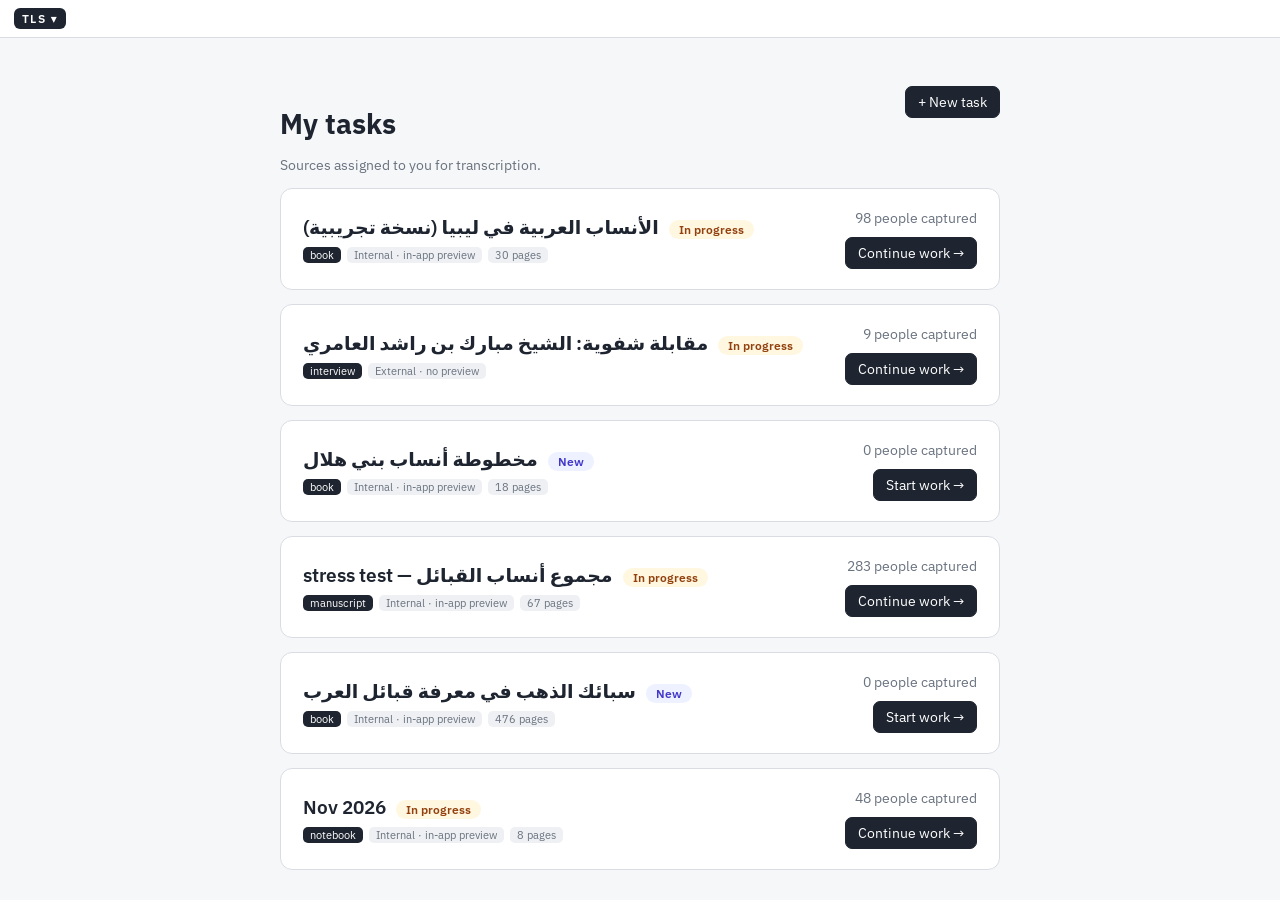
<file: index.html>
<!doctype html>
<html lang="en">
  <head>
    <meta charset="UTF-8" />
    <meta name="viewport" content="width=device-width, initial-scale=1.0" />
    <title>TLS — Tribal Lineage Solution</title>
    <link rel="preconnect" href="https://fonts.googleapis.com" />
    <link rel="preconnect" href="https://fonts.gstatic.com" crossorigin />
    <link
      href="https://fonts.googleapis.com/css2?family=IBM+Plex+Sans:wght@400;500;600&family=IBM+Plex+Sans+Arabic:wght@400;500;600&display=swap"
      rel="stylesheet"
    />
    <script type="module" crossorigin src="./assets/index-D-juotuM.js"></script>
    <link rel="stylesheet" crossorigin href="./assets/index-oFcf66VV.css">
  </head>
  <body>
    <div id="root"></div>
  </body>
</html>
</file>
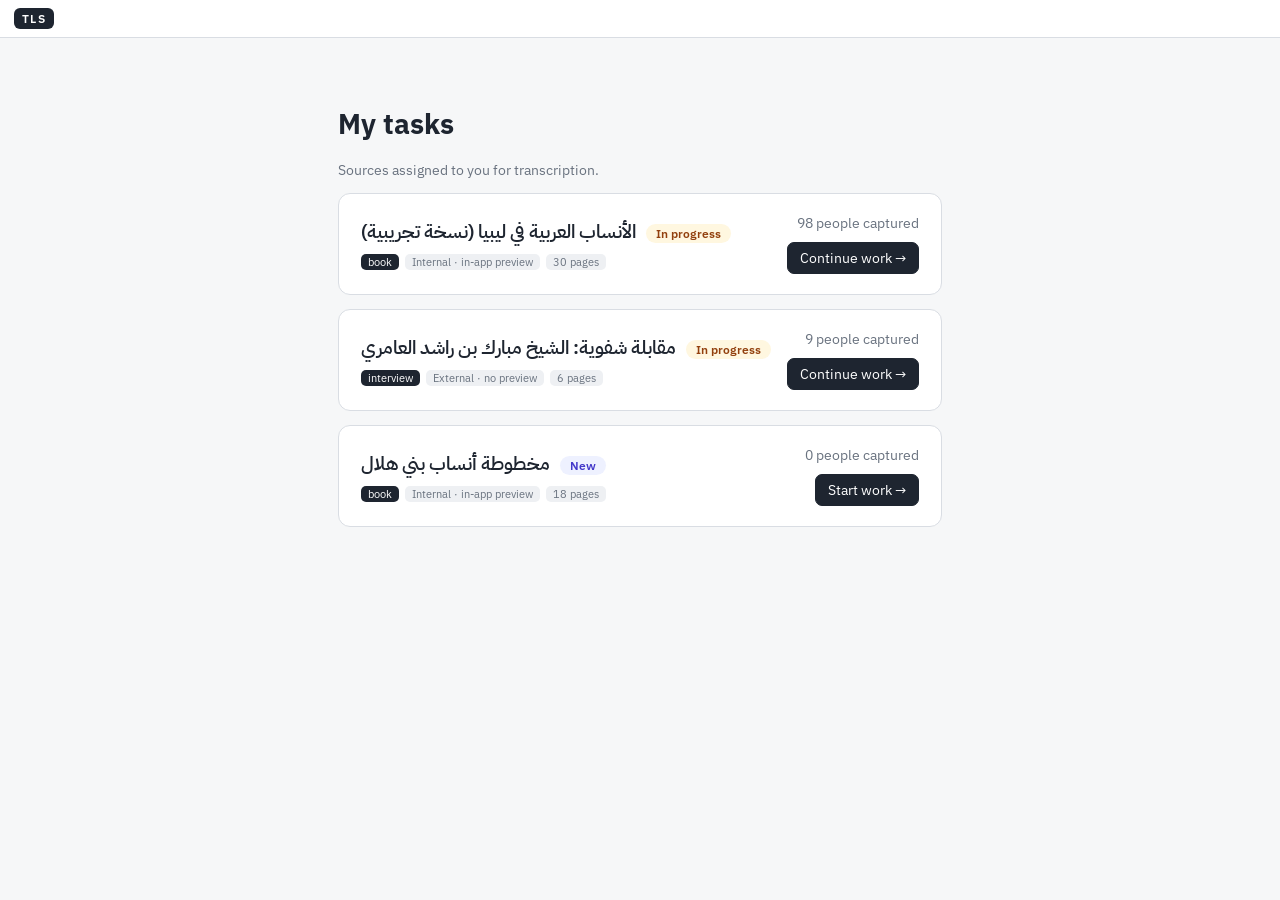
<file: v1/index.html>
<!doctype html>
<html lang="en">
  <head>
    <meta charset="UTF-8" />
    <meta name="viewport" content="width=device-width, initial-scale=1.0" />
    <title>TLS — Tribal Lineage Solution</title>
    <link rel="preconnect" href="https://fonts.googleapis.com" />
    <link rel="preconnect" href="https://fonts.gstatic.com" crossorigin />
    <link
      href="https://fonts.googleapis.com/css2?family=IBM+Plex+Sans:wght@400;500;600&family=IBM+Plex+Sans+Arabic:wght@400;500;600&display=swap"
      rel="stylesheet"
    />
    <script type="module" crossorigin src="./assets/index-Cw7aAJPZ.js"></script>
    <link rel="stylesheet" crossorigin href="./assets/index-Bs6hecqS.css">
  </head>
  <body>
    <div id="root"></div>
  </body>
</html>
</file>
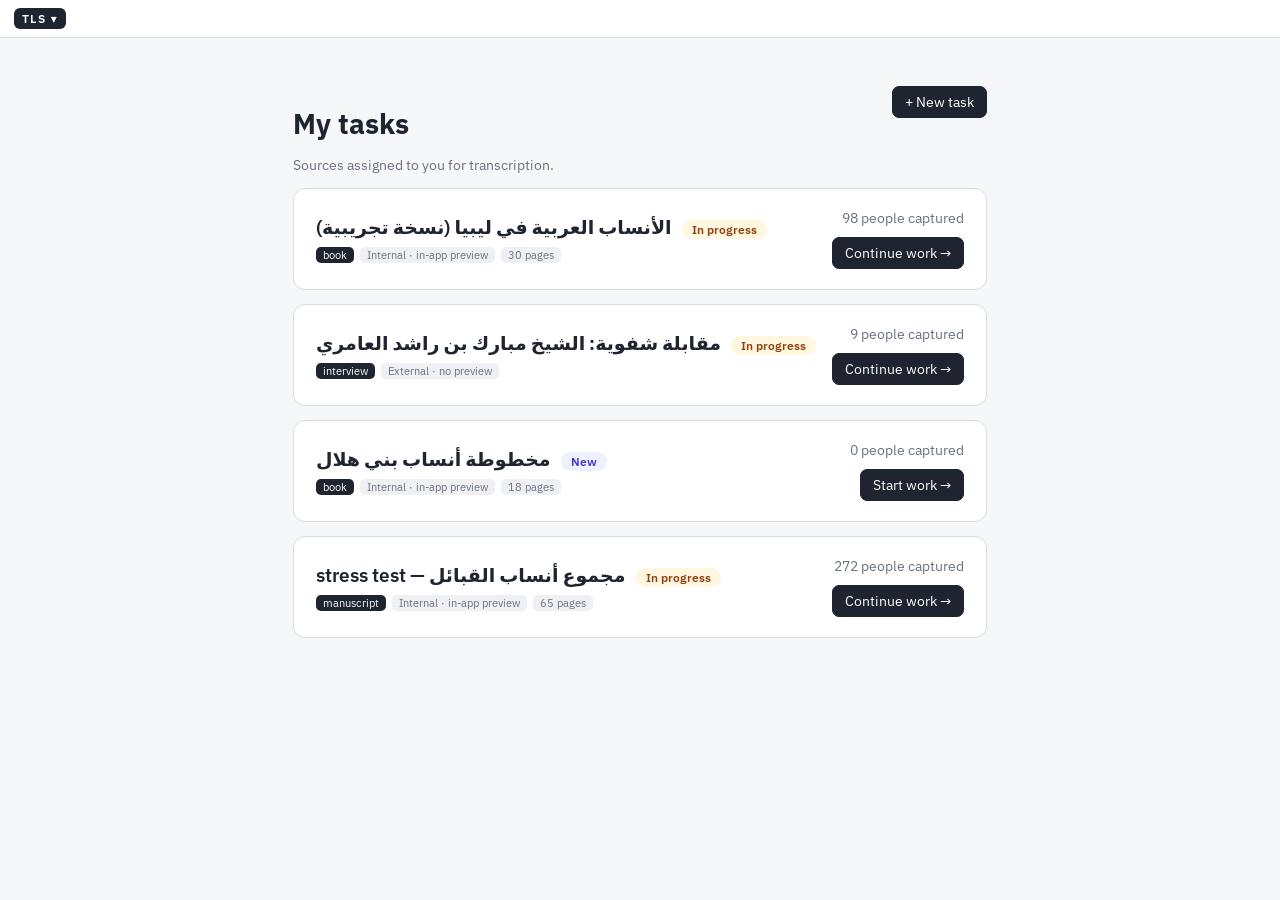
<file: v2/index.html>
<!doctype html>
<html lang="en">
  <head>
    <meta charset="UTF-8" />
    <meta name="viewport" content="width=device-width, initial-scale=1.0" />
    <title>TLS — Tribal Lineage Solution</title>
    <link rel="preconnect" href="https://fonts.googleapis.com" />
    <link rel="preconnect" href="https://fonts.gstatic.com" crossorigin />
    <link
      href="https://fonts.googleapis.com/css2?family=IBM+Plex+Sans:wght@400;500;600&family=IBM+Plex+Sans+Arabic:wght@400;500;600&display=swap"
      rel="stylesheet"
    />
    <script type="module" crossorigin src="./assets/index-Cqh8DP6S.js"></script>
    <link rel="stylesheet" crossorigin href="./assets/index-D0R8aoat.css">
  </head>
  <body>
    <div id="root"></div>
  </body>
</html>
</file>
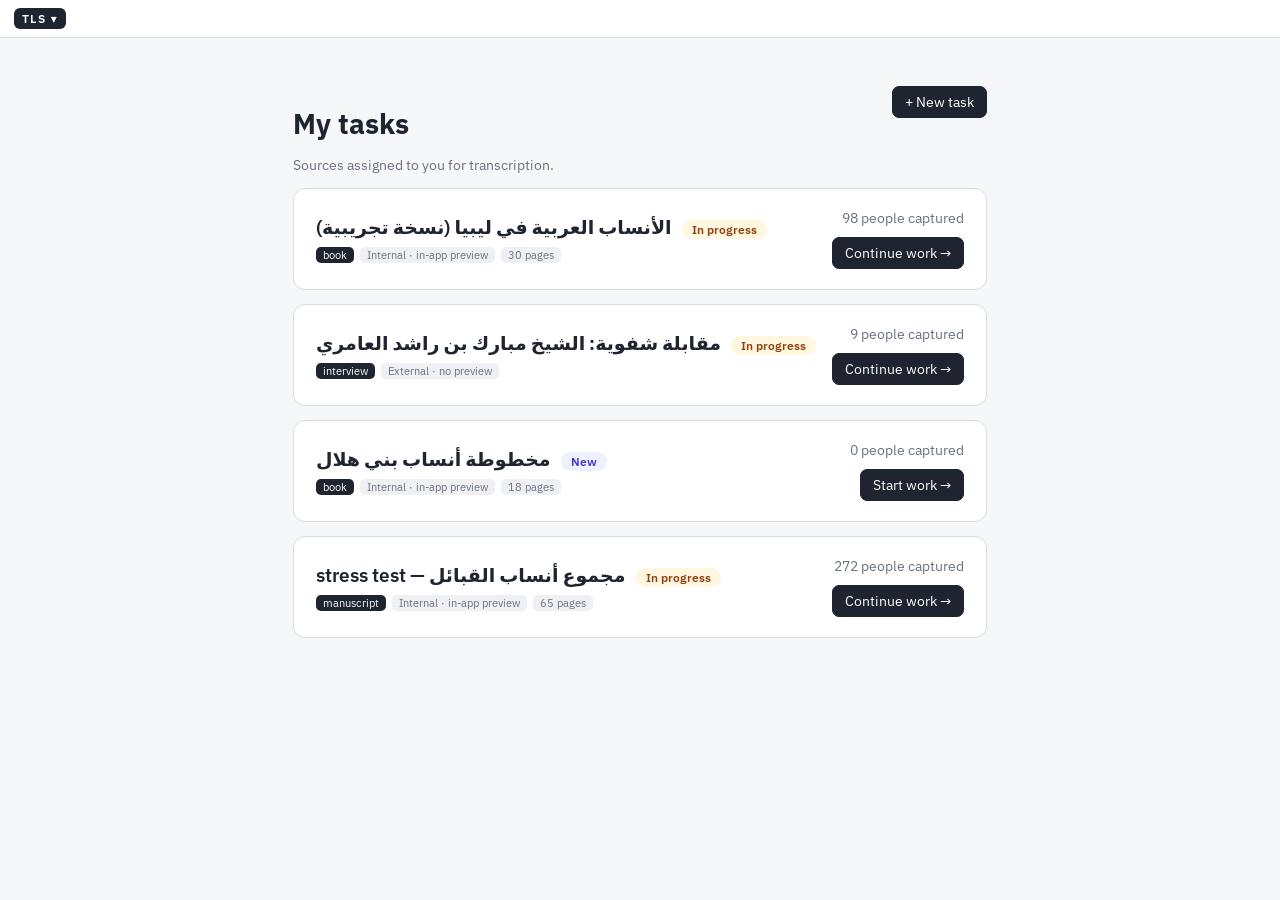
<file: v3/index.html>
<!doctype html>
<html lang="en">
  <head>
    <meta charset="UTF-8" />
    <meta name="viewport" content="width=device-width, initial-scale=1.0" />
    <title>TLS — Tribal Lineage Solution</title>
    <link rel="preconnect" href="https://fonts.googleapis.com" />
    <link rel="preconnect" href="https://fonts.gstatic.com" crossorigin />
    <link
      href="https://fonts.googleapis.com/css2?family=IBM+Plex+Sans:wght@400;500;600&family=IBM+Plex+Sans+Arabic:wght@400;500;600&display=swap"
      rel="stylesheet"
    />
    <script type="module" crossorigin src="./assets/index-y0WP7YAr.js"></script>
    <link rel="stylesheet" crossorigin href="./assets/index-CL5yv7mM.css">
  </head>
  <body>
    <div id="root"></div>
  </body>
</html>
</file>
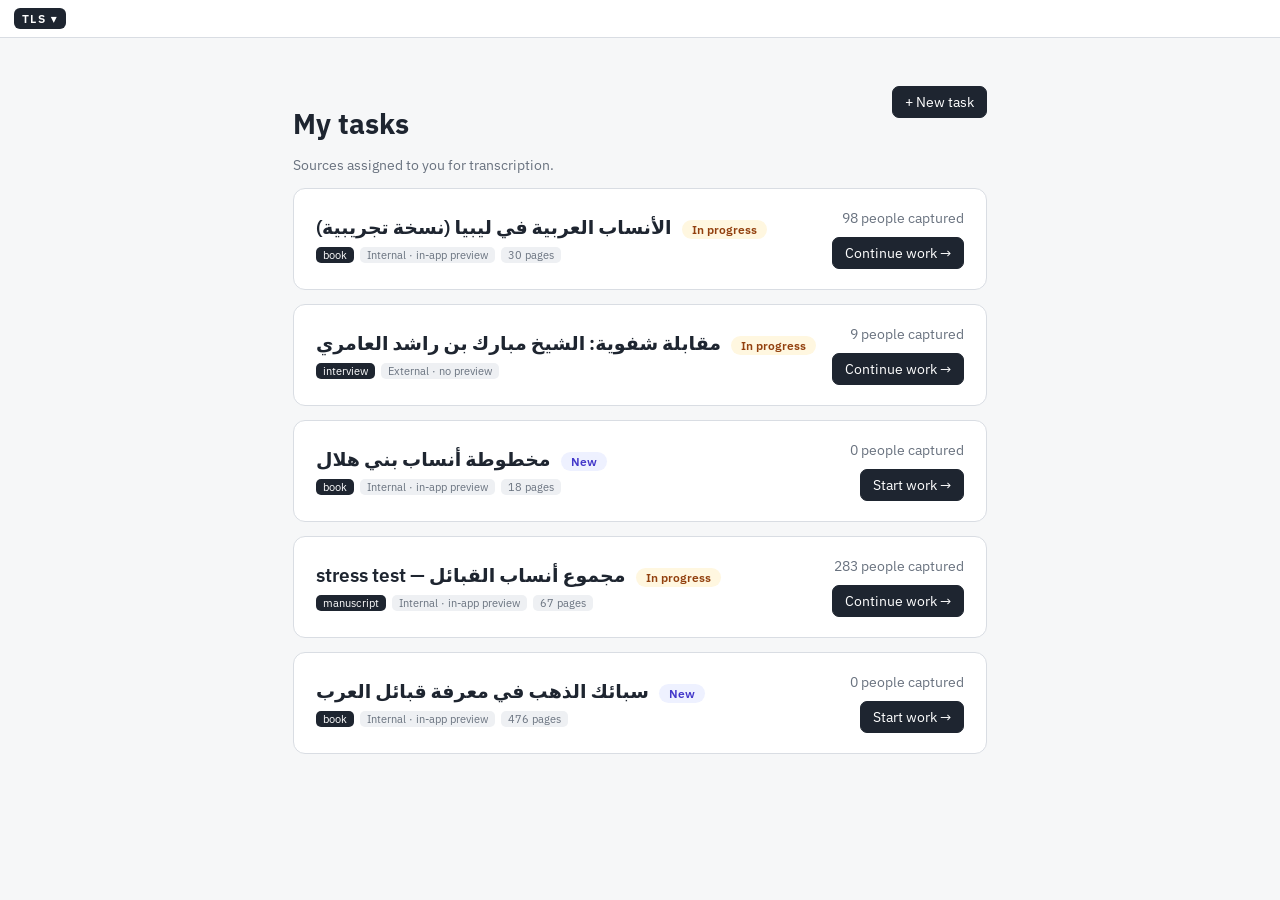
<file: v4/index.html>
<!doctype html>
<html lang="en">
  <head>
    <meta charset="UTF-8" />
    <meta name="viewport" content="width=device-width, initial-scale=1.0" />
    <title>TLS — Tribal Lineage Solution</title>
    <link rel="preconnect" href="https://fonts.googleapis.com" />
    <link rel="preconnect" href="https://fonts.gstatic.com" crossorigin />
    <link
      href="https://fonts.googleapis.com/css2?family=IBM+Plex+Sans:wght@400;500;600&family=IBM+Plex+Sans+Arabic:wght@400;500;600&display=swap"
      rel="stylesheet"
    />
    <script type="module" crossorigin src="./assets/index-CIl-innS.js"></script>
    <link rel="stylesheet" crossorigin href="./assets/index-DtKtodW8.css">
  </head>
  <body>
    <div id="root"></div>
  </body>
</html>
</file>
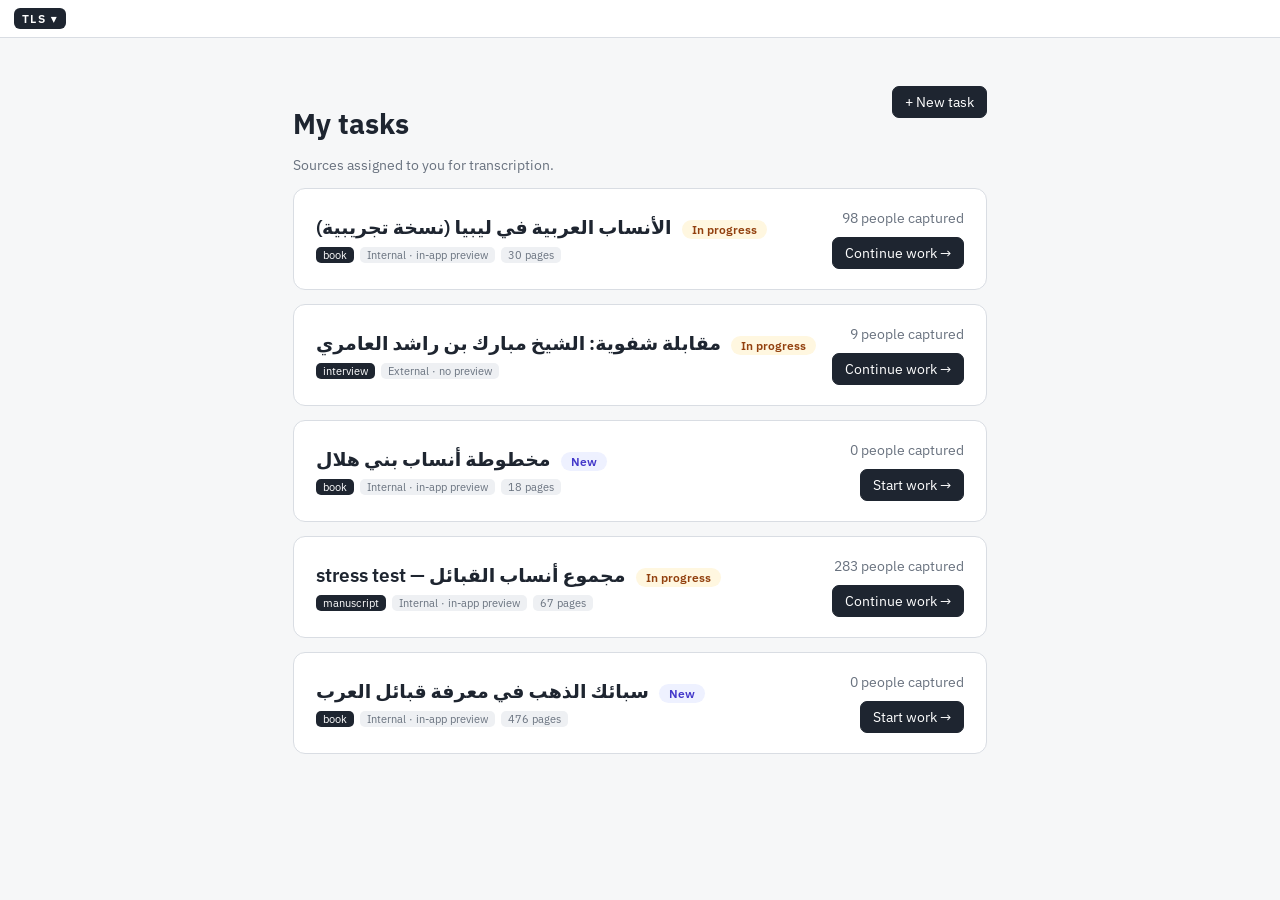
<file: v5/index.html>
<!doctype html>
<html lang="en">
  <head>
    <meta charset="UTF-8" />
    <meta name="viewport" content="width=device-width, initial-scale=1.0" />
    <title>TLS — Tribal Lineage Solution</title>
    <link rel="preconnect" href="https://fonts.googleapis.com" />
    <link rel="preconnect" href="https://fonts.gstatic.com" crossorigin />
    <link
      href="https://fonts.googleapis.com/css2?family=IBM+Plex+Sans:wght@400;500;600&family=IBM+Plex+Sans+Arabic:wght@400;500;600&display=swap"
      rel="stylesheet"
    />
    <script type="module" crossorigin src="./assets/index-Cb8gOAGR.js"></script>
    <link rel="stylesheet" crossorigin href="./assets/index-CwMjttRv.css">
  </head>
  <body>
    <div id="root"></div>
  </body>
</html>
</file>
<file: assets/index-oFcf66VV.css>
:root{--bg: #f6f7f8;--panel: #ffffff;--line: #d9dde3;--text: #1e2530;--muted: #69727f;--indiv: #64748b;--group: #0d9488;--group-bg: #f0fdfa;--group-line: #5eada6;--warn: #d97706;--warn-bg: #fffbeb;--sel: #4f46e5;--danger: #dc2626;--gold: #d4a017;--alliance: #a21caf;--alliance-bg: #fae8ff;--affil: #1d4ed8;--font: "IBM Plex Sans", system-ui, sans-serif;--font-ar: "IBM Plex Sans Arabic", "Geeza Pro", "IBM Plex Sans", sans-serif}*{box-sizing:border-box}html,body,#root{height:100%;margin:0}body{font-family:var(--font);color:var(--text);background:var(--bg);font-size:14px}[dir=rtl],.pname,.gname{font-family:var(--font-ar)}[dir=rtl]{font-size:1.06em}input,select,textarea,button{font:inherit;color:inherit}b[dir=rtl]{font-family:var(--font-ar)}.app{height:100%;display:flex;flex-direction:column;overflow:hidden}.spacer{flex:1}.muted{color:var(--muted)}.center{text-align:center}.pad{padding:12px}.sm{font-size:12px}.topbar{display:flex;align-items:center;gap:14px;padding:8px 14px;background:#fff;border-bottom:1px solid var(--line);flex:none;z-index:30}.brand-wrap{position:relative;flex:none}.brand{font-weight:600;letter-spacing:.12em;background:var(--text);color:#fff;padding:3px 8px;border-radius:6px;font-size:12px;border:none;cursor:pointer;font-family:inherit}.brand:hover{background:#000}.menu-note{padding:7px 10px 8px;font-size:11.5px;line-height:1.45;color:var(--muted);border-bottom:1px solid var(--line);margin-bottom:4px;max-width:250px}.menu-version{padding:8px 10px;font-size:11.5px;line-height:1.45;color:var(--text);border-bottom:1px solid var(--line);max-width:250px}.menu-version span{display:block;color:var(--muted);margin-top:2px}.taskctx{display:flex;align-items:center;gap:8px;white-space:nowrap;overflow:hidden}.taskctx b{font-size:15px}.badge{background:var(--text);color:#fff;border-radius:5px;padding:1px 7px;font-size:11px}.badge.light{background:#eef0f3;color:var(--muted)}.modetoggle{display:flex;gap:6px;align-items:center}.btn{border:1px solid var(--line);background:#fff;border-radius:7px;padding:6px 12px;cursor:pointer}.btn:hover:not(:disabled){border-color:#b9c0ca;background:#fafbfc}.btn:disabled{opacity:.45;cursor:default}.btn.primary{background:var(--text);border-color:var(--text);color:#fff}.btn.primary:hover:not(:disabled){background:#333e50}.btn.danger{color:var(--danger);border-color:#f3c1c1}.btn.danger:not(.ghost){background:#fef2f2}.btn.sm{padding:3px 9px;font-size:12px;border-radius:6px}.btn.lg{padding:10px 22px;font-size:15px}.linklike{border:none;background:none;color:var(--sel);cursor:pointer;padding:2px 4px}.linklike:hover{text-decoration:underline}.linklike:disabled{color:var(--muted);cursor:default;text-decoration:none;opacity:.6}.linklike.sm{font-size:12px}.seg{display:inline-flex;border:1px solid var(--line);border-radius:7px;overflow:hidden;background:#fff}.seg button{border:none;background:none;padding:4px 11px;cursor:pointer;color:var(--muted);border-right:1px solid var(--line)}.seg button:last-child{border-right:none}.seg button.active{background:var(--text);color:#fff}.chip{display:inline-flex;align-items:center;gap:4px;border:1px solid var(--line);background:#fff;border-radius:999px;padding:2px 10px;font-size:12.5px}.chip.amber{border-color:#f2d197;background:var(--warn-bg);color:var(--warn)}.chip.quiet{border-color:transparent;background:none;color:var(--muted);padding-left:4px;padding-right:4px}.chip.quiet:hover{border-color:var(--line);background:#fff;color:var(--text)}.chip.pick{cursor:pointer}.chip.pick:hover{border-color:var(--sel)}.chip.pick.active{background:var(--sel);border-color:var(--sel);color:#fff}.chip.page{padding:0;overflow:hidden}.chip .chipmain{border:none;background:none;padding:3px 4px 3px 12px;cursor:pointer;font-weight:500}.chipx{border:none;background:none;color:var(--muted);cursor:pointer;padding:2px 8px;border-radius:999px}.chipx:hover{color:var(--danger)}.tabs{display:flex;gap:2px;border-bottom:1px solid var(--line);margin:10px 0 8px}.tabs button{border:none;background:none;padding:6px 12px;cursor:pointer;color:var(--muted);border-bottom:2px solid transparent;margin-bottom:-1px}.tabs button.active{color:var(--text);border-bottom-color:var(--sel);font-weight:500}.tabs .cnt{color:var(--muted);font-size:11.5px}.tl-scroll{flex:1;min-height:0;overflow-y:auto}.tasklist{max-width:760px;margin:48px auto;padding:0 20px}.tl-head{display:flex;align-items:flex-start;justify-content:space-between;gap:16px}.tl-head h1{margin-bottom:0}.task-actions{display:flex;align-items:center;gap:12px}.linklike.danger{color:var(--danger)}.taskcard{display:flex;width:100%;align-items:center;justify-content:space-between;gap:16px;text-align:left;background:#fff;border:1px solid var(--line);border-radius:12px;padding:20px 22px;cursor:pointer;margin-bottom:14px}.taskcard:hover{border-color:#b9c0ca;box-shadow:0 2px 10px #141e320f}.taskname{font-size:19px;font-weight:600;display:inline-block;margin-bottom:8px}.statuschip{display:inline-flex;align-items:center;gap:6px;border-radius:999px;padding:2px 10px;font-size:11.5px;font-weight:600;margin-bottom:8px}.statuschip.new{background:#eef1ff;color:#4338ca}.statuschip.inprogress{background:#fff7e0;color:#92400e}.statuschip.transcribed{background:#dcfce7;color:#15803d}.taskcard .statuschip{margin-left:10px}.badges{display:flex;gap:6px}.task-side{display:flex;flex-direction:column;align-items:flex-end;gap:10px}.overview{flex:1;display:flex;min-height:0}.ov-left{width:340px;flex:none;background:var(--panel);border-right:1px solid var(--line);display:flex;flex-direction:column;padding:12px;min-height:0}.ov-list{flex:1;overflow-y:auto;min-height:0}.ov-row{display:flex;width:100%;align-items:baseline;gap:8px;padding:7px 8px;border:none;background:none;border-bottom:1px solid #eef0f3;cursor:pointer;text-align:right}.ov-row:hover{background:#f4f6fa}.ov-name{font-weight:600;font-size:14px}.ov-chain{color:var(--muted);font-size:12px;flex:1;text-align:right;overflow:hidden;text-overflow:ellipsis;white-space:nowrap}.ov-page{color:var(--muted);font-size:12px;flex:none}.ov-tree{flex:1;position:relative;display:flex;flex-direction:column;min-width:0}.ov-hint{padding:4px 12px;font-size:12px;border-top:1px solid var(--line);background:#fff}.ov-foot{padding-top:8px;border-top:1px solid var(--line)}.emptystate{margin:90px auto;text-align:center}.frow.center{justify-content:center}.chainsearch{position:relative}.cs-box{display:flex;flex-wrap:wrap;align-items:center;gap:5px;border:1px solid var(--line);border-radius:8px;background:#fff;padding:5px 8px}.cs-box:focus-within{border-color:var(--sel);box-shadow:0 0 0 3px #4f46e51a}.cs-box input{border:none;outline:none;flex:1;min-width:90px;padding:3px;background:none}.cs-box .chipx{flex:none}.cs-token{display:inline-flex;align-items:center;gap:4px;background:#eef1ff;border-radius:6px;padding:1px 4px 1px 8px;font-family:var(--font-ar)}.cs-bin{color:var(--muted);font-size:11px;font-style:normal}.cs-suggest{display:flex;gap:5px;flex-wrap:wrap;padding:6px 2px}.cs-results{border:1px solid var(--line);border-radius:8px;margin-top:4px;max-height:300px;overflow-y:auto;background:#fff}.cs-row{display:flex;width:100%;justify-content:space-between;gap:8px;padding:7px 10px;border:none;border-bottom:1px solid #eef0f3;background:none;cursor:pointer}.cs-row:hover{background:#f4f6fa}.cs-chain{font-weight:500}.cs-page{color:var(--muted);font-size:12px}.workspace{flex:1;display:flex;min-height:0}.ws-panel{width:360px;flex:none;background:var(--panel);overflow-y:auto;min-height:0}.ws-main{flex:1;display:flex;flex-direction:column;min-width:0;min-height:0}.wstabs{padding:0 12px;background:#fff;margin:0}.ws-content{flex:1;display:flex;min-height:0;position:relative}.ws-tree{flex:1;display:flex;flex-direction:column;min-width:0;position:relative}.ws-source.overlay{position:absolute;top:0;right:0;bottom:0;left:0;z-index:12}.ws-source:not(.overlay){flex:none;min-width:0;background:var(--panel);overflow:hidden;display:flex;flex-direction:column}.ws-source:not(.overlay)>*{flex:1;min-height:0;overflow-y:auto}.ws-layout{position:relative;flex:none;align-self:center}.ws-layout-btn{display:flex;align-items:center;gap:6px;border:1px solid var(--line);background:#fff;border-radius:7px;padding:3px 8px;font-size:12.5px;cursor:pointer;color:var(--text)}.ws-layout-btn:hover,.ws-layout-btn.open{border-color:#b9c0ca;background:#fafbfc}.ws-layout-btn .wl-art{width:28px;height:20px}.wl-btn-label{color:var(--muted)}.ws-layout-btn:hover .wl-btn-label,.ws-layout-btn.open .wl-btn-label{color:var(--text)}.wl-chev{width:12px;height:12px;flex:none;color:var(--muted);transition:transform .12s}.wl-sep{height:1px;background:var(--line);margin:4px 6px}.wl-shows{display:flex;flex-direction:column;align-items:flex-start;gap:4px;padding:2px 10px 6px}.wl-shows-head{font-size:11px;text-transform:uppercase;letter-spacing:.06em;color:var(--muted);margin-bottom:2px}.ws-layout-menu .wl-toggle{width:auto}.ws-layout-menu .wl-toggle:hover:not(:disabled){background:#fff}.ws-layout-menu .wl-toggle:disabled{opacity:.45;cursor:default}.ws-tree.is-hidden{display:none}.canvas-empty{position:absolute;top:0;right:0;bottom:0;left:0;display:flex;align-items:center;justify-content:center;text-align:center;background:var(--bg);z-index:4}.canvas-empty h3{margin:0 0 4px;font-size:15px}.canvas-empty p{margin:0 0 12px}.ws-source.solo{flex:1;width:auto}.ws-layout-btn.open .wl-chev{transform:rotate(180deg)}.ws-layout .ws-layout-menu{right:0;left:auto;min-width:260px}.ws-layout-menu button{display:flex;align-items:center;gap:10px;width:100%;text-align:left;border:none;background:none;padding:7px 10px;cursor:pointer;border-radius:6px}.ws-layout-menu button:hover{background:#f4f6fa}.ws-layout-menu button.active{background:#eef1ff}.wl-text{min-width:0}.wl-name{display:block;font-weight:500}.wl-hint{display:block;font-size:11.5px;color:var(--muted);margin-top:1px}.wl-art{width:46px;height:32px;flex:none}.wl-frame{fill:#fff;stroke:var(--line)}.wl-list,.wl-tab{fill:#e7ebf1}.wl-tab.on{fill:var(--sel)}.wl-fill{fill:#f4e3c8}.wl-tree{fill:#dbe4f5}.ws-panel{display:flex;flex-direction:column;overflow:hidden}.ws-panel>*{flex:1;min-height:0}.ws-panel .panel{overflow-y:auto}.ws-divider{flex:none;width:5px;margin:0 -2px;position:relative;z-index:5;cursor:col-resize;background:none;border:none;padding:0;touch-action:none}.ws-divider:before{content:"";position:absolute;top:0;right:2px;bottom:0;left:2px;background:var(--line)}.ws-divider:hover:before,.ws-divider:focus-visible:before,.ws-divider.dragging:before{background:var(--sel);top:0;right:1px;bottom:0;left:1px}.ws-divider:focus-visible{outline:none}.ws-divider-grip{position:absolute;top:50%;left:50%;width:3px;height:26px;transform:translate(-50%,-50%);border-radius:2px;background:var(--sel);opacity:0;transition:opacity .12s}.ws-divider:hover .ws-divider-grip,.ws-divider:focus-visible .ws-divider-grip,.ws-divider.dragging .ws-divider-grip{opacity:1}body:has(.ws-divider.dragging){cursor:col-resize;-webkit-user-select:none;user-select:none}.ws-divider-collapse{position:absolute;top:50%;left:50%;transform:translate(-50%,-50%);width:18px;height:34px;padding:0;display:flex;align-items:center;justify-content:center;border:1px solid var(--line);border-radius:5px;background:#fff;color:var(--muted);font-size:13px;line-height:1;cursor:pointer;opacity:0;transition:opacity .12s;z-index:6}.ws-divider.has-collapse:hover .ws-divider-collapse,.ws-divider.has-collapse:focus-within .ws-divider-collapse{opacity:1}.ws-divider-collapse:hover{border-color:var(--sel);color:var(--sel)}.ws-divider.is-collapsed{cursor:default}.ws-divider.is-collapsed:before{background:var(--line)}.ws-divider.is-collapsed .ws-divider-collapse{opacity:1;left:100%;transform:translate(-2px,-50%)}.ws-divider.is-collapsed:hover:before{background:var(--line);top:0;right:2px;bottom:0;left:2px}.tree-wrap{flex:1;position:relative;overflow:hidden;background:radial-gradient(circle,#e6e9ee 1px,transparent 1px) 0 0/26px 26px,var(--bg);min-height:0;touch-action:none}.tree-svg{width:100%;height:100%;display:block;cursor:grab}.tree-svg:active{cursor:grabbing}.edge{fill:none;stroke:#9aa4b1;stroke-width:1.6}.edge.dashed,.edge.gap{stroke-dasharray:5 4}.edge.away{opacity:.75}.edge.membership{stroke:var(--group);stroke-width:1;stroke-dasharray:2 4;opacity:.6}.edge.dual{stroke:var(--group);stroke-width:1.6;stroke-dasharray:1 4;stroke-linecap:round;opacity:.9}.edge.confed{stroke:var(--alliance);stroke-width:1.8;stroke-dasharray:4 4;opacity:.8}.group-focus .edge.confed{opacity:.14}.group-focus .edge.confed.focus{opacity:1;stroke-dasharray:none}.edge.affil{stroke:var(--affil);stroke-width:1.8;opacity:.95;fill:none}.group-focus .edge.affil{opacity:.14}.edge.gedge{stroke:var(--group);stroke-width:1.6;opacity:.8}.junction{fill:#6b7280}.edge.ended,.junction.ended{opacity:.32}.wife-focus .edge,.wife-focus .junction{opacity:.14}.wife-focus .edge.lit{opacity:1;stroke:#4b5563;stroke-width:2.2}.wife-focus .junction.lit{opacity:1}.wife-focus .edge.lit.ended,.wife-focus .junction.lit.ended{opacity:.5}.leader{color:var(--gold)}.leaderframe{fill:none;stroke:currentColor}.leaderframe.outer{stroke-width:1.8;opacity:.95}.leaderframe.inner{stroke-width:.9;opacity:.5;stroke-dasharray:3 3}.crown-bg{fill:var(--gold);stroke:none}.crown{fill:#fff;stroke:none;stroke-linejoin:round}.tree-edge-hit{fill:none;stroke:transparent;stroke-width:16;cursor:pointer;pointer-events:stroke}.edge-title-hit{fill:none;stroke:transparent;stroke-width:14;pointer-events:stroke}.linetip{position:absolute;z-index:26;background:var(--text);color:#fff;border-radius:7px;padding:4px 10px;font-size:12px;font-family:var(--font-ar);pointer-events:none;white-space:nowrap;box-shadow:0 4px 12px #0a0f1e4d}.edge-plus{pointer-events:none}.edge-plus-inner{animation:plus-pop .15s ease-out}.edge-plus circle{fill:#fff;stroke:var(--sel);stroke-width:1.6;filter:drop-shadow(0 1px 3px rgba(79,70,229,.35))}.edge-plus path{stroke:var(--sel);stroke-width:1.8;stroke-linecap:round}@keyframes plus-pop{0%{transform:scale(.5);opacity:0}}.tree-chip{cursor:pointer}.chipbg{fill:var(--warn-bg);stroke:var(--warn);stroke-width:1.2}.chipbg.named{fill:#fff;stroke:var(--line)}.chipbg.dash{stroke-dasharray:5 4}.tree-chip:hover .chipbg.empty{fill:var(--warn)}.tree-chip:hover .chipbg.empty+.chiptext{fill:#fff}.chiptext{font-size:11px;fill:var(--muted);font-family:var(--font-ar)}.chiptext.warn{fill:var(--warn);font-weight:700;font-family:var(--font)}.chiptext.gens{fill:var(--muted);font-family:var(--font)}.tree-node{cursor:pointer}.tree-node.dim{opacity:.22}.tree-node.group.dim{opacity:.45}.group-focus .edge{opacity:.35}.group-focus .edge.gedge{opacity:.75}.group-focus .edge.membership{opacity:.12}.group-focus .edge.membership.focus{opacity:1;stroke-width:1.6;stroke-dasharray:none}.group-focus .edge.dual.focus{opacity:1}.group-focus .junction{opacity:.35}.person-focus .edge.membership{opacity:.1}.person-focus .edge.membership.focus{opacity:1;stroke-width:1.6;stroke-dasharray:none}.person-focus .edge.dual{opacity:.25}.person-focus .edge.dual.focus{opacity:1}.tree-node .card{fill:#fff;stroke:var(--indiv);stroke-width:1.2}.tree-node:hover .card{stroke:#3f4c63}.tree-node.selected .card{stroke:var(--sel);stroke-width:2.4;filter:drop-shadow(0 2px 6px rgba(79,70,229,.25))}.pname{font-size:15px;font-weight:600;fill:var(--text)}.pmeta{font-size:11px;fill:var(--muted)}.pmeta.warn{fill:var(--warn);font-weight:600}.dualcorner{fill:var(--group);opacity:.9}.collapsebadge{fill:var(--text)}.collapsetext{fill:#fff;font-size:10px}.collapseclick{cursor:pointer}.collapseclick:hover .collapsebadge{fill:var(--sel)}.tree-tooltip{position:absolute;z-index:25;width:282px;background:#fff;border:1px solid var(--line);border-radius:11px;box-shadow:0 10px 30px #141e322e;padding:11px 13px;pointer-events:none;animation:tip-in .15s ease-out;font-size:12.5px}@keyframes tip-in{0%{opacity:0;transform:translateY(4px)}}.tip-name{font-family:var(--font-ar);font-size:16px;font-weight:600}.tip-chain{font-family:var(--font-ar);color:var(--muted);font-size:12.5px;margin-bottom:6px}.tip-row{display:flex;gap:8px;padding:2px 0}.tip-k{color:var(--muted);width:94px;flex:none}.tip-v{font-weight:500}.tip-dual{margin-top:6px;color:#0f766e;background:var(--group-bg);border-radius:6px;padding:2px 8px;display:inline-block;font-size:11.5px}.gcard{fill:var(--group-bg);stroke:var(--group-line);stroke-width:1.6}.gcard.confed{fill:var(--alliance-bg);stroke:var(--alliance);stroke-width:2.2}.gnode.confed .gname{fill:#701a75}.gnode.confed .gmeta{fill:var(--alliance)}.confedcorner{fill:var(--alliance);opacity:.85}.memcorner{fill:var(--group);opacity:.9}.tree-node.group.selected .gcard{stroke:var(--sel)!important;stroke-width:2.4}.gname{font-size:14.5px;font-weight:600;fill:#115e59}.gmeta{font-size:11px;fill:#0f766e;font-family:var(--font-ar)}.dualdot{fill:#fff;stroke:var(--indiv);stroke-width:1.4}.tree-overlay{position:absolute;z-index:10}.tree-chrome{top:10px;left:12px;right:12px;display:flex;gap:8px;align-items:center;flex-wrap:wrap;pointer-events:none}.tree-chrome>*{pointer-events:auto}.toggle-wrap{position:relative}.chrome-tip{position:absolute;top:calc(100% + 6px);right:0;width:260px;background:#fff;border:1px solid var(--line);border-radius:9px;box-shadow:0 6px 18px #141e3224;padding:8px 10px;font-size:12px;line-height:1.45;color:var(--text);z-index:41}.chrome-tip .muted.sm{margin-top:4px;font-size:11.5px}.toggle-pill{display:inline-flex;align-items:center;gap:8px;border:1px solid var(--line);background:#fff;border-radius:999px;padding:4px 12px 4px 8px;font-size:12.5px;color:var(--muted);cursor:pointer}.toggle-pill:hover{border-color:#b9c0ca}.toggle-pill:disabled{opacity:.5;cursor:default}.toggle-pill:disabled:hover{border-color:var(--line)}.toggle-pill.on{color:var(--text);border-color:#cdd4de}.toggle-track{width:26px;height:15px;border-radius:999px;background:#d7dce4;position:relative;transition:background .12s;flex:none}.toggle-pill.on .toggle-track{background:var(--sel)}.toggle-knob{position:absolute;top:2px;left:2px;width:11px;height:11px;border-radius:50%;background:#fff;transition:left .12s}.toggle-pill.on .toggle-knob{left:13px}.treechip{background:#fff;cursor:pointer}.treechip:hover{border-color:var(--sel)}.tree-tribal{bottom:12px;left:12px;right:56px;display:flex;flex-wrap:wrap;align-items:center;gap:8px;pointer-events:none}.tree-tribal>*{pointer-events:auto}.tree-tribal .leftmost{order:-1}.tree-tribal .chrome-tip{top:auto;bottom:calc(100% + 6px);right:auto;left:0}.tree-zoom{bottom:12px;right:12px;display:flex;flex-direction:column;gap:4px}.tree-zoom button{width:30px;height:30px;border:1px solid var(--line);background:#fff;border-radius:7px;cursor:pointer}.newbtn-wrap,.tb-menu-wrap{position:relative}.tree-toolbar{transform:translate(-50%,-100%);display:flex;gap:4px;background:#fff;border:1px solid var(--line);border-radius:9px;padding:4px;box-shadow:0 4px 14px #141e321f;white-space:nowrap}.tb{border:none;background:none;padding:4px 8px;border-radius:6px;cursor:pointer;font-size:12.5px}.tb:hover:not(:disabled){background:#eef1ff;color:var(--sel)}.tb:disabled{opacity:.4;cursor:default}.menu{position:absolute;top:calc(100% + 4px);left:0;background:#fff;border:1px solid var(--line);border-radius:9px;box-shadow:0 6px 18px #141e3224;display:flex;flex-direction:column;min-width:190px;padding:4px;z-index:40}.menu.right{left:auto;right:0}.sourcemenu{margin-left:2px}.sourcemenu>.btn{padding-left:9px;padding-right:9px;letter-spacing:1px}.menu button{border:none;background:none;text-align:left;padding:7px 10px;border-radius:6px;cursor:pointer}.menu button:hover{background:#f2f4f8}.menu button.danger{color:var(--danger)}.menu button.menu-expand{display:flex;align-items:center;justify-content:space-between;gap:8px}.menu button.menu-expand[aria-expanded=true]{background:#f2f4f8}.menu-chev{color:var(--muted);font-size:10px}.menu-sub{display:flex;flex-direction:column;margin:2px 0 4px 8px;padding-left:6px;border-left:2px solid var(--line)}.menu-sub button{display:flex;align-items:center;justify-content:space-between;gap:10px;border:none;background:none;text-align:left;padding:6px 8px;border-radius:6px;cursor:pointer;font-size:12.5px;color:var(--danger)}.menu-sub button:hover{background:#fef2f2}.menu-count{color:var(--muted);font-size:11px;font-variant-numeric:tabular-nums}.pop{background:#fff;border:1px solid var(--line);border-radius:10px;box-shadow:0 8px 24px #141e3229;padding:8px;min-width:230px;max-width:320px;transform:translate(-50%)}.pop-title{font-weight:600;padding:2px 4px 8px;font-size:13px}.pop-item{display:block;width:100%;text-align:left;border:none;background:none;padding:7px 9px;border-radius:6px;cursor:pointer}.pop-item:hover{background:#f2f4f8}.pop-item.strong{font-weight:600;color:var(--sel)}.pop-item.danger{color:var(--danger)}.pop-status{border-top:1px solid #eceff3;border-bottom:1px solid #eceff3;margin:4px 0;padding:4px 0}.pop-status .pop-sub{font-size:11px;text-transform:uppercase;letter-spacing:.4px;color:#6b7280;padding:4px 9px 2px}.pop-item.check{padding:5px 9px}.pop-item.check .tick{display:inline-block;width:14px;color:#9aa4b1}.pop-item.check.on{font-weight:600}.pop-item.check.on .tick{color:var(--sel)}.pop-row{display:flex;gap:6px;flex-wrap:wrap;padding:4px}.pop-search{width:100%;border:1px solid var(--line);border-radius:8px;padding:6px 9px;margin-bottom:6px;outline:none}.pop-search:focus{border-color:var(--sel);box-shadow:0 0 0 3px #4f46e51a}.pop-list{max-height:220px;overflow-y:auto}.pop-list.tall{max-height:300px}.panel{padding:14px;display:flex;flex-direction:column;min-height:100%}.panel.empty{justify-content:center}.panel-head{display:flex;align-items:center;gap:10px;margin-bottom:8px}.panel-head .savedtick{margin-left:auto}.backbtn{border:1px solid var(--line);background:#fff;border-radius:7px;width:28px;height:26px;cursor:pointer;font-size:14px;line-height:1;flex:none}.backbtn:hover{border-color:var(--sel);color:var(--sel)}.panel-id{padding:2px 2px 10px;border-bottom:0}.idrow{display:flex;align-items:center;gap:10px;flex-direction:row-reverse;justify-content:flex-end}.idname{font-family:var(--font-ar);font-size:22px;font-weight:600;line-height:1.35;flex:1}.panel-id .chainline{padding:2px 0 0}.tabbody{padding-top:2px}.entitylist{display:flex;flex-direction:column;height:100%;padding:12px}.entitylist .ov-list{flex:1;overflow-y:auto;min-height:0}.typebadge{font-size:11.5px;font-weight:600;letter-spacing:.04em;padding:3px 10px;border-radius:6px;text-transform:uppercase}.typebadge.person{background:#eceff3;color:#3f4c63}.typebadge.group{background:var(--group-bg);color:var(--group);border:1px solid #99f6e4}.typebadge.dual{background:linear-gradient(100deg,#eceff3 50%,var(--group-bg) 50%);color:#115e59;border:1px solid #99f6e4}.savedtick{color:#059669;font-size:12px;opacity:0;transition:opacity .25s}.savedtick.show{opacity:1}.field{display:flex;flex-direction:column;gap:4px;margin-bottom:10px;flex:1}.flabel{font-size:11.5px;color:var(--muted);font-weight:500;letter-spacing:.02em}.field input,.field select,.panel textarea{border:1px solid var(--line);border-radius:7px;padding:7px 10px;background:#fff;width:100%}.field input:focus,.panel textarea:focus{outline:2px solid #c7d2fe;border-color:var(--sel)}.field.warn input{border-color:#f2d197}.warnmark{color:var(--warn);font-style:normal;font-size:11px}.nameinput{font-size:17px!important;font-weight:600}.frow{display:flex;gap:10px}.addrow{display:flex;align-items:center;gap:8px}.addrow input{max-width:110px}.chainline{color:var(--muted);padding:4px 2px 10px;font-size:13.5px;display:flex;align-items:baseline;gap:4px}.chainline .chaintext{flex:1;min-width:0;white-space:nowrap;overflow:hidden;text-overflow:ellipsis}.chainline.open .chaintext{white-space:normal;overflow:visible}.chainmore{flex:none}.chainlink{border:none;background:none;padding:0;font:inherit;font-family:var(--font-ar);color:var(--sel);cursor:pointer}.chainlink:hover{text-decoration:underline}.chainmore{border:1px solid var(--line);background:#fff;border-radius:999px;padding:0 7px;margin-inline-start:4px;font-size:11px;color:var(--muted);cursor:pointer}.chainmore:hover{color:var(--sel);border-color:var(--sel)}.namewrap{position:relative}.dupbox{border:1px solid #c7d2fe;background:#f5f7ff;border-radius:9px;padding:8px 10px;margin:-4px 0 12px}.dup-head{font-size:12px;font-weight:600;color:var(--sel);margin-bottom:6px}.dup-row{display:flex;align-items:center;gap:8px;padding:4px 0}.dup-name{flex:1;font-size:13.5px;overflow:hidden;text-overflow:ellipsis;white-space:nowrap}.dup-page{color:var(--muted);font-size:11.5px;flex:none}.banner{display:flex;flex-direction:column;gap:8px;background:#eef1ff;border:1px solid #c7d2fe;border-radius:9px;padding:10px 12px;margin-bottom:12px}.bactions{display:flex;gap:8px}.groupfacet{border:1px solid #99f6e4;background:var(--group-bg);border-radius:10px;padding:10px 12px 2px;margin-bottom:12px}.facet-title{font-weight:600;color:#115e59;font-size:12.5px;margin-bottom:8px}.more details{border:1px solid var(--line);border-radius:9px;padding:8px 12px;margin-bottom:8px}.eventcard{border:1px solid var(--line);border-radius:9px;padding:8px 10px 2px;margin-bottom:8px;background:#fafbfd}.event-head{display:flex;justify-content:space-between;align-items:center;margin-bottom:4px}.chiprow{display:flex;flex-wrap:wrap;gap:6px;align-items:center}.chiprow input{flex:1;min-width:90px}.more summary{cursor:pointer;font-weight:500;color:var(--muted)}.more details[open] summary{margin-bottom:8px}.idlink-svg{font-size:11px;fill:var(--muted);text-decoration:underline;cursor:pointer}.idlink-svg:hover{fill:var(--sel)}.idlink{border:none;background:none;color:var(--muted);font-size:11.5px;text-decoration:underline;cursor:pointer;padding:0 2px}.idlink:hover{color:var(--sel)}.linkage-intro{background:#f5f7ff;border:1px solid #c7d2fe;border-radius:10px;padding:12px 14px;margin-bottom:16px;position:relative}.linkage-intro:after{content:"";position:absolute;left:0;right:0;bottom:-9px;border-bottom:1px solid var(--line)}.linkage-desc{margin:0 0 6px;font-weight:600;font-size:14px;color:#3730a3}.linkage-hintrow{display:flex;align-items:baseline;gap:10px}.linkage-hintrow .linklike{flex:none;white-space:nowrap;font-weight:600}.linkbyid{display:flex;gap:6px;margin-top:8px}.linkbyid input{flex:1;border:1px solid var(--line);border-radius:7px;padding:5px 9px}.linkbyid select{border:1px solid var(--line);border-radius:7px;padding:4px}.links .lsec{margin-bottom:12px;border:1px solid var(--line);border-radius:10px;background:#fafbfd;overflow:hidden}.lhead{display:flex;justify-content:space-between;align-items:center;font-size:12px;font-weight:600;color:var(--muted);text-transform:uppercase;letter-spacing:.05em;padding:8px 12px;background:#f1f3f7;border-bottom:1px solid var(--line)}.lsec>:not(.lhead){margin:0 12px}.lsec>.muted.sm{display:block;padding:8px 0}.lrow{display:flex;align-items:center;gap:7px;padding:7px 0;border-bottom:1px solid #e8ebef}.lsec .lrow:last-child{border-bottom:none}.lname{border:none;background:none;cursor:pointer;font-size:14px;font-weight:500;padding:2px 0}.lname:hover{color:var(--sel)}.lrow select{border:1px solid var(--line);border-radius:6px;padding:1px 4px;font-size:12px}.lrow select.mstatus.ended{color:#6b7280;background:#f4f5f7}.panel-foot{margin-top:auto;padding-top:16px;display:flex;align-items:center;gap:8px;border-top:1px solid var(--line)}.tabsearch{padding:0 0 8px}.tabsearch .cs-box{width:100%}.treerow{display:flex;align-items:center;gap:8px;padding:9px 12px;border-bottom:1px solid var(--line)}.treerow>input[type=checkbox],.pickcheck>input[type=checkbox]{flex:none;width:15px;height:15px;margin:0;cursor:pointer;accent-color:var(--sel)}.treesel-bar{display:flex;align-items:center;gap:10px;padding:6px 12px;border-bottom:1px solid var(--line);font-size:12px;background:#fafbfd}.treesel-bar .spacer{flex:1}.treesel-bar button:disabled{opacity:.4;cursor:default}.treerow:hover{background:#f7f9fc}.treerow.open{background:#eef1ff;box-shadow:inset 3px 0 0 var(--sel)}.treerow-main{flex:1;min-width:0;display:flex;flex-direction:column;align-items:flex-start;gap:2px;border:none;background:none;text-align:left;cursor:pointer;padding:0;font:inherit}.treerow-main .ov-name{display:flex;align-items:center;gap:6px}.treerow-actions{display:flex;align-items:center;gap:10px;flex:none}.locatebtn{display:inline-flex;align-items:center;gap:4px}.ico-target{fill:none;stroke:currentColor;stroke-width:1.4;stroke-linecap:round;flex:none}.ico-target .dot{fill:currentColor;stroke:none}.treeonly-bar{display:flex;align-items:center;gap:12px;padding:7px 12px;background:#f2f4f8;border-bottom:1px solid var(--line);font-size:12.5px;flex:none;z-index:5}.tob-label{min-width:0;overflow:hidden;text-overflow:ellipsis;white-space:nowrap;flex:none}.scopebar{display:flex;align-items:center;gap:8px;padding:7px 12px;background:#f2f4f8;border-bottom:1px solid var(--line);font-size:12px;flex:none;margin-bottom:10px}.entitylist .tabs{margin-bottom:0}.treeswitch{min-width:0}.scopebtn{display:inline-flex;align-items:center;gap:6px;border:1px solid var(--line);background:#fff;font:inherit;color:var(--muted);cursor:pointer;padding:3px 8px;border-radius:6px;max-width:100%;white-space:nowrap}.scopebtn:hover{border-color:#b9c0ca;color:var(--text)}.scopebtn b{color:var(--text)}.ico-chev{fill:none;stroke:currentColor;stroke-width:1.7;stroke-linecap:round;stroke-linejoin:round;flex:none;opacity:.75}.treeswitch .pickdrop{min-width:260px}.chip.page.primary{background:#eef1ff;border-color:#c7cdf5}.chip.page.primary .chipmain{font-weight:600}.headhint path{fill:var(--sel)}.headhint-bob{animation:headbob .9s ease-in-out infinite}@keyframes headbob{0%,to{transform:translateY(-5px)}50%{transform:translateY(3px)}}@media (prefers-reduced-motion: reduce){.headhint-bob{animation:none}}.pickwrap{position:relative}.pickwrap.block{display:block;padding:6px 0}.pickdrop.static{position:static;box-shadow:none;margin-top:4px}.pickdrop{position:absolute;top:calc(100% + 3px);left:0;right:0;background:#fff;border:1px solid var(--line);border-radius:8px;box-shadow:0 6px 18px #141e3221;z-index:20;max-height:200px;overflow-y:auto}.pickdrop button{display:flex;justify-content:space-between;width:100%;border:none;background:none;padding:7px 10px;cursor:pointer}.pickdrop button:hover{background:#f2f4f8}.pickdrop button.active{background:#eef1ff;color:var(--sel);font-weight:500}.pickdrop .createnew{color:var(--sel);font-weight:500;border-top:1px solid var(--line)!important}.pickcheck{display:flex;align-items:center;gap:8px;padding-left:10px}.pickcheck:hover{background:#f2f4f8}.pickcheck.on .pickcheck-main{color:var(--sel);font-weight:500}.pickcheck .pickcheck-main{flex:1;min-width:0;padding-left:0}.pickcheck .pickcheck-main:hover{background:none}.pickall{border-bottom:1px solid var(--line);padding-bottom:2px;margin-bottom:2px}.source-pane{display:flex;flex-direction:column;height:100%;background:#eceae4}.source-bar{display:flex;align-items:center;gap:6px;padding:8px 10px;background:#fff;border-bottom:1px solid var(--line)}.pagenum input{width:52px;border:1px solid var(--line);border-radius:6px;padding:3px 6px;text-align:center}.stampnote{font-size:12px;color:var(--muted);background:#fdf9ee;border-bottom:1px solid #eadfc0;padding:4px 12px}.source-scroll{flex:1;overflow:auto;padding:18px;display:flex;justify-content:center}.scanpage{width:340px;min-height:470px;background:#fbf7ec;box-shadow:0 3px 14px #3c2d1440;padding:30px 26px;position:relative;transform-origin:top center;flex:none}.scanpage.v0{transform:rotate(-.4deg)}.scanpage.v1{background:#f9f4e6}.scanpage.v2{transform:rotate(.35deg);background:#fcf8ef}.scanpage:after{content:"";position:absolute;top:0;right:0;bottom:0;left:0;background:radial-gradient(ellipse at 80% 12%,rgba(140,110,50,.09),transparent 42%),radial-gradient(ellipse at 12% 85%,rgba(140,110,50,.07),transparent 38%);pointer-events:none}.scan-title{font-family:var(--font-ar);font-weight:600;font-size:17px;text-align:center;border-bottom:1px solid #d8cba8;padding-bottom:10px;margin-bottom:14px;color:#3d3425}.scan-line{font-family:var(--font-ar);font-size:14px;line-height:2;color:#463b2b;margin:0 0 10px}.scan-line b{color:#221c10}.scan-pageno{position:absolute;bottom:12px;left:0;right:0;text-align:center;color:#8a7a58;font-size:12px}.modeb-bar{display:flex;gap:14px;align-items:center;background:#fff;border-bottom:1px solid var(--line);padding:7px 12px}.modeb-bar input{width:60px;border:1px solid var(--line);border-radius:6px;padding:3px 6px}.minimap{position:absolute;bottom:16px;right:16px;z-index:15;background:#fff;border:1px solid var(--line);border-radius:10px;box-shadow:0 6px 18px #141e322e;padding:10px 12px;cursor:pointer;display:flex;flex-direction:column;gap:6px}.mm-row{display:flex;gap:5px;justify-content:center}.mm-cell{border:1px solid var(--line);border-radius:5px;padding:1px 7px;font-size:11.5px;font-family:var(--font-ar);background:#fafbfc}.mm-cell.sel{border-color:var(--sel);background:#eef1ff;font-weight:600}.mm-cell.sp{border-style:dashed}.toast{position:fixed;bottom:22px;left:50%;transform:translate(-50%);background:var(--text);color:#fff;border-radius:10px;padding:10px 16px;display:flex;align-items:center;gap:14px;box-shadow:0 8px 24px #0a0f1e59;z-index:100;animation:toast-in .18s ease-out;max-width:70vw}@keyframes toast-in{0%{opacity:0;transform:translate(-50%,8px)}}.toastundo{background:#fff;border:none;color:var(--text);font-weight:600}.dialog-veil{position:fixed;top:0;right:0;bottom:0;left:0;background:#0f141e59;display:flex;align-items:center;justify-content:center;z-index:90}.dialog{background:#fff;border-radius:14px;padding:20px 22px;width:480px;max-width:92vw;box-shadow:0 18px 50px #0a0f1e4d}.dialog-title{font-size:16px;font-weight:600;margin-bottom:8px}.dialog-actions{display:flex;justify-content:flex-end;gap:8px;margin-top:16px;flex-wrap:wrap}.pdf-box{flex:1;overflow:auto;padding:18px}.pdf-reel{position:relative;margin:0 auto}.pdf-sheet{position:absolute;left:0;background:#fbf7ec;box-shadow:0 3px 14px #3c2d1440;line-height:0}.pdf-sheet canvas{display:block}.pdf-sheet.loading canvas{opacity:0}.pdf-sheet.loading .pdf-msg{font-size:22px;color:#c3b592}.pdf-msg{position:absolute;top:0;right:0;bottom:0;left:0;display:flex;flex-direction:column;align-items:center;justify-content:center;gap:4px;text-align:center;padding:12px;line-height:1.5;font-size:13px;color:var(--muted)}.pdf-box>.pdf-msg{position:static}.words{position:absolute;top:0;right:0;bottom:0;left:0}.word{position:absolute;padding:0;border:0;border-radius:3px;background:#2d78be21;box-shadow:inset 0 0 0 1px #2d78be47;cursor:pointer;transition:background 90ms ease}.word:hover{background:#2d78be42}.word.unsure{background:#c8821424;box-shadow:inset 0 0 0 1px #c8821473}.word.unsure:hover{background:#c882144d}.word.picked,.word.unsure.picked{background:#2d78be6b;box-shadow:inset 0 0 0 2px #1e5a96d9}.word .sr{position:absolute;width:1px;height:1px;overflow:hidden;clip:rect(0 0 0 0);white-space:nowrap}.wordpick{position:absolute;z-index:3;margin-top:8px;display:flex;flex-wrap:wrap;align-items:center;gap:6px;max-width:420px;padding:8px;border:1px solid var(--line);border-radius:8px;background:#fff;box-shadow:0 6px 22px #23190a38;line-height:1.4}.wordpick input{font-family:var(--font-ar);font-size:16px;min-width:170px;flex:1;border:1px solid var(--line);border-radius:6px;padding:5px 8px}.wordpick-note{flex-basis:100%;font-size:11px;color:var(--muted)}.readnote{color:var(--muted)}.readnote.bad{color:#a3341f}.tree-node.draggable{cursor:grab}.tree-node.lifted{opacity:.25}.tree-node.travelling{opacity:.3}.tree-wrap.card-dragging,.tree-wrap.card-dragging *{user-select:none;-webkit-user-select:none}.tree-wrap.card-dragging,.tree-wrap.card-dragging .tree-node.draggable{cursor:grabbing}.tree-wrap.card-dragging .tree-node,.tree-wrap.card-dragging .tree-edge-hit,.dragghost{pointer-events:none}.dragghost .card{fill:#fff;stroke:var(--sel);stroke-width:2;filter:drop-shadow(0 6px 14px rgba(30,25,15,.3))}.dragghost .trail{opacity:.5}.dragghost .trail .card{stroke-width:1.5;filter:none}.dragghost .trail.collected g{transition:transform .19s cubic-bezier(.22,.7,.3,1)}.dragghost .trail g{will-change:transform}.ghostcount rect{fill:var(--sel)}.ghostcount text{fill:#fff;font-size:11px;font-weight:600;text-anchor:middle}.dropslot rect{fill:#eaf6ee;stroke:#2f8a4f;stroke-width:2;stroke-dasharray:6 4}.dropslot line{stroke:#2f8a4f;stroke-width:2;stroke-linecap:round;opacity:.5}.droptarget{fill:none;stroke:#2f8a4f;stroke-width:2;stroke-dasharray:5 4}.droptarget.bad{stroke:#b8791c}.dropedge{fill:#2f8a4f}.dropedge.bad{fill:#b8791c}.dropline{stroke:#2f8a4f;stroke-width:6;stroke-linecap:round;opacity:.55}.dropline.bad{stroke:#b8791c}.droplabel{position:absolute;z-index:6;pointer-events:none;max-width:260px;padding:6px 9px;border-radius:7px;background:#22402c;color:#fff;font-size:12px;line-height:1.45;box-shadow:0 4px 14px #141e1459}.droplabel.bad{background:#5c3a12}.tree-node.picked .card,.tree-node.picked .gcard{stroke:var(--sel);stroke-width:2.5}.tree-node.picked .pickring{fill:none;stroke:var(--sel);stroke-width:1.5;stroke-dasharray:4 3;opacity:.9}.bulkbar{display:flex;align-items:center;gap:8px;background:#fff;border:1px solid var(--line);border-radius:9px;padding:4px 6px 4px 10px;box-shadow:0 2px 10px #141e3214}.bulkcount{font-size:12.5px;font-weight:600;color:var(--sel);white-space:nowrap}.bulkgroup-wrap{position:relative}.bulkgroup-wrap .menu{max-height:320px;overflow-y:auto;min-width:190px}
</file>
<file: v1/assets/index-Bs6hecqS.css>
:root{--bg: #f6f7f8;--panel: #ffffff;--line: #d9dde3;--text: #1e2530;--muted: #69727f;--indiv: #64748b;--group: #0d9488;--group-bg: #f0fdfa;--warn: #d97706;--warn-bg: #fffbeb;--sel: #4f46e5;--danger: #dc2626;--gold: #d4a017;--font: "IBM Plex Sans", system-ui, sans-serif;--font-ar: "IBM Plex Sans Arabic", "Geeza Pro", "IBM Plex Sans", sans-serif}*{box-sizing:border-box}html,body,#root{height:100%;margin:0}body{font-family:var(--font);color:var(--text);background:var(--bg);font-size:14px}[dir=rtl],.pname,.gname{font-family:var(--font-ar)}[dir=rtl]{font-size:1.06em}input,select,textarea,button{font:inherit;color:inherit}b[dir=rtl]{font-family:var(--font-ar)}.app{height:100%;display:flex;flex-direction:column;overflow:hidden}.spacer{flex:1}.muted{color:var(--muted)}.center{text-align:center}.pad{padding:12px}.sm{font-size:12px}.topbar{display:flex;align-items:center;gap:14px;padding:8px 14px;background:#fff;border-bottom:1px solid var(--line);flex:none;z-index:30}.brand{font-weight:600;letter-spacing:.12em;background:var(--text);color:#fff;padding:3px 8px;border-radius:6px;font-size:12px}.taskctx{display:flex;align-items:center;gap:8px;white-space:nowrap;overflow:hidden}.taskctx b{font-size:15px}.badge{background:var(--text);color:#fff;border-radius:5px;padding:1px 7px;font-size:11px}.badge.light{background:#eef0f3;color:var(--muted)}.modetoggle{display:flex;gap:6px;align-items:center}.btn{border:1px solid var(--line);background:#fff;border-radius:7px;padding:6px 12px;cursor:pointer}.btn:hover:not(:disabled){border-color:#b9c0ca;background:#fafbfc}.btn:disabled{opacity:.45;cursor:default}.btn.primary{background:var(--text);border-color:var(--text);color:#fff}.btn.primary:hover:not(:disabled){background:#333e50}.btn.danger{color:var(--danger);border-color:#f3c1c1}.btn.danger:not(.ghost){background:#fef2f2}.btn.sm{padding:3px 9px;font-size:12px;border-radius:6px}.btn.lg{padding:10px 22px;font-size:15px}.linklike{border:none;background:none;color:var(--sel);cursor:pointer;padding:2px 4px}.linklike:hover{text-decoration:underline}.linklike:disabled{color:var(--muted);cursor:default;text-decoration:none;opacity:.6}.linklike.sm{font-size:12px}.seg{display:inline-flex;border:1px solid var(--line);border-radius:7px;overflow:hidden;background:#fff}.seg button{border:none;background:none;padding:4px 11px;cursor:pointer;color:var(--muted);border-right:1px solid var(--line)}.seg button:last-child{border-right:none}.seg button.active{background:var(--text);color:#fff}.chip{display:inline-flex;align-items:center;gap:4px;border:1px solid var(--line);background:#fff;border-radius:999px;padding:2px 10px;font-size:12.5px}.chip.amber{border-color:#f2d197;background:var(--warn-bg);color:var(--warn)}.chip.pick{cursor:pointer}.chip.pick:hover{border-color:var(--sel)}.chip.pick.active{background:var(--sel);border-color:var(--sel);color:#fff}.chip.page{padding:0;overflow:hidden}.chip .chipmain{border:none;background:none;padding:3px 4px 3px 12px;cursor:pointer;font-weight:500}.chipx{border:none;background:none;color:var(--muted);cursor:pointer;padding:2px 8px;border-radius:999px}.chipx:hover{color:var(--danger)}.tabs{display:flex;gap:2px;border-bottom:1px solid var(--line);margin:10px 0 8px}.tabs button{border:none;background:none;padding:6px 12px;cursor:pointer;color:var(--muted);border-bottom:2px solid transparent;margin-bottom:-1px}.tabs button.active{color:var(--text);border-bottom-color:var(--sel);font-weight:500}.tabs .cnt{color:var(--muted);font-size:11.5px}.tasklist{max-width:760px;margin:48px auto;padding:0 20px}.taskcard{display:flex;width:100%;align-items:center;justify-content:space-between;gap:16px;text-align:left;background:#fff;border:1px solid var(--line);border-radius:12px;padding:20px 22px;cursor:pointer;margin-bottom:14px}.taskcard:hover{border-color:#b9c0ca;box-shadow:0 2px 10px #141e320f}.taskname{font-size:19px;font-weight:600;display:inline-block;margin-bottom:8px}.statuschip{display:inline-flex;align-items:center;gap:6px;border-radius:999px;padding:2px 10px;font-size:11.5px;font-weight:600;margin-bottom:8px}.statuschip.new{background:#eef1ff;color:#4338ca}.statuschip.inprogress{background:#fff7e0;color:#92400e}.statuschip.transcribed{background:#dcfce7;color:#15803d}.taskcard .statuschip{margin-left:10px}.badges{display:flex;gap:6px}.task-side{display:flex;flex-direction:column;align-items:flex-end;gap:10px}.overview{flex:1;display:flex;min-height:0}.ov-left{width:340px;flex:none;background:var(--panel);border-right:1px solid var(--line);display:flex;flex-direction:column;padding:12px;min-height:0}.ov-list{flex:1;overflow-y:auto;min-height:0}.ov-row{display:flex;width:100%;align-items:baseline;gap:8px;padding:7px 8px;border:none;background:none;border-bottom:1px solid #eef0f3;cursor:pointer;text-align:right}.ov-row:hover{background:#f4f6fa}.ov-name{font-weight:600;font-size:14px}.ov-chain{color:var(--muted);font-size:12px;flex:1;text-align:right;overflow:hidden;text-overflow:ellipsis;white-space:nowrap}.ov-page{color:var(--muted);font-size:12px;flex:none}.ov-tree{flex:1;position:relative;display:flex;flex-direction:column;min-width:0}.ov-hint{padding:4px 12px;font-size:12px;border-top:1px solid var(--line);background:#fff}.ov-foot{padding-top:8px;border-top:1px solid var(--line)}.emptystate{margin:90px auto;text-align:center}.frow.center{justify-content:center}.chainsearch{position:relative}.cs-box{display:flex;flex-wrap:wrap;align-items:center;gap:5px;border:1px solid var(--line);border-radius:8px;background:#fff;padding:5px 8px}.cs-box input{border:none;outline:none;flex:1;min-width:90px;padding:3px}.cs-token{display:inline-flex;align-items:center;gap:4px;background:#eef1ff;border-radius:6px;padding:1px 4px 1px 8px;font-family:var(--font-ar)}.cs-bin{color:var(--muted);font-size:11px;font-style:normal}.cs-suggest{display:flex;gap:5px;flex-wrap:wrap;padding:6px 2px}.cs-results{border:1px solid var(--line);border-radius:8px;margin-top:4px;max-height:300px;overflow-y:auto;background:#fff}.cs-row{display:flex;width:100%;justify-content:space-between;gap:8px;padding:7px 10px;border:none;border-bottom:1px solid #eef0f3;background:none;cursor:pointer}.cs-row:hover{background:#f4f6fa}.cs-chain{font-weight:500}.cs-page{color:var(--muted);font-size:12px}.workspace{flex:1;display:flex;min-height:0}.ws-panel{width:360px;flex:none;border-right:1px solid var(--line);background:var(--panel);overflow-y:auto;min-height:0}.ws-main{flex:1;display:flex;flex-direction:column;min-width:0;min-height:0}.wstabs{padding:0 12px;background:#fff;margin:0}.ws-content{flex:1;display:flex;min-height:0;position:relative}.ws-tree{flex:1;display:flex;flex-direction:column;min-width:0;position:relative}.ws-source.overlay{position:absolute;top:0;right:0;bottom:0;left:0;z-index:12}.ws-panel{display:flex;flex-direction:column;overflow:hidden}.ws-panel>*{flex:1;min-height:0}.ws-panel .panel{overflow-y:auto}.tree-wrap{flex:1;position:relative;overflow:hidden;background:radial-gradient(circle,#e6e9ee 1px,transparent 1px) 0 0/26px 26px,var(--bg);min-height:0;touch-action:none}.tree-svg{width:100%;height:100%;display:block;cursor:grab}.tree-svg:active{cursor:grabbing}.edge{fill:none;stroke:#9aa4b1;stroke-width:1.6}.edge.dashed{stroke-dasharray:5 4}.edge.gap{stroke:var(--warn);stroke-dasharray:6 5;stroke-width:1.8}.edge.away{stroke-width:1;opacity:.55;stroke-dasharray:3 4}.edge.membership{stroke:var(--group);stroke-width:1;stroke-dasharray:2 4;opacity:.6}.edge.dual{stroke:var(--group);stroke-width:1.6;stroke-dasharray:1 4;stroke-linecap:round;opacity:.9}.edge.gedge{stroke:var(--group);stroke-width:1.6;opacity:.8}.junction{fill:#6b7280}.leader{color:var(--gold)}.leaderframe{fill:none;stroke:currentColor}.leaderframe.outer{stroke-width:1.8;opacity:.95}.leaderframe.inner{stroke-width:.9;opacity:.5;stroke-dasharray:3 3}.crown-bg{fill:var(--gold);stroke:none}.crown{fill:#fff;stroke:none;stroke-linejoin:round}.tree-edge-hit{fill:none;stroke:transparent;stroke-width:16;cursor:pointer;pointer-events:stroke}.edge-title-hit{fill:none;stroke:transparent;stroke-width:14;pointer-events:stroke}.linetip{position:absolute;z-index:26;background:var(--text);color:#fff;border-radius:7px;padding:4px 10px;font-size:12px;font-family:var(--font-ar);pointer-events:none;white-space:nowrap;box-shadow:0 4px 12px #0a0f1e4d}.edge-plus{pointer-events:none}.edge-plus-inner{animation:plus-pop .15s ease-out}.edge-plus circle{fill:#fff;stroke:var(--sel);stroke-width:1.6;filter:drop-shadow(0 1px 3px rgba(79,70,229,.35))}.edge-plus path{stroke:var(--sel);stroke-width:1.8;stroke-linecap:round}@keyframes plus-pop{0%{transform:scale(.5);opacity:0}}.tree-chip{cursor:pointer}.chipbg{fill:var(--warn-bg);stroke:var(--warn);stroke-width:1.2}.chipbg.named{fill:#fff;stroke:var(--line)}.chiptext{font-size:11px;fill:var(--muted);font-family:var(--font-ar)}.chiptext.warn{fill:var(--warn);font-weight:700;font-family:var(--font)}.tree-node{cursor:pointer}.tree-node.dim{opacity:.22}.tree-node.group.dim{opacity:.45}.group-focus .edge{opacity:.35}.group-focus .edge.gedge{opacity:.75}.group-focus .edge.membership{opacity:.12}.group-focus .edge.membership.focus{opacity:1;stroke-width:1.6;stroke-dasharray:none}.group-focus .edge.dual.focus{opacity:1}.group-focus .junction{opacity:.35}.tree-node .card{fill:#fff;stroke:var(--indiv);stroke-width:1.2}.tree-node:hover .card{stroke:#3f4c63}.tree-node.selected .card{stroke:var(--sel);stroke-width:2.4;filter:drop-shadow(0 2px 6px rgba(79,70,229,.25))}.pname{font-size:15px;font-weight:600;fill:var(--text)}.pmeta{font-size:11px;fill:var(--muted)}.pmeta.warn{fill:var(--warn);font-weight:600}.dualcorner{fill:var(--group);opacity:.9}.collapsebadge{fill:var(--text)}.collapsetext{fill:#fff;font-size:10px}.collapseclick{cursor:pointer}.collapseclick:hover .collapsebadge{fill:var(--sel)}.tree-tooltip{position:absolute;z-index:25;width:250px;background:#fff;border:1px solid var(--line);border-radius:11px;box-shadow:0 10px 30px #141e322e;padding:11px 13px;pointer-events:none;animation:tip-in .15s ease-out;font-size:12.5px}@keyframes tip-in{0%{opacity:0;transform:translateY(4px)}}.tip-name{font-family:var(--font-ar);font-size:16px;font-weight:600}.tip-chain{font-family:var(--font-ar);color:var(--muted);font-size:12.5px;margin-bottom:6px}.tip-row{display:flex;gap:8px;padding:2px 0}.tip-k{color:var(--muted);width:62px;flex:none}.tip-v{font-weight:500}.tip-dual{margin-top:6px;color:#0f766e;background:var(--group-bg);border-radius:6px;padding:2px 8px;display:inline-block;font-size:11.5px}.gcard{fill:var(--group-bg);stroke-width:1.6}.tree-node.group.selected .gcard{stroke:var(--sel)!important;stroke-width:2.4}.gname{font-size:14.5px;font-weight:600;fill:#115e59}.gmeta{font-size:11px;fill:#0f766e;font-family:var(--font-ar)}.dualdot{fill:#fff;stroke:var(--indiv);stroke-width:1.4}.tree-overlay{position:absolute;z-index:10}.tree-chrome{top:10px;left:12px;display:flex;gap:8px;align-items:center;flex-wrap:wrap}.treechip{background:#fff;cursor:pointer}.treechip:hover{border-color:var(--sel)}.tree-zoom{bottom:12px;right:12px;display:flex;flex-direction:column;gap:4px}.tree-zoom button{width:30px;height:30px;border:1px solid var(--line);background:#fff;border-radius:7px;cursor:pointer}.newbtn-wrap,.tb-menu-wrap{position:relative}.tree-toolbar{transform:translate(-50%,-100%);display:flex;gap:4px;background:#fff;border:1px solid var(--line);border-radius:9px;padding:4px;box-shadow:0 4px 14px #141e321f;white-space:nowrap}.tb{border:none;background:none;padding:4px 8px;border-radius:6px;cursor:pointer;font-size:12.5px}.tb:hover:not(:disabled){background:#eef1ff;color:var(--sel)}.tb:disabled{opacity:.4;cursor:default}.menu{position:absolute;top:calc(100% + 4px);left:0;background:#fff;border:1px solid var(--line);border-radius:9px;box-shadow:0 6px 18px #141e3224;display:flex;flex-direction:column;min-width:190px;padding:4px;z-index:40}.menu button{border:none;background:none;text-align:left;padding:7px 10px;border-radius:6px;cursor:pointer}.menu button:hover{background:#f2f4f8}.menu button.danger{color:var(--danger)}.pop{background:#fff;border:1px solid var(--line);border-radius:10px;box-shadow:0 8px 24px #141e3229;padding:8px;min-width:230px;max-width:320px;transform:translate(-50%)}.pop-title{font-weight:600;padding:2px 4px 8px;font-size:13px}.pop-item{display:block;width:100%;text-align:left;border:none;background:none;padding:7px 9px;border-radius:6px;cursor:pointer}.pop-item:hover{background:#f2f4f8}.pop-item.strong{font-weight:600;color:var(--sel)}.pop-item.danger{color:var(--danger)}.pop-row{display:flex;gap:6px;flex-wrap:wrap;padding:4px}.pop-search{width:100%;border:1px solid var(--line);border-radius:7px;padding:6px 9px;margin-bottom:6px}.pop-list{max-height:220px;overflow-y:auto}.pop-list.tall{max-height:300px}.panel{padding:14px;display:flex;flex-direction:column;min-height:100%}.panel.empty{justify-content:center}.panel-head{display:flex;align-items:center;gap:10px;margin-bottom:8px}.panel-head .savedtick{margin-left:auto}.backbtn{border:1px solid var(--line);background:#fff;border-radius:7px;width:28px;height:26px;cursor:pointer;font-size:14px;line-height:1;flex:none}.backbtn:hover{border-color:var(--sel);color:var(--sel)}.panel-id{padding:2px 2px 10px;border-bottom:0}.idrow{display:flex;align-items:center;gap:10px;flex-direction:row-reverse;justify-content:flex-end}.idname{font-family:var(--font-ar);font-size:22px;font-weight:600;line-height:1.35;flex:1}.panel-id .chainline{padding:2px 0 0}.tabbody{padding-top:2px}.entitylist{display:flex;flex-direction:column;height:100%;padding:12px}.entitylist .ov-list{flex:1;overflow-y:auto;min-height:0}.typebadge{font-size:11.5px;font-weight:600;letter-spacing:.04em;padding:3px 10px;border-radius:6px;text-transform:uppercase}.typebadge.person{background:#eceff3;color:#3f4c63}.typebadge.group{background:var(--group-bg);color:var(--group);border:1px solid #99f6e4}.typebadge.dual{background:linear-gradient(100deg,#eceff3 50%,var(--group-bg) 50%);color:#115e59;border:1px solid #99f6e4}.savedtick{color:#059669;font-size:12px;opacity:0;transition:opacity .25s}.savedtick.show{opacity:1}.field{display:flex;flex-direction:column;gap:4px;margin-bottom:10px;flex:1}.flabel{font-size:11.5px;color:var(--muted);font-weight:500;letter-spacing:.02em}.field input,.field select,.panel textarea{border:1px solid var(--line);border-radius:7px;padding:7px 10px;background:#fff;width:100%}.field input:focus,.panel textarea:focus{outline:2px solid #c7d2fe;border-color:var(--sel)}.field.warn input{border-color:#f2d197}.warnmark{color:var(--warn);font-style:normal;font-size:11px}.nameinput{font-size:17px!important;font-weight:600}.frow{display:flex;gap:10px}.addrow{display:flex;align-items:center;gap:8px}.addrow input{max-width:110px}.chainline{color:var(--muted);padding:4px 2px 10px;font-size:13.5px;display:flex;align-items:baseline;gap:4px}.chainline .chaintext{flex:1;min-width:0;white-space:nowrap;overflow:hidden;text-overflow:ellipsis}.chainline.open .chaintext{white-space:normal;overflow:visible}.chainmore{flex:none}.chainlink{border:none;background:none;padding:0;font:inherit;font-family:var(--font-ar);color:var(--sel);cursor:pointer}.chainlink:hover{text-decoration:underline}.chainmore{border:1px solid var(--line);background:#fff;border-radius:999px;padding:0 7px;margin-inline-start:4px;font-size:11px;color:var(--muted);cursor:pointer}.chainmore:hover{color:var(--sel);border-color:var(--sel)}.namewrap{position:relative}.dupbox{border:1px solid #c7d2fe;background:#f5f7ff;border-radius:9px;padding:8px 10px;margin:-4px 0 12px}.dup-head{font-size:12px;font-weight:600;color:var(--sel);margin-bottom:6px}.dup-row{display:flex;align-items:center;gap:8px;padding:4px 0}.dup-name{flex:1;font-size:13.5px;overflow:hidden;text-overflow:ellipsis;white-space:nowrap}.dup-page{color:var(--muted);font-size:11.5px;flex:none}.banner{display:flex;flex-direction:column;gap:8px;background:#eef1ff;border:1px solid #c7d2fe;border-radius:9px;padding:10px 12px;margin-bottom:12px}.bactions{display:flex;gap:8px}.groupfacet{border:1px solid #99f6e4;background:var(--group-bg);border-radius:10px;padding:10px 12px 2px;margin-bottom:12px}.facet-title{font-weight:600;color:#115e59;font-size:12.5px;margin-bottom:8px}.more details{border:1px solid var(--line);border-radius:9px;padding:8px 12px;margin-bottom:8px}.more summary{cursor:pointer;font-weight:500;color:var(--muted)}.more details[open] summary{margin-bottom:8px}.idlink-svg{font-size:11px;fill:var(--muted);text-decoration:underline;cursor:pointer}.idlink-svg:hover{fill:var(--sel)}.idlink{border:none;background:none;color:var(--muted);font-size:11.5px;text-decoration:underline;cursor:pointer;padding:0 2px}.idlink:hover{color:var(--sel)}.linkage-intro{background:#f5f7ff;border:1px solid #c7d2fe;border-radius:10px;padding:12px 14px;margin-bottom:16px;position:relative}.linkage-intro:after{content:"";position:absolute;left:0;right:0;bottom:-9px;border-bottom:1px solid var(--line)}.linkage-desc{margin:0 0 6px;font-weight:600;font-size:14px;color:#3730a3}.linkage-hintrow{display:flex;align-items:baseline;gap:10px}.linkage-hintrow .linklike{flex:none;white-space:nowrap;font-weight:600}.linkbyid{display:flex;gap:6px;margin-top:8px}.linkbyid input{flex:1;border:1px solid var(--line);border-radius:7px;padding:5px 9px}.linkbyid select{border:1px solid var(--line);border-radius:7px;padding:4px}.links .lsec{margin-bottom:12px;border:1px solid var(--line);border-radius:10px;background:#fafbfd;overflow:hidden}.lhead{display:flex;justify-content:space-between;align-items:center;font-size:12px;font-weight:600;color:var(--muted);text-transform:uppercase;letter-spacing:.05em;padding:8px 12px;background:#f1f3f7;border-bottom:1px solid var(--line)}.lsec>:not(.lhead){margin:0 12px}.lsec>.muted.sm{display:block;padding:8px 0}.lrow{display:flex;align-items:center;gap:7px;padding:7px 0;border-bottom:1px solid #e8ebef}.lsec .lrow:last-child{border-bottom:none}.lname{border:none;background:none;cursor:pointer;font-size:14px;font-weight:500;padding:2px 0}.lname:hover{color:var(--sel)}.lrow select{border:1px solid var(--line);border-radius:6px;padding:1px 4px;font-size:12px}.panel-foot{margin-top:auto;padding-top:16px;display:flex;align-items:center;gap:8px;border-top:1px solid var(--line)}.pickwrap{position:relative}.pickdrop{position:absolute;top:calc(100% + 3px);left:0;right:0;background:#fff;border:1px solid var(--line);border-radius:8px;box-shadow:0 6px 18px #141e3221;z-index:20;max-height:200px;overflow-y:auto}.pickdrop button{display:flex;justify-content:space-between;width:100%;border:none;background:none;padding:7px 10px;cursor:pointer}.pickdrop button:hover{background:#f2f4f8}.source-pane{display:flex;flex-direction:column;height:100%;background:#eceae4}.source-bar{display:flex;align-items:center;gap:6px;padding:8px 10px;background:#fff;border-bottom:1px solid var(--line)}.pagenum input{width:52px;border:1px solid var(--line);border-radius:6px;padding:3px 6px;text-align:center}.stampnote{font-size:12px;color:var(--muted);background:#fdf9ee;border-bottom:1px solid #eadfc0;padding:4px 12px}.source-scroll{flex:1;overflow:auto;padding:18px;display:flex;justify-content:center}.scanpage{width:340px;min-height:470px;background:#fbf7ec;box-shadow:0 3px 14px #3c2d1440;padding:30px 26px;position:relative;transform-origin:top center;flex:none}.scanpage.v0{transform:rotate(-.4deg)}.scanpage.v1{background:#f9f4e6}.scanpage.v2{transform:rotate(.35deg);background:#fcf8ef}.scanpage:after{content:"";position:absolute;top:0;right:0;bottom:0;left:0;background:radial-gradient(ellipse at 80% 12%,rgba(140,110,50,.09),transparent 42%),radial-gradient(ellipse at 12% 85%,rgba(140,110,50,.07),transparent 38%);pointer-events:none}.scan-title{font-family:var(--font-ar);font-weight:600;font-size:17px;text-align:center;border-bottom:1px solid #d8cba8;padding-bottom:10px;margin-bottom:14px;color:#3d3425}.scan-line{font-family:var(--font-ar);font-size:14px;line-height:2;color:#463b2b;margin:0 0 10px}.scan-line b{color:#221c10}.scan-pageno{position:absolute;bottom:12px;left:0;right:0;text-align:center;color:#8a7a58;font-size:12px}.modeb-bar{display:flex;gap:14px;align-items:center;background:#fff;border-bottom:1px solid var(--line);padding:7px 12px}.modeb-bar input{width:60px;border:1px solid var(--line);border-radius:6px;padding:3px 6px}.minimap{position:absolute;bottom:16px;right:16px;z-index:15;background:#fff;border:1px solid var(--line);border-radius:10px;box-shadow:0 6px 18px #141e322e;padding:10px 12px;cursor:pointer;display:flex;flex-direction:column;gap:6px}.mm-row{display:flex;gap:5px;justify-content:center}.mm-cell{border:1px solid var(--line);border-radius:5px;padding:1px 7px;font-size:11.5px;font-family:var(--font-ar);background:#fafbfc}.mm-cell.sel{border-color:var(--sel);background:#eef1ff;font-weight:600}.mm-cell.sp{border-style:dashed}.toast{position:fixed;bottom:22px;left:50%;transform:translate(-50%);background:var(--text);color:#fff;border-radius:10px;padding:10px 16px;display:flex;align-items:center;gap:14px;box-shadow:0 8px 24px #0a0f1e59;z-index:100;animation:toast-in .18s ease-out;max-width:70vw}@keyframes toast-in{0%{opacity:0;transform:translate(-50%,8px)}}.toastundo{background:#fff;border:none;color:var(--text);font-weight:600}.dialog-veil{position:fixed;top:0;right:0;bottom:0;left:0;background:#0f141e59;display:flex;align-items:center;justify-content:center;z-index:90}.dialog{background:#fff;border-radius:14px;padding:20px 22px;width:480px;max-width:92vw;box-shadow:0 18px 50px #0a0f1e4d}.dialog-title{font-size:16px;font-weight:600;margin-bottom:8px}.dialog-actions{display:flex;justify-content:flex-end;gap:8px;margin-top:16px;flex-wrap:wrap}
</file>
<file: v2/assets/index-D0R8aoat.css>
:root{--bg: #f6f7f8;--panel: #ffffff;--line: #d9dde3;--text: #1e2530;--muted: #69727f;--indiv: #64748b;--group: #0d9488;--group-bg: #f0fdfa;--group-line: #5eada6;--warn: #d97706;--warn-bg: #fffbeb;--sel: #4f46e5;--danger: #dc2626;--gold: #d4a017;--font: "IBM Plex Sans", system-ui, sans-serif;--font-ar: "IBM Plex Sans Arabic", "Geeza Pro", "IBM Plex Sans", sans-serif}*{box-sizing:border-box}html,body,#root{height:100%;margin:0}body{font-family:var(--font);color:var(--text);background:var(--bg);font-size:14px}[dir=rtl],.pname,.gname{font-family:var(--font-ar)}[dir=rtl]{font-size:1.06em}input,select,textarea,button{font:inherit;color:inherit}b[dir=rtl]{font-family:var(--font-ar)}.app{height:100%;display:flex;flex-direction:column;overflow:hidden}.spacer{flex:1}.muted{color:var(--muted)}.center{text-align:center}.pad{padding:12px}.sm{font-size:12px}.topbar{display:flex;align-items:center;gap:14px;padding:8px 14px;background:#fff;border-bottom:1px solid var(--line);flex:none;z-index:30}.brand-wrap{position:relative;flex:none}.brand{font-weight:600;letter-spacing:.12em;background:var(--text);color:#fff;padding:3px 8px;border-radius:6px;font-size:12px;border:none;cursor:pointer;font-family:inherit}.brand:hover{background:#000}.menu-note{padding:7px 10px 8px;font-size:11.5px;line-height:1.45;color:var(--muted);border-bottom:1px solid var(--line);margin-bottom:4px;max-width:250px}.menu-version{padding:8px 10px;font-size:11.5px;line-height:1.45;color:var(--text);border-bottom:1px solid var(--line);max-width:250px}.menu-version span{display:block;color:var(--muted);margin-top:2px}.taskctx{display:flex;align-items:center;gap:8px;white-space:nowrap;overflow:hidden}.taskctx b{font-size:15px}.badge{background:var(--text);color:#fff;border-radius:5px;padding:1px 7px;font-size:11px}.badge.light{background:#eef0f3;color:var(--muted)}.modetoggle{display:flex;gap:6px;align-items:center}.btn{border:1px solid var(--line);background:#fff;border-radius:7px;padding:6px 12px;cursor:pointer}.btn:hover:not(:disabled){border-color:#b9c0ca;background:#fafbfc}.btn:disabled{opacity:.45;cursor:default}.btn.primary{background:var(--text);border-color:var(--text);color:#fff}.btn.primary:hover:not(:disabled){background:#333e50}.btn.danger{color:var(--danger);border-color:#f3c1c1}.btn.danger:not(.ghost){background:#fef2f2}.btn.sm{padding:3px 9px;font-size:12px;border-radius:6px}.btn.lg{padding:10px 22px;font-size:15px}.linklike{border:none;background:none;color:var(--sel);cursor:pointer;padding:2px 4px}.linklike:hover{text-decoration:underline}.linklike:disabled{color:var(--muted);cursor:default;text-decoration:none;opacity:.6}.linklike.sm{font-size:12px}.seg{display:inline-flex;border:1px solid var(--line);border-radius:7px;overflow:hidden;background:#fff}.seg button{border:none;background:none;padding:4px 11px;cursor:pointer;color:var(--muted);border-right:1px solid var(--line)}.seg button:last-child{border-right:none}.seg button.active{background:var(--text);color:#fff}.chip{display:inline-flex;align-items:center;gap:4px;border:1px solid var(--line);background:#fff;border-radius:999px;padding:2px 10px;font-size:12.5px}.chip.amber{border-color:#f2d197;background:var(--warn-bg);color:var(--warn)}.chip.pick{cursor:pointer}.chip.pick:hover{border-color:var(--sel)}.chip.pick.active{background:var(--sel);border-color:var(--sel);color:#fff}.chip.page{padding:0;overflow:hidden}.chip .chipmain{border:none;background:none;padding:3px 4px 3px 12px;cursor:pointer;font-weight:500}.chipx{border:none;background:none;color:var(--muted);cursor:pointer;padding:2px 8px;border-radius:999px}.chipx:hover{color:var(--danger)}.tabs{display:flex;gap:2px;border-bottom:1px solid var(--line);margin:10px 0 8px}.tabs button{border:none;background:none;padding:6px 12px;cursor:pointer;color:var(--muted);border-bottom:2px solid transparent;margin-bottom:-1px}.tabs button.active{color:var(--text);border-bottom-color:var(--sel);font-weight:500}.tabs .cnt{color:var(--muted);font-size:11.5px}.tasklist{max-width:760px;margin:48px auto;padding:0 20px}.tl-head{display:flex;align-items:flex-start;justify-content:space-between;gap:16px}.tl-head h1{margin-bottom:0}.task-actions{display:flex;align-items:center;gap:12px}.linklike.danger{color:var(--danger)}.taskcard{display:flex;width:100%;align-items:center;justify-content:space-between;gap:16px;text-align:left;background:#fff;border:1px solid var(--line);border-radius:12px;padding:20px 22px;cursor:pointer;margin-bottom:14px}.taskcard:hover{border-color:#b9c0ca;box-shadow:0 2px 10px #141e320f}.taskname{font-size:19px;font-weight:600;display:inline-block;margin-bottom:8px}.statuschip{display:inline-flex;align-items:center;gap:6px;border-radius:999px;padding:2px 10px;font-size:11.5px;font-weight:600;margin-bottom:8px}.statuschip.new{background:#eef1ff;color:#4338ca}.statuschip.inprogress{background:#fff7e0;color:#92400e}.statuschip.transcribed{background:#dcfce7;color:#15803d}.taskcard .statuschip{margin-left:10px}.badges{display:flex;gap:6px}.task-side{display:flex;flex-direction:column;align-items:flex-end;gap:10px}.overview{flex:1;display:flex;min-height:0}.ov-left{width:340px;flex:none;background:var(--panel);border-right:1px solid var(--line);display:flex;flex-direction:column;padding:12px;min-height:0}.ov-list{flex:1;overflow-y:auto;min-height:0}.ov-row{display:flex;width:100%;align-items:baseline;gap:8px;padding:7px 8px;border:none;background:none;border-bottom:1px solid #eef0f3;cursor:pointer;text-align:right}.ov-row:hover{background:#f4f6fa}.ov-name{font-weight:600;font-size:14px}.ov-chain{color:var(--muted);font-size:12px;flex:1;text-align:right;overflow:hidden;text-overflow:ellipsis;white-space:nowrap}.ov-page{color:var(--muted);font-size:12px;flex:none}.ov-tree{flex:1;position:relative;display:flex;flex-direction:column;min-width:0}.ov-hint{padding:4px 12px;font-size:12px;border-top:1px solid var(--line);background:#fff}.ov-foot{padding-top:8px;border-top:1px solid var(--line)}.emptystate{margin:90px auto;text-align:center}.frow.center{justify-content:center}.chainsearch{position:relative}.cs-box{display:flex;flex-wrap:wrap;align-items:center;gap:5px;border:1px solid var(--line);border-radius:8px;background:#fff;padding:5px 8px}.cs-box:focus-within{border-color:var(--sel);box-shadow:0 0 0 3px #4f46e51a}.cs-box input{border:none;outline:none;flex:1;min-width:90px;padding:3px;background:none}.cs-box .chipx{flex:none}.cs-token{display:inline-flex;align-items:center;gap:4px;background:#eef1ff;border-radius:6px;padding:1px 4px 1px 8px;font-family:var(--font-ar)}.cs-bin{color:var(--muted);font-size:11px;font-style:normal}.cs-suggest{display:flex;gap:5px;flex-wrap:wrap;padding:6px 2px}.cs-results{border:1px solid var(--line);border-radius:8px;margin-top:4px;max-height:300px;overflow-y:auto;background:#fff}.cs-row{display:flex;width:100%;justify-content:space-between;gap:8px;padding:7px 10px;border:none;border-bottom:1px solid #eef0f3;background:none;cursor:pointer}.cs-row:hover{background:#f4f6fa}.cs-chain{font-weight:500}.cs-page{color:var(--muted);font-size:12px}.workspace{flex:1;display:flex;min-height:0}.ws-panel{width:360px;flex:none;border-right:1px solid var(--line);background:var(--panel);overflow-y:auto;min-height:0}.ws-main{flex:1;display:flex;flex-direction:column;min-width:0;min-height:0}.wstabs{padding:0 12px;background:#fff;margin:0}.ws-content{flex:1;display:flex;min-height:0;position:relative}.ws-tree{flex:1;display:flex;flex-direction:column;min-width:0;position:relative}.ws-source.overlay{position:absolute;top:0;right:0;bottom:0;left:0;z-index:12}.ws-panel{display:flex;flex-direction:column;overflow:hidden}.ws-panel>*{flex:1;min-height:0}.ws-panel .panel{overflow-y:auto}.tree-wrap{flex:1;position:relative;overflow:hidden;background:radial-gradient(circle,#e6e9ee 1px,transparent 1px) 0 0/26px 26px,var(--bg);min-height:0;touch-action:none}.tree-svg{width:100%;height:100%;display:block;cursor:grab}.tree-svg:active{cursor:grabbing}.edge{fill:none;stroke:#9aa4b1;stroke-width:1.6}.edge.dashed{stroke-dasharray:5 4}.edge.gap{stroke:var(--warn);stroke-dasharray:6 5;stroke-width:1.8}.edge.away{stroke-width:1;opacity:.55;stroke-dasharray:3 4}.edge.membership{stroke:var(--group);stroke-width:1;stroke-dasharray:2 4;opacity:.6}.edge.dual{stroke:var(--group);stroke-width:1.6;stroke-dasharray:1 4;stroke-linecap:round;opacity:.9}.edge.gedge{stroke:var(--group);stroke-width:1.6;opacity:.8}.junction{fill:#6b7280}.leader{color:var(--gold)}.leaderframe{fill:none;stroke:currentColor}.leaderframe.outer{stroke-width:1.8;opacity:.95}.leaderframe.inner{stroke-width:.9;opacity:.5;stroke-dasharray:3 3}.crown-bg{fill:var(--gold);stroke:none}.crown{fill:#fff;stroke:none;stroke-linejoin:round}.tree-edge-hit{fill:none;stroke:transparent;stroke-width:16;cursor:pointer;pointer-events:stroke}.edge-title-hit{fill:none;stroke:transparent;stroke-width:14;pointer-events:stroke}.linetip{position:absolute;z-index:26;background:var(--text);color:#fff;border-radius:7px;padding:4px 10px;font-size:12px;font-family:var(--font-ar);pointer-events:none;white-space:nowrap;box-shadow:0 4px 12px #0a0f1e4d}.edge-plus{pointer-events:none}.edge-plus-inner{animation:plus-pop .15s ease-out}.edge-plus circle{fill:#fff;stroke:var(--sel);stroke-width:1.6;filter:drop-shadow(0 1px 3px rgba(79,70,229,.35))}.edge-plus path{stroke:var(--sel);stroke-width:1.8;stroke-linecap:round}@keyframes plus-pop{0%{transform:scale(.5);opacity:0}}.tree-chip{cursor:pointer}.chipbg{fill:var(--warn-bg);stroke:var(--warn);stroke-width:1.2}.chipbg.named{fill:#fff;stroke:var(--line)}.chiptext{font-size:11px;fill:var(--muted);font-family:var(--font-ar)}.chiptext.warn{fill:var(--warn);font-weight:700;font-family:var(--font)}.tree-node{cursor:pointer}.tree-node.dim{opacity:.22}.tree-node.group.dim{opacity:.45}.group-focus .edge{opacity:.35}.group-focus .edge.gedge{opacity:.75}.group-focus .edge.membership{opacity:.12}.group-focus .edge.membership.focus{opacity:1;stroke-width:1.6;stroke-dasharray:none}.group-focus .edge.dual.focus{opacity:1}.group-focus .junction{opacity:.35}.tree-node .card{fill:#fff;stroke:var(--indiv);stroke-width:1.2}.tree-node:hover .card{stroke:#3f4c63}.tree-node.selected .card{stroke:var(--sel);stroke-width:2.4;filter:drop-shadow(0 2px 6px rgba(79,70,229,.25))}.pname{font-size:15px;font-weight:600;fill:var(--text)}.pmeta{font-size:11px;fill:var(--muted)}.pmeta.warn{fill:var(--warn);font-weight:600}.dualcorner{fill:var(--group);opacity:.9}.collapsebadge{fill:var(--text)}.collapsetext{fill:#fff;font-size:10px}.collapseclick{cursor:pointer}.collapseclick:hover .collapsebadge{fill:var(--sel)}.tree-tooltip{position:absolute;z-index:25;width:250px;background:#fff;border:1px solid var(--line);border-radius:11px;box-shadow:0 10px 30px #141e322e;padding:11px 13px;pointer-events:none;animation:tip-in .15s ease-out;font-size:12.5px}@keyframes tip-in{0%{opacity:0;transform:translateY(4px)}}.tip-name{font-family:var(--font-ar);font-size:16px;font-weight:600}.tip-chain{font-family:var(--font-ar);color:var(--muted);font-size:12.5px;margin-bottom:6px}.tip-row{display:flex;gap:8px;padding:2px 0}.tip-k{color:var(--muted);width:62px;flex:none}.tip-v{font-weight:500}.tip-dual{margin-top:6px;color:#0f766e;background:var(--group-bg);border-radius:6px;padding:2px 8px;display:inline-block;font-size:11.5px}.gcard{fill:var(--group-bg);stroke:var(--group-line);stroke-width:1.6}.memcorner{fill:var(--group);opacity:.9}.tree-node.group.selected .gcard{stroke:var(--sel)!important;stroke-width:2.4}.gname{font-size:14.5px;font-weight:600;fill:#115e59}.gmeta{font-size:11px;fill:#0f766e;font-family:var(--font-ar)}.dualdot{fill:#fff;stroke:var(--indiv);stroke-width:1.4}.tree-overlay{position:absolute;z-index:10}.tree-chrome{top:10px;left:12px;right:12px;display:flex;gap:8px;align-items:center;flex-wrap:wrap;pointer-events:none}.tree-chrome>*{pointer-events:auto}.tree-chrome .toggle-wrap{margin-left:auto;position:relative}.chrome-tip{position:absolute;top:calc(100% + 6px);right:0;width:260px;background:#fff;border:1px solid var(--line);border-radius:9px;box-shadow:0 6px 18px #141e3224;padding:8px 10px;font-size:12px;line-height:1.45;color:var(--text);z-index:41}.chrome-tip .muted.sm{margin-top:4px;font-size:11.5px}.toggle-pill{display:inline-flex;align-items:center;gap:8px;border:1px solid var(--line);background:#fff;border-radius:999px;padding:4px 12px 4px 8px;font-size:12.5px;color:var(--muted);cursor:pointer}.toggle-pill:hover{border-color:#b9c0ca}.toggle-pill.on{color:var(--text);border-color:#cdd4de}.toggle-track{width:26px;height:15px;border-radius:999px;background:#d7dce4;position:relative;transition:background .12s;flex:none}.toggle-pill.on .toggle-track{background:var(--sel)}.toggle-knob{position:absolute;top:2px;left:2px;width:11px;height:11px;border-radius:50%;background:#fff;transition:left .12s}.toggle-pill.on .toggle-knob{left:13px}.treechip{background:#fff;cursor:pointer}.treechip:hover{border-color:var(--sel)}.tree-zoom{bottom:12px;right:12px;display:flex;flex-direction:column;gap:4px}.tree-zoom button{width:30px;height:30px;border:1px solid var(--line);background:#fff;border-radius:7px;cursor:pointer}.newbtn-wrap,.tb-menu-wrap{position:relative}.tree-toolbar{transform:translate(-50%,-100%);display:flex;gap:4px;background:#fff;border:1px solid var(--line);border-radius:9px;padding:4px;box-shadow:0 4px 14px #141e321f;white-space:nowrap}.tb{border:none;background:none;padding:4px 8px;border-radius:6px;cursor:pointer;font-size:12.5px}.tb:hover:not(:disabled){background:#eef1ff;color:var(--sel)}.tb:disabled{opacity:.4;cursor:default}.menu{position:absolute;top:calc(100% + 4px);left:0;background:#fff;border:1px solid var(--line);border-radius:9px;box-shadow:0 6px 18px #141e3224;display:flex;flex-direction:column;min-width:190px;padding:4px;z-index:40}.menu button{border:none;background:none;text-align:left;padding:7px 10px;border-radius:6px;cursor:pointer}.menu button:hover{background:#f2f4f8}.menu button.danger{color:var(--danger)}.menu button.menu-expand{display:flex;align-items:center;justify-content:space-between;gap:8px}.menu button.menu-expand[aria-expanded=true]{background:#f2f4f8}.menu-chev{color:var(--muted);font-size:10px}.menu-sub{display:flex;flex-direction:column;margin:2px 0 4px 8px;padding-left:6px;border-left:2px solid var(--line)}.menu-sub button{display:flex;align-items:center;justify-content:space-between;gap:10px;border:none;background:none;text-align:left;padding:6px 8px;border-radius:6px;cursor:pointer;font-size:12.5px;color:var(--danger)}.menu-sub button:hover{background:#fef2f2}.menu-count{color:var(--muted);font-size:11px;font-variant-numeric:tabular-nums}.pop{background:#fff;border:1px solid var(--line);border-radius:10px;box-shadow:0 8px 24px #141e3229;padding:8px;min-width:230px;max-width:320px;transform:translate(-50%)}.pop-title{font-weight:600;padding:2px 4px 8px;font-size:13px}.pop-item{display:block;width:100%;text-align:left;border:none;background:none;padding:7px 9px;border-radius:6px;cursor:pointer}.pop-item:hover{background:#f2f4f8}.pop-item.strong{font-weight:600;color:var(--sel)}.pop-item.danger{color:var(--danger)}.pop-row{display:flex;gap:6px;flex-wrap:wrap;padding:4px}.pop-search{width:100%;border:1px solid var(--line);border-radius:8px;padding:6px 9px;margin-bottom:6px;outline:none}.pop-search:focus{border-color:var(--sel);box-shadow:0 0 0 3px #4f46e51a}.pop-list{max-height:220px;overflow-y:auto}.pop-list.tall{max-height:300px}.panel{padding:14px;display:flex;flex-direction:column;min-height:100%}.panel.empty{justify-content:center}.panel-head{display:flex;align-items:center;gap:10px;margin-bottom:8px}.panel-head .savedtick{margin-left:auto}.backbtn{border:1px solid var(--line);background:#fff;border-radius:7px;width:28px;height:26px;cursor:pointer;font-size:14px;line-height:1;flex:none}.backbtn:hover{border-color:var(--sel);color:var(--sel)}.panel-id{padding:2px 2px 10px;border-bottom:0}.idrow{display:flex;align-items:center;gap:10px;flex-direction:row-reverse;justify-content:flex-end}.idname{font-family:var(--font-ar);font-size:22px;font-weight:600;line-height:1.35;flex:1}.panel-id .chainline{padding:2px 0 0}.tabbody{padding-top:2px}.entitylist{display:flex;flex-direction:column;height:100%;padding:12px}.entitylist .ov-list{flex:1;overflow-y:auto;min-height:0}.typebadge{font-size:11.5px;font-weight:600;letter-spacing:.04em;padding:3px 10px;border-radius:6px;text-transform:uppercase}.typebadge.person{background:#eceff3;color:#3f4c63}.typebadge.group{background:var(--group-bg);color:var(--group);border:1px solid #99f6e4}.typebadge.dual{background:linear-gradient(100deg,#eceff3 50%,var(--group-bg) 50%);color:#115e59;border:1px solid #99f6e4}.savedtick{color:#059669;font-size:12px;opacity:0;transition:opacity .25s}.savedtick.show{opacity:1}.field{display:flex;flex-direction:column;gap:4px;margin-bottom:10px;flex:1}.flabel{font-size:11.5px;color:var(--muted);font-weight:500;letter-spacing:.02em}.field input,.field select,.panel textarea{border:1px solid var(--line);border-radius:7px;padding:7px 10px;background:#fff;width:100%}.field input:focus,.panel textarea:focus{outline:2px solid #c7d2fe;border-color:var(--sel)}.field.warn input{border-color:#f2d197}.warnmark{color:var(--warn);font-style:normal;font-size:11px}.nameinput{font-size:17px!important;font-weight:600}.frow{display:flex;gap:10px}.addrow{display:flex;align-items:center;gap:8px}.addrow input{max-width:110px}.chainline{color:var(--muted);padding:4px 2px 10px;font-size:13.5px;display:flex;align-items:baseline;gap:4px}.chainline .chaintext{flex:1;min-width:0;white-space:nowrap;overflow:hidden;text-overflow:ellipsis}.chainline.open .chaintext{white-space:normal;overflow:visible}.chainmore{flex:none}.chainlink{border:none;background:none;padding:0;font:inherit;font-family:var(--font-ar);color:var(--sel);cursor:pointer}.chainlink:hover{text-decoration:underline}.chainmore{border:1px solid var(--line);background:#fff;border-radius:999px;padding:0 7px;margin-inline-start:4px;font-size:11px;color:var(--muted);cursor:pointer}.chainmore:hover{color:var(--sel);border-color:var(--sel)}.namewrap{position:relative}.dupbox{border:1px solid #c7d2fe;background:#f5f7ff;border-radius:9px;padding:8px 10px;margin:-4px 0 12px}.dup-head{font-size:12px;font-weight:600;color:var(--sel);margin-bottom:6px}.dup-row{display:flex;align-items:center;gap:8px;padding:4px 0}.dup-name{flex:1;font-size:13.5px;overflow:hidden;text-overflow:ellipsis;white-space:nowrap}.dup-page{color:var(--muted);font-size:11.5px;flex:none}.banner{display:flex;flex-direction:column;gap:8px;background:#eef1ff;border:1px solid #c7d2fe;border-radius:9px;padding:10px 12px;margin-bottom:12px}.bactions{display:flex;gap:8px}.groupfacet{border:1px solid #99f6e4;background:var(--group-bg);border-radius:10px;padding:10px 12px 2px;margin-bottom:12px}.facet-title{font-weight:600;color:#115e59;font-size:12.5px;margin-bottom:8px}.more details{border:1px solid var(--line);border-radius:9px;padding:8px 12px;margin-bottom:8px}.eventcard{border:1px solid var(--line);border-radius:9px;padding:8px 10px 2px;margin-bottom:8px;background:#fafbfd}.event-head{display:flex;justify-content:space-between;align-items:center;margin-bottom:4px}.chiprow{display:flex;flex-wrap:wrap;gap:6px;align-items:center}.chiprow input{flex:1;min-width:90px}.more summary{cursor:pointer;font-weight:500;color:var(--muted)}.more details[open] summary{margin-bottom:8px}.idlink-svg{font-size:11px;fill:var(--muted);text-decoration:underline;cursor:pointer}.idlink-svg:hover{fill:var(--sel)}.idlink{border:none;background:none;color:var(--muted);font-size:11.5px;text-decoration:underline;cursor:pointer;padding:0 2px}.idlink:hover{color:var(--sel)}.linkage-intro{background:#f5f7ff;border:1px solid #c7d2fe;border-radius:10px;padding:12px 14px;margin-bottom:16px;position:relative}.linkage-intro:after{content:"";position:absolute;left:0;right:0;bottom:-9px;border-bottom:1px solid var(--line)}.linkage-desc{margin:0 0 6px;font-weight:600;font-size:14px;color:#3730a3}.linkage-hintrow{display:flex;align-items:baseline;gap:10px}.linkage-hintrow .linklike{flex:none;white-space:nowrap;font-weight:600}.linkbyid{display:flex;gap:6px;margin-top:8px}.linkbyid input{flex:1;border:1px solid var(--line);border-radius:7px;padding:5px 9px}.linkbyid select{border:1px solid var(--line);border-radius:7px;padding:4px}.links .lsec{margin-bottom:12px;border:1px solid var(--line);border-radius:10px;background:#fafbfd;overflow:hidden}.lhead{display:flex;justify-content:space-between;align-items:center;font-size:12px;font-weight:600;color:var(--muted);text-transform:uppercase;letter-spacing:.05em;padding:8px 12px;background:#f1f3f7;border-bottom:1px solid var(--line)}.lsec>:not(.lhead){margin:0 12px}.lsec>.muted.sm{display:block;padding:8px 0}.lrow{display:flex;align-items:center;gap:7px;padding:7px 0;border-bottom:1px solid #e8ebef}.lsec .lrow:last-child{border-bottom:none}.lname{border:none;background:none;cursor:pointer;font-size:14px;font-weight:500;padding:2px 0}.lname:hover{color:var(--sel)}.lrow select{border:1px solid var(--line);border-radius:6px;padding:1px 4px;font-size:12px}.panel-foot{margin-top:auto;padding-top:16px;display:flex;align-items:center;gap:8px;border-top:1px solid var(--line)}.tabsearch{padding:0 0 8px}.tabsearch .cs-box{width:100%}.treerow{display:flex;align-items:center;gap:8px;padding:9px 12px;border-bottom:1px solid var(--line)}.treerow:hover{background:#f7f9fc}.treerow.open{background:#eef1ff;box-shadow:inset 3px 0 0 var(--sel)}.treerow-main{flex:1;min-width:0;display:flex;flex-direction:column;align-items:flex-start;gap:2px;border:none;background:none;text-align:left;cursor:pointer;padding:0;font:inherit}.treerow-main .ov-name{display:flex;align-items:center;gap:6px}.treerow-actions{display:flex;align-items:center;gap:10px;flex:none}.locatebtn{display:inline-flex;align-items:center;gap:4px}.ico-target{fill:none;stroke:currentColor;stroke-width:1.4;stroke-linecap:round;flex:none}.ico-target .dot{fill:currentColor;stroke:none}.treeonly-bar{display:flex;align-items:center;gap:12px;padding:7px 12px;background:#f2f4f8;border-bottom:1px solid var(--line);font-size:12.5px;flex:none;z-index:5}.tob-label{min-width:0;overflow:hidden;text-overflow:ellipsis;white-space:nowrap;flex:none}.scopebar{display:flex;align-items:center;gap:8px;padding:7px 12px;background:#f2f4f8;border-bottom:1px solid var(--line);font-size:12px;flex:none;margin-bottom:10px}.entitylist .tabs{margin-bottom:0}.treeswitch{min-width:0}.scopebtn{display:inline-flex;align-items:center;gap:6px;border:1px solid var(--line);background:#fff;font:inherit;color:var(--muted);cursor:pointer;padding:3px 8px;border-radius:6px;max-width:100%;white-space:nowrap}.scopebtn:hover{border-color:#b9c0ca;color:var(--text)}.scopebtn b{color:var(--text)}.ico-chev{fill:none;stroke:currentColor;stroke-width:1.7;stroke-linecap:round;stroke-linejoin:round;flex:none;opacity:.75}.treeswitch .pickdrop{min-width:260px}.chip.page.primary{background:#eef1ff;border-color:#c7cdf5}.chip.page.primary .chipmain{font-weight:600}.headhint path{fill:var(--sel)}.headhint-bob{animation:headbob .9s ease-in-out infinite}@keyframes headbob{0%,to{transform:translateY(-5px)}50%{transform:translateY(3px)}}@media (prefers-reduced-motion: reduce){.headhint-bob{animation:none}}.pickwrap{position:relative}.pickwrap.block{display:block;padding:6px 0}.pickdrop.static{position:static;box-shadow:none;margin-top:4px}.pickdrop{position:absolute;top:calc(100% + 3px);left:0;right:0;background:#fff;border:1px solid var(--line);border-radius:8px;box-shadow:0 6px 18px #141e3221;z-index:20;max-height:200px;overflow-y:auto}.pickdrop button{display:flex;justify-content:space-between;width:100%;border:none;background:none;padding:7px 10px;cursor:pointer}.pickdrop button:hover{background:#f2f4f8}.pickdrop button.active{background:#eef1ff;color:var(--sel);font-weight:500}.pickdrop .createnew{color:var(--sel);font-weight:500;border-top:1px solid var(--line)!important}.source-pane{display:flex;flex-direction:column;height:100%;background:#eceae4}.source-bar{display:flex;align-items:center;gap:6px;padding:8px 10px;background:#fff;border-bottom:1px solid var(--line)}.pagenum input{width:52px;border:1px solid var(--line);border-radius:6px;padding:3px 6px;text-align:center}.stampnote{font-size:12px;color:var(--muted);background:#fdf9ee;border-bottom:1px solid #eadfc0;padding:4px 12px}.source-scroll{flex:1;overflow:auto;padding:18px;display:flex;justify-content:center}.scanpage{width:340px;min-height:470px;background:#fbf7ec;box-shadow:0 3px 14px #3c2d1440;padding:30px 26px;position:relative;transform-origin:top center;flex:none}.scanpage.v0{transform:rotate(-.4deg)}.scanpage.v1{background:#f9f4e6}.scanpage.v2{transform:rotate(.35deg);background:#fcf8ef}.scanpage:after{content:"";position:absolute;top:0;right:0;bottom:0;left:0;background:radial-gradient(ellipse at 80% 12%,rgba(140,110,50,.09),transparent 42%),radial-gradient(ellipse at 12% 85%,rgba(140,110,50,.07),transparent 38%);pointer-events:none}.scan-title{font-family:var(--font-ar);font-weight:600;font-size:17px;text-align:center;border-bottom:1px solid #d8cba8;padding-bottom:10px;margin-bottom:14px;color:#3d3425}.scan-line{font-family:var(--font-ar);font-size:14px;line-height:2;color:#463b2b;margin:0 0 10px}.scan-line b{color:#221c10}.scan-pageno{position:absolute;bottom:12px;left:0;right:0;text-align:center;color:#8a7a58;font-size:12px}.modeb-bar{display:flex;gap:14px;align-items:center;background:#fff;border-bottom:1px solid var(--line);padding:7px 12px}.modeb-bar input{width:60px;border:1px solid var(--line);border-radius:6px;padding:3px 6px}.minimap{position:absolute;bottom:16px;right:16px;z-index:15;background:#fff;border:1px solid var(--line);border-radius:10px;box-shadow:0 6px 18px #141e322e;padding:10px 12px;cursor:pointer;display:flex;flex-direction:column;gap:6px}.mm-row{display:flex;gap:5px;justify-content:center}.mm-cell{border:1px solid var(--line);border-radius:5px;padding:1px 7px;font-size:11.5px;font-family:var(--font-ar);background:#fafbfc}.mm-cell.sel{border-color:var(--sel);background:#eef1ff;font-weight:600}.mm-cell.sp{border-style:dashed}.toast{position:fixed;bottom:22px;left:50%;transform:translate(-50%);background:var(--text);color:#fff;border-radius:10px;padding:10px 16px;display:flex;align-items:center;gap:14px;box-shadow:0 8px 24px #0a0f1e59;z-index:100;animation:toast-in .18s ease-out;max-width:70vw}@keyframes toast-in{0%{opacity:0;transform:translate(-50%,8px)}}.toastundo{background:#fff;border:none;color:var(--text);font-weight:600}.dialog-veil{position:fixed;top:0;right:0;bottom:0;left:0;background:#0f141e59;display:flex;align-items:center;justify-content:center;z-index:90}.dialog{background:#fff;border-radius:14px;padding:20px 22px;width:480px;max-width:92vw;box-shadow:0 18px 50px #0a0f1e4d}.dialog-title{font-size:16px;font-weight:600;margin-bottom:8px}.dialog-actions{display:flex;justify-content:flex-end;gap:8px;margin-top:16px;flex-wrap:wrap}
</file>
<file: v3/assets/index-CL5yv7mM.css>
:root{--bg: #f6f7f8;--panel: #ffffff;--line: #d9dde3;--text: #1e2530;--muted: #69727f;--indiv: #64748b;--group: #0d9488;--group-bg: #f0fdfa;--group-line: #5eada6;--warn: #d97706;--warn-bg: #fffbeb;--sel: #4f46e5;--danger: #dc2626;--gold: #d4a017;--font: "IBM Plex Sans", system-ui, sans-serif;--font-ar: "IBM Plex Sans Arabic", "Geeza Pro", "IBM Plex Sans", sans-serif}*{box-sizing:border-box}html,body,#root{height:100%;margin:0}body{font-family:var(--font);color:var(--text);background:var(--bg);font-size:14px}[dir=rtl],.pname,.gname{font-family:var(--font-ar)}[dir=rtl]{font-size:1.06em}input,select,textarea,button{font:inherit;color:inherit}b[dir=rtl]{font-family:var(--font-ar)}.app{height:100%;display:flex;flex-direction:column;overflow:hidden}.spacer{flex:1}.muted{color:var(--muted)}.center{text-align:center}.pad{padding:12px}.sm{font-size:12px}.topbar{display:flex;align-items:center;gap:14px;padding:8px 14px;background:#fff;border-bottom:1px solid var(--line);flex:none;z-index:30}.brand-wrap{position:relative;flex:none}.brand{font-weight:600;letter-spacing:.12em;background:var(--text);color:#fff;padding:3px 8px;border-radius:6px;font-size:12px;border:none;cursor:pointer;font-family:inherit}.brand:hover{background:#000}.menu-note{padding:7px 10px 8px;font-size:11.5px;line-height:1.45;color:var(--muted);border-bottom:1px solid var(--line);margin-bottom:4px;max-width:250px}.menu-version{padding:8px 10px;font-size:11.5px;line-height:1.45;color:var(--text);border-bottom:1px solid var(--line);max-width:250px}.menu-version span{display:block;color:var(--muted);margin-top:2px}.taskctx{display:flex;align-items:center;gap:8px;white-space:nowrap;overflow:hidden}.taskctx b{font-size:15px}.badge{background:var(--text);color:#fff;border-radius:5px;padding:1px 7px;font-size:11px}.badge.light{background:#eef0f3;color:var(--muted)}.modetoggle{display:flex;gap:6px;align-items:center}.btn{border:1px solid var(--line);background:#fff;border-radius:7px;padding:6px 12px;cursor:pointer}.btn:hover:not(:disabled){border-color:#b9c0ca;background:#fafbfc}.btn:disabled{opacity:.45;cursor:default}.btn.primary{background:var(--text);border-color:var(--text);color:#fff}.btn.primary:hover:not(:disabled){background:#333e50}.btn.danger{color:var(--danger);border-color:#f3c1c1}.btn.danger:not(.ghost){background:#fef2f2}.btn.sm{padding:3px 9px;font-size:12px;border-radius:6px}.btn.lg{padding:10px 22px;font-size:15px}.linklike{border:none;background:none;color:var(--sel);cursor:pointer;padding:2px 4px}.linklike:hover{text-decoration:underline}.linklike:disabled{color:var(--muted);cursor:default;text-decoration:none;opacity:.6}.linklike.sm{font-size:12px}.seg{display:inline-flex;border:1px solid var(--line);border-radius:7px;overflow:hidden;background:#fff}.seg button{border:none;background:none;padding:4px 11px;cursor:pointer;color:var(--muted);border-right:1px solid var(--line)}.seg button:last-child{border-right:none}.seg button.active{background:var(--text);color:#fff}.chip{display:inline-flex;align-items:center;gap:4px;border:1px solid var(--line);background:#fff;border-radius:999px;padding:2px 10px;font-size:12.5px}.chip.amber{border-color:#f2d197;background:var(--warn-bg);color:var(--warn)}.chip.pick{cursor:pointer}.chip.pick:hover{border-color:var(--sel)}.chip.pick.active{background:var(--sel);border-color:var(--sel);color:#fff}.chip.page{padding:0;overflow:hidden}.chip .chipmain{border:none;background:none;padding:3px 4px 3px 12px;cursor:pointer;font-weight:500}.chipx{border:none;background:none;color:var(--muted);cursor:pointer;padding:2px 8px;border-radius:999px}.chipx:hover{color:var(--danger)}.tabs{display:flex;gap:2px;border-bottom:1px solid var(--line);margin:10px 0 8px}.tabs button{border:none;background:none;padding:6px 12px;cursor:pointer;color:var(--muted);border-bottom:2px solid transparent;margin-bottom:-1px}.tabs button.active{color:var(--text);border-bottom-color:var(--sel);font-weight:500}.tabs .cnt{color:var(--muted);font-size:11.5px}.tasklist{max-width:760px;margin:48px auto;padding:0 20px}.tl-head{display:flex;align-items:flex-start;justify-content:space-between;gap:16px}.tl-head h1{margin-bottom:0}.task-actions{display:flex;align-items:center;gap:12px}.linklike.danger{color:var(--danger)}.taskcard{display:flex;width:100%;align-items:center;justify-content:space-between;gap:16px;text-align:left;background:#fff;border:1px solid var(--line);border-radius:12px;padding:20px 22px;cursor:pointer;margin-bottom:14px}.taskcard:hover{border-color:#b9c0ca;box-shadow:0 2px 10px #141e320f}.taskname{font-size:19px;font-weight:600;display:inline-block;margin-bottom:8px}.statuschip{display:inline-flex;align-items:center;gap:6px;border-radius:999px;padding:2px 10px;font-size:11.5px;font-weight:600;margin-bottom:8px}.statuschip.new{background:#eef1ff;color:#4338ca}.statuschip.inprogress{background:#fff7e0;color:#92400e}.statuschip.transcribed{background:#dcfce7;color:#15803d}.taskcard .statuschip{margin-left:10px}.badges{display:flex;gap:6px}.task-side{display:flex;flex-direction:column;align-items:flex-end;gap:10px}.overview{flex:1;display:flex;min-height:0}.ov-left{width:340px;flex:none;background:var(--panel);border-right:1px solid var(--line);display:flex;flex-direction:column;padding:12px;min-height:0}.ov-list{flex:1;overflow-y:auto;min-height:0}.ov-row{display:flex;width:100%;align-items:baseline;gap:8px;padding:7px 8px;border:none;background:none;border-bottom:1px solid #eef0f3;cursor:pointer;text-align:right}.ov-row:hover{background:#f4f6fa}.ov-name{font-weight:600;font-size:14px}.ov-chain{color:var(--muted);font-size:12px;flex:1;text-align:right;overflow:hidden;text-overflow:ellipsis;white-space:nowrap}.ov-page{color:var(--muted);font-size:12px;flex:none}.ov-tree{flex:1;position:relative;display:flex;flex-direction:column;min-width:0}.ov-hint{padding:4px 12px;font-size:12px;border-top:1px solid var(--line);background:#fff}.ov-foot{padding-top:8px;border-top:1px solid var(--line)}.emptystate{margin:90px auto;text-align:center}.frow.center{justify-content:center}.chainsearch{position:relative}.cs-box{display:flex;flex-wrap:wrap;align-items:center;gap:5px;border:1px solid var(--line);border-radius:8px;background:#fff;padding:5px 8px}.cs-box:focus-within{border-color:var(--sel);box-shadow:0 0 0 3px #4f46e51a}.cs-box input{border:none;outline:none;flex:1;min-width:90px;padding:3px;background:none}.cs-box .chipx{flex:none}.cs-token{display:inline-flex;align-items:center;gap:4px;background:#eef1ff;border-radius:6px;padding:1px 4px 1px 8px;font-family:var(--font-ar)}.cs-bin{color:var(--muted);font-size:11px;font-style:normal}.cs-suggest{display:flex;gap:5px;flex-wrap:wrap;padding:6px 2px}.cs-results{border:1px solid var(--line);border-radius:8px;margin-top:4px;max-height:300px;overflow-y:auto;background:#fff}.cs-row{display:flex;width:100%;justify-content:space-between;gap:8px;padding:7px 10px;border:none;border-bottom:1px solid #eef0f3;background:none;cursor:pointer}.cs-row:hover{background:#f4f6fa}.cs-chain{font-weight:500}.cs-page{color:var(--muted);font-size:12px}.workspace{flex:1;display:flex;min-height:0}.ws-panel{width:360px;flex:none;background:var(--panel);overflow-y:auto;min-height:0}.ws-main{flex:1;display:flex;flex-direction:column;min-width:0;min-height:0}.wstabs{padding:0 12px;background:#fff;margin:0}.ws-content{flex:1;display:flex;min-height:0;position:relative}.ws-tree{flex:1;display:flex;flex-direction:column;min-width:0;position:relative}.ws-source.overlay{position:absolute;top:0;right:0;bottom:0;left:0;z-index:12}.ws-source:not(.overlay){flex:none;min-width:0;background:var(--panel);overflow:hidden;display:flex;flex-direction:column}.ws-source:not(.overlay)>*{flex:1;min-height:0;overflow-y:auto}.ws-layout{position:relative;flex:none;align-self:center}.ws-layout-btn{display:flex;align-items:center;gap:6px;border:1px solid var(--line);background:#fff;border-radius:7px;padding:3px 8px;font-size:12.5px;cursor:pointer;color:var(--text)}.ws-layout-btn:hover,.ws-layout-btn.open{border-color:#b9c0ca;background:#fafbfc}.ws-layout-btn .wl-art{width:28px;height:20px}.wl-btn-label{color:var(--muted)}.ws-layout-btn:hover .wl-btn-label,.ws-layout-btn.open .wl-btn-label{color:var(--text)}.wl-chev{width:12px;height:12px;flex:none;color:var(--muted);transition:transform .12s}.wl-sep{height:1px;background:var(--line);margin:4px 6px}.wl-shows{display:flex;flex-direction:column;align-items:flex-start;gap:4px;padding:2px 10px 6px}.wl-shows-head{font-size:11px;text-transform:uppercase;letter-spacing:.06em;color:var(--muted);margin-bottom:2px}.ws-layout-menu .wl-toggle{width:auto}.ws-layout-menu .wl-toggle:hover:not(:disabled){background:#fff}.ws-layout-menu .wl-toggle:disabled{opacity:.45;cursor:default}.ws-tree.is-hidden{display:none}.ws-source.solo{flex:1;width:auto}.ws-layout-btn.open .wl-chev{transform:rotate(180deg)}.ws-layout .ws-layout-menu{right:0;left:auto;min-width:260px}.ws-layout-menu button{display:flex;align-items:center;gap:10px;width:100%;text-align:left;border:none;background:none;padding:7px 10px;cursor:pointer;border-radius:6px}.ws-layout-menu button:hover{background:#f4f6fa}.ws-layout-menu button.active{background:#eef1ff}.wl-text{min-width:0}.wl-name{display:block;font-weight:500}.wl-hint{display:block;font-size:11.5px;color:var(--muted);margin-top:1px}.wl-art{width:46px;height:32px;flex:none}.wl-frame{fill:#fff;stroke:var(--line)}.wl-list,.wl-tab{fill:#e7ebf1}.wl-tab.on{fill:var(--sel)}.wl-fill{fill:#f4e3c8}.wl-tree{fill:#dbe4f5}.ws-panel{display:flex;flex-direction:column;overflow:hidden}.ws-panel>*{flex:1;min-height:0}.ws-panel .panel{overflow-y:auto}.ws-divider{flex:none;width:5px;margin:0 -2px;position:relative;z-index:5;cursor:col-resize;background:none;border:none;padding:0;touch-action:none}.ws-divider:before{content:"";position:absolute;top:0;right:2px;bottom:0;left:2px;background:var(--line)}.ws-divider:hover:before,.ws-divider:focus-visible:before,.ws-divider.dragging:before{background:var(--sel);top:0;right:1px;bottom:0;left:1px}.ws-divider:focus-visible{outline:none}.ws-divider-grip{position:absolute;top:50%;left:50%;width:3px;height:26px;transform:translate(-50%,-50%);border-radius:2px;background:var(--sel);opacity:0;transition:opacity .12s}.ws-divider:hover .ws-divider-grip,.ws-divider:focus-visible .ws-divider-grip,.ws-divider.dragging .ws-divider-grip{opacity:1}body:has(.ws-divider.dragging){cursor:col-resize;-webkit-user-select:none;user-select:none}.ws-divider-collapse{position:absolute;top:50%;left:50%;transform:translate(-50%,-50%);width:18px;height:34px;padding:0;display:flex;align-items:center;justify-content:center;border:1px solid var(--line);border-radius:5px;background:#fff;color:var(--muted);font-size:13px;line-height:1;cursor:pointer;opacity:0;transition:opacity .12s;z-index:6}.ws-divider.has-collapse:hover .ws-divider-collapse,.ws-divider.has-collapse:focus-within .ws-divider-collapse{opacity:1}.ws-divider-collapse:hover{border-color:var(--sel);color:var(--sel)}.ws-divider.is-collapsed{cursor:default}.ws-divider.is-collapsed:before{background:var(--line)}.ws-divider.is-collapsed .ws-divider-collapse{opacity:1;left:100%;transform:translate(-2px,-50%)}.ws-divider.is-collapsed:hover:before{background:var(--line);top:0;right:2px;bottom:0;left:2px}.tree-wrap{flex:1;position:relative;overflow:hidden;background:radial-gradient(circle,#e6e9ee 1px,transparent 1px) 0 0/26px 26px,var(--bg);min-height:0;touch-action:none}.tree-svg{width:100%;height:100%;display:block;cursor:grab}.tree-svg:active{cursor:grabbing}.edge{fill:none;stroke:#9aa4b1;stroke-width:1.6}.edge.dashed{stroke-dasharray:5 4}.edge.gap{stroke:var(--warn);stroke-dasharray:6 5;stroke-width:1.8}.edge.away{stroke-width:1;opacity:.55;stroke-dasharray:3 4}.edge.membership{stroke:var(--group);stroke-width:1;stroke-dasharray:2 4;opacity:.6}.edge.dual{stroke:var(--group);stroke-width:1.6;stroke-dasharray:1 4;stroke-linecap:round;opacity:.9}.edge.gedge{stroke:var(--group);stroke-width:1.6;opacity:.8}.junction{fill:#6b7280}.leader{color:var(--gold)}.leaderframe{fill:none;stroke:currentColor}.leaderframe.outer{stroke-width:1.8;opacity:.95}.leaderframe.inner{stroke-width:.9;opacity:.5;stroke-dasharray:3 3}.crown-bg{fill:var(--gold);stroke:none}.crown{fill:#fff;stroke:none;stroke-linejoin:round}.tree-edge-hit{fill:none;stroke:transparent;stroke-width:16;cursor:pointer;pointer-events:stroke}.edge-title-hit{fill:none;stroke:transparent;stroke-width:14;pointer-events:stroke}.linetip{position:absolute;z-index:26;background:var(--text);color:#fff;border-radius:7px;padding:4px 10px;font-size:12px;font-family:var(--font-ar);pointer-events:none;white-space:nowrap;box-shadow:0 4px 12px #0a0f1e4d}.edge-plus{pointer-events:none}.edge-plus-inner{animation:plus-pop .15s ease-out}.edge-plus circle{fill:#fff;stroke:var(--sel);stroke-width:1.6;filter:drop-shadow(0 1px 3px rgba(79,70,229,.35))}.edge-plus path{stroke:var(--sel);stroke-width:1.8;stroke-linecap:round}@keyframes plus-pop{0%{transform:scale(.5);opacity:0}}.tree-chip{cursor:pointer}.chipbg{fill:var(--warn-bg);stroke:var(--warn);stroke-width:1.2}.chipbg.named{fill:#fff;stroke:var(--line)}.chiptext{font-size:11px;fill:var(--muted);font-family:var(--font-ar)}.chiptext.warn{fill:var(--warn);font-weight:700;font-family:var(--font)}.tree-node{cursor:pointer}.tree-node.dim{opacity:.22}.tree-node.group.dim{opacity:.45}.group-focus .edge{opacity:.35}.group-focus .edge.gedge{opacity:.75}.group-focus .edge.membership{opacity:.12}.group-focus .edge.membership.focus{opacity:1;stroke-width:1.6;stroke-dasharray:none}.group-focus .edge.dual.focus{opacity:1}.group-focus .junction{opacity:.35}.tree-node .card{fill:#fff;stroke:var(--indiv);stroke-width:1.2}.tree-node:hover .card{stroke:#3f4c63}.tree-node.selected .card{stroke:var(--sel);stroke-width:2.4;filter:drop-shadow(0 2px 6px rgba(79,70,229,.25))}.pname{font-size:15px;font-weight:600;fill:var(--text)}.pmeta{font-size:11px;fill:var(--muted)}.pmeta.warn{fill:var(--warn);font-weight:600}.dualcorner{fill:var(--group);opacity:.9}.collapsebadge{fill:var(--text)}.collapsetext{fill:#fff;font-size:10px}.collapseclick{cursor:pointer}.collapseclick:hover .collapsebadge{fill:var(--sel)}.tree-tooltip{position:absolute;z-index:25;width:250px;background:#fff;border:1px solid var(--line);border-radius:11px;box-shadow:0 10px 30px #141e322e;padding:11px 13px;pointer-events:none;animation:tip-in .15s ease-out;font-size:12.5px}@keyframes tip-in{0%{opacity:0;transform:translateY(4px)}}.tip-name{font-family:var(--font-ar);font-size:16px;font-weight:600}.tip-chain{font-family:var(--font-ar);color:var(--muted);font-size:12.5px;margin-bottom:6px}.tip-row{display:flex;gap:8px;padding:2px 0}.tip-k{color:var(--muted);width:62px;flex:none}.tip-v{font-weight:500}.tip-dual{margin-top:6px;color:#0f766e;background:var(--group-bg);border-radius:6px;padding:2px 8px;display:inline-block;font-size:11.5px}.gcard{fill:var(--group-bg);stroke:var(--group-line);stroke-width:1.6}.memcorner{fill:var(--group);opacity:.9}.tree-node.group.selected .gcard{stroke:var(--sel)!important;stroke-width:2.4}.gname{font-size:14.5px;font-weight:600;fill:#115e59}.gmeta{font-size:11px;fill:#0f766e;font-family:var(--font-ar)}.dualdot{fill:#fff;stroke:var(--indiv);stroke-width:1.4}.tree-overlay{position:absolute;z-index:10}.tree-chrome{top:10px;left:12px;right:12px;display:flex;gap:8px;align-items:center;flex-wrap:wrap;pointer-events:none}.tree-chrome>*{pointer-events:auto}.toggle-wrap{position:relative}.chrome-tip{position:absolute;top:calc(100% + 6px);right:0;width:260px;background:#fff;border:1px solid var(--line);border-radius:9px;box-shadow:0 6px 18px #141e3224;padding:8px 10px;font-size:12px;line-height:1.45;color:var(--text);z-index:41}.chrome-tip .muted.sm{margin-top:4px;font-size:11.5px}.toggle-pill{display:inline-flex;align-items:center;gap:8px;border:1px solid var(--line);background:#fff;border-radius:999px;padding:4px 12px 4px 8px;font-size:12.5px;color:var(--muted);cursor:pointer}.toggle-pill:hover{border-color:#b9c0ca}.toggle-pill.on{color:var(--text);border-color:#cdd4de}.toggle-track{width:26px;height:15px;border-radius:999px;background:#d7dce4;position:relative;transition:background .12s;flex:none}.toggle-pill.on .toggle-track{background:var(--sel)}.toggle-knob{position:absolute;top:2px;left:2px;width:11px;height:11px;border-radius:50%;background:#fff;transition:left .12s}.toggle-pill.on .toggle-knob{left:13px}.treechip{background:#fff;cursor:pointer}.treechip:hover{border-color:var(--sel)}.tree-tribal{bottom:12px;left:12px}.tree-tribal .chrome-tip{top:auto;bottom:calc(100% + 6px);right:auto;left:0}.tree-zoom{bottom:12px;right:12px;display:flex;flex-direction:column;gap:4px}.tree-zoom button{width:30px;height:30px;border:1px solid var(--line);background:#fff;border-radius:7px;cursor:pointer}.newbtn-wrap,.tb-menu-wrap{position:relative}.tree-toolbar{transform:translate(-50%,-100%);display:flex;gap:4px;background:#fff;border:1px solid var(--line);border-radius:9px;padding:4px;box-shadow:0 4px 14px #141e321f;white-space:nowrap}.tb{border:none;background:none;padding:4px 8px;border-radius:6px;cursor:pointer;font-size:12.5px}.tb:hover:not(:disabled){background:#eef1ff;color:var(--sel)}.tb:disabled{opacity:.4;cursor:default}.menu{position:absolute;top:calc(100% + 4px);left:0;background:#fff;border:1px solid var(--line);border-radius:9px;box-shadow:0 6px 18px #141e3224;display:flex;flex-direction:column;min-width:190px;padding:4px;z-index:40}.menu button{border:none;background:none;text-align:left;padding:7px 10px;border-radius:6px;cursor:pointer}.menu button:hover{background:#f2f4f8}.menu button.danger{color:var(--danger)}.menu button.menu-expand{display:flex;align-items:center;justify-content:space-between;gap:8px}.menu button.menu-expand[aria-expanded=true]{background:#f2f4f8}.menu-chev{color:var(--muted);font-size:10px}.menu-sub{display:flex;flex-direction:column;margin:2px 0 4px 8px;padding-left:6px;border-left:2px solid var(--line)}.menu-sub button{display:flex;align-items:center;justify-content:space-between;gap:10px;border:none;background:none;text-align:left;padding:6px 8px;border-radius:6px;cursor:pointer;font-size:12.5px;color:var(--danger)}.menu-sub button:hover{background:#fef2f2}.menu-count{color:var(--muted);font-size:11px;font-variant-numeric:tabular-nums}.pop{background:#fff;border:1px solid var(--line);border-radius:10px;box-shadow:0 8px 24px #141e3229;padding:8px;min-width:230px;max-width:320px;transform:translate(-50%)}.pop-title{font-weight:600;padding:2px 4px 8px;font-size:13px}.pop-item{display:block;width:100%;text-align:left;border:none;background:none;padding:7px 9px;border-radius:6px;cursor:pointer}.pop-item:hover{background:#f2f4f8}.pop-item.strong{font-weight:600;color:var(--sel)}.pop-item.danger{color:var(--danger)}.pop-row{display:flex;gap:6px;flex-wrap:wrap;padding:4px}.pop-search{width:100%;border:1px solid var(--line);border-radius:8px;padding:6px 9px;margin-bottom:6px;outline:none}.pop-search:focus{border-color:var(--sel);box-shadow:0 0 0 3px #4f46e51a}.pop-list{max-height:220px;overflow-y:auto}.pop-list.tall{max-height:300px}.panel{padding:14px;display:flex;flex-direction:column;min-height:100%}.panel.empty{justify-content:center}.panel-head{display:flex;align-items:center;gap:10px;margin-bottom:8px}.panel-head .savedtick{margin-left:auto}.backbtn{border:1px solid var(--line);background:#fff;border-radius:7px;width:28px;height:26px;cursor:pointer;font-size:14px;line-height:1;flex:none}.backbtn:hover{border-color:var(--sel);color:var(--sel)}.panel-id{padding:2px 2px 10px;border-bottom:0}.idrow{display:flex;align-items:center;gap:10px;flex-direction:row-reverse;justify-content:flex-end}.idname{font-family:var(--font-ar);font-size:22px;font-weight:600;line-height:1.35;flex:1}.panel-id .chainline{padding:2px 0 0}.tabbody{padding-top:2px}.entitylist{display:flex;flex-direction:column;height:100%;padding:12px}.entitylist .ov-list{flex:1;overflow-y:auto;min-height:0}.typebadge{font-size:11.5px;font-weight:600;letter-spacing:.04em;padding:3px 10px;border-radius:6px;text-transform:uppercase}.typebadge.person{background:#eceff3;color:#3f4c63}.typebadge.group{background:var(--group-bg);color:var(--group);border:1px solid #99f6e4}.typebadge.dual{background:linear-gradient(100deg,#eceff3 50%,var(--group-bg) 50%);color:#115e59;border:1px solid #99f6e4}.savedtick{color:#059669;font-size:12px;opacity:0;transition:opacity .25s}.savedtick.show{opacity:1}.field{display:flex;flex-direction:column;gap:4px;margin-bottom:10px;flex:1}.flabel{font-size:11.5px;color:var(--muted);font-weight:500;letter-spacing:.02em}.field input,.field select,.panel textarea{border:1px solid var(--line);border-radius:7px;padding:7px 10px;background:#fff;width:100%}.field input:focus,.panel textarea:focus{outline:2px solid #c7d2fe;border-color:var(--sel)}.field.warn input{border-color:#f2d197}.warnmark{color:var(--warn);font-style:normal;font-size:11px}.nameinput{font-size:17px!important;font-weight:600}.frow{display:flex;gap:10px}.addrow{display:flex;align-items:center;gap:8px}.addrow input{max-width:110px}.chainline{color:var(--muted);padding:4px 2px 10px;font-size:13.5px;display:flex;align-items:baseline;gap:4px}.chainline .chaintext{flex:1;min-width:0;white-space:nowrap;overflow:hidden;text-overflow:ellipsis}.chainline.open .chaintext{white-space:normal;overflow:visible}.chainmore{flex:none}.chainlink{border:none;background:none;padding:0;font:inherit;font-family:var(--font-ar);color:var(--sel);cursor:pointer}.chainlink:hover{text-decoration:underline}.chainmore{border:1px solid var(--line);background:#fff;border-radius:999px;padding:0 7px;margin-inline-start:4px;font-size:11px;color:var(--muted);cursor:pointer}.chainmore:hover{color:var(--sel);border-color:var(--sel)}.namewrap{position:relative}.dupbox{border:1px solid #c7d2fe;background:#f5f7ff;border-radius:9px;padding:8px 10px;margin:-4px 0 12px}.dup-head{font-size:12px;font-weight:600;color:var(--sel);margin-bottom:6px}.dup-row{display:flex;align-items:center;gap:8px;padding:4px 0}.dup-name{flex:1;font-size:13.5px;overflow:hidden;text-overflow:ellipsis;white-space:nowrap}.dup-page{color:var(--muted);font-size:11.5px;flex:none}.banner{display:flex;flex-direction:column;gap:8px;background:#eef1ff;border:1px solid #c7d2fe;border-radius:9px;padding:10px 12px;margin-bottom:12px}.bactions{display:flex;gap:8px}.groupfacet{border:1px solid #99f6e4;background:var(--group-bg);border-radius:10px;padding:10px 12px 2px;margin-bottom:12px}.facet-title{font-weight:600;color:#115e59;font-size:12.5px;margin-bottom:8px}.more details{border:1px solid var(--line);border-radius:9px;padding:8px 12px;margin-bottom:8px}.eventcard{border:1px solid var(--line);border-radius:9px;padding:8px 10px 2px;margin-bottom:8px;background:#fafbfd}.event-head{display:flex;justify-content:space-between;align-items:center;margin-bottom:4px}.chiprow{display:flex;flex-wrap:wrap;gap:6px;align-items:center}.chiprow input{flex:1;min-width:90px}.more summary{cursor:pointer;font-weight:500;color:var(--muted)}.more details[open] summary{margin-bottom:8px}.idlink-svg{font-size:11px;fill:var(--muted);text-decoration:underline;cursor:pointer}.idlink-svg:hover{fill:var(--sel)}.idlink{border:none;background:none;color:var(--muted);font-size:11.5px;text-decoration:underline;cursor:pointer;padding:0 2px}.idlink:hover{color:var(--sel)}.linkage-intro{background:#f5f7ff;border:1px solid #c7d2fe;border-radius:10px;padding:12px 14px;margin-bottom:16px;position:relative}.linkage-intro:after{content:"";position:absolute;left:0;right:0;bottom:-9px;border-bottom:1px solid var(--line)}.linkage-desc{margin:0 0 6px;font-weight:600;font-size:14px;color:#3730a3}.linkage-hintrow{display:flex;align-items:baseline;gap:10px}.linkage-hintrow .linklike{flex:none;white-space:nowrap;font-weight:600}.linkbyid{display:flex;gap:6px;margin-top:8px}.linkbyid input{flex:1;border:1px solid var(--line);border-radius:7px;padding:5px 9px}.linkbyid select{border:1px solid var(--line);border-radius:7px;padding:4px}.links .lsec{margin-bottom:12px;border:1px solid var(--line);border-radius:10px;background:#fafbfd;overflow:hidden}.lhead{display:flex;justify-content:space-between;align-items:center;font-size:12px;font-weight:600;color:var(--muted);text-transform:uppercase;letter-spacing:.05em;padding:8px 12px;background:#f1f3f7;border-bottom:1px solid var(--line)}.lsec>:not(.lhead){margin:0 12px}.lsec>.muted.sm{display:block;padding:8px 0}.lrow{display:flex;align-items:center;gap:7px;padding:7px 0;border-bottom:1px solid #e8ebef}.lsec .lrow:last-child{border-bottom:none}.lname{border:none;background:none;cursor:pointer;font-size:14px;font-weight:500;padding:2px 0}.lname:hover{color:var(--sel)}.lrow select{border:1px solid var(--line);border-radius:6px;padding:1px 4px;font-size:12px}.panel-foot{margin-top:auto;padding-top:16px;display:flex;align-items:center;gap:8px;border-top:1px solid var(--line)}.tabsearch{padding:0 0 8px}.tabsearch .cs-box{width:100%}.treerow{display:flex;align-items:center;gap:8px;padding:9px 12px;border-bottom:1px solid var(--line)}.treerow:hover{background:#f7f9fc}.treerow.open{background:#eef1ff;box-shadow:inset 3px 0 0 var(--sel)}.treerow-main{flex:1;min-width:0;display:flex;flex-direction:column;align-items:flex-start;gap:2px;border:none;background:none;text-align:left;cursor:pointer;padding:0;font:inherit}.treerow-main .ov-name{display:flex;align-items:center;gap:6px}.treerow-actions{display:flex;align-items:center;gap:10px;flex:none}.locatebtn{display:inline-flex;align-items:center;gap:4px}.ico-target{fill:none;stroke:currentColor;stroke-width:1.4;stroke-linecap:round;flex:none}.ico-target .dot{fill:currentColor;stroke:none}.treeonly-bar{display:flex;align-items:center;gap:12px;padding:7px 12px;background:#f2f4f8;border-bottom:1px solid var(--line);font-size:12.5px;flex:none;z-index:5}.tob-label{min-width:0;overflow:hidden;text-overflow:ellipsis;white-space:nowrap;flex:none}.scopebar{display:flex;align-items:center;gap:8px;padding:7px 12px;background:#f2f4f8;border-bottom:1px solid var(--line);font-size:12px;flex:none;margin-bottom:10px}.entitylist .tabs{margin-bottom:0}.treeswitch{min-width:0}.scopebtn{display:inline-flex;align-items:center;gap:6px;border:1px solid var(--line);background:#fff;font:inherit;color:var(--muted);cursor:pointer;padding:3px 8px;border-radius:6px;max-width:100%;white-space:nowrap}.scopebtn:hover{border-color:#b9c0ca;color:var(--text)}.scopebtn b{color:var(--text)}.ico-chev{fill:none;stroke:currentColor;stroke-width:1.7;stroke-linecap:round;stroke-linejoin:round;flex:none;opacity:.75}.treeswitch .pickdrop{min-width:260px}.chip.page.primary{background:#eef1ff;border-color:#c7cdf5}.chip.page.primary .chipmain{font-weight:600}.headhint path{fill:var(--sel)}.headhint-bob{animation:headbob .9s ease-in-out infinite}@keyframes headbob{0%,to{transform:translateY(-5px)}50%{transform:translateY(3px)}}@media (prefers-reduced-motion: reduce){.headhint-bob{animation:none}}.pickwrap{position:relative}.pickwrap.block{display:block;padding:6px 0}.pickdrop.static{position:static;box-shadow:none;margin-top:4px}.pickdrop{position:absolute;top:calc(100% + 3px);left:0;right:0;background:#fff;border:1px solid var(--line);border-radius:8px;box-shadow:0 6px 18px #141e3221;z-index:20;max-height:200px;overflow-y:auto}.pickdrop button{display:flex;justify-content:space-between;width:100%;border:none;background:none;padding:7px 10px;cursor:pointer}.pickdrop button:hover{background:#f2f4f8}.pickdrop button.active{background:#eef1ff;color:var(--sel);font-weight:500}.pickdrop .createnew{color:var(--sel);font-weight:500;border-top:1px solid var(--line)!important}.source-pane{display:flex;flex-direction:column;height:100%;background:#eceae4}.source-bar{display:flex;align-items:center;gap:6px;padding:8px 10px;background:#fff;border-bottom:1px solid var(--line)}.pagenum input{width:52px;border:1px solid var(--line);border-radius:6px;padding:3px 6px;text-align:center}.stampnote{font-size:12px;color:var(--muted);background:#fdf9ee;border-bottom:1px solid #eadfc0;padding:4px 12px}.source-scroll{flex:1;overflow:auto;padding:18px;display:flex;justify-content:center}.scanpage{width:340px;min-height:470px;background:#fbf7ec;box-shadow:0 3px 14px #3c2d1440;padding:30px 26px;position:relative;transform-origin:top center;flex:none}.scanpage.v0{transform:rotate(-.4deg)}.scanpage.v1{background:#f9f4e6}.scanpage.v2{transform:rotate(.35deg);background:#fcf8ef}.scanpage:after{content:"";position:absolute;top:0;right:0;bottom:0;left:0;background:radial-gradient(ellipse at 80% 12%,rgba(140,110,50,.09),transparent 42%),radial-gradient(ellipse at 12% 85%,rgba(140,110,50,.07),transparent 38%);pointer-events:none}.scan-title{font-family:var(--font-ar);font-weight:600;font-size:17px;text-align:center;border-bottom:1px solid #d8cba8;padding-bottom:10px;margin-bottom:14px;color:#3d3425}.scan-line{font-family:var(--font-ar);font-size:14px;line-height:2;color:#463b2b;margin:0 0 10px}.scan-line b{color:#221c10}.scan-pageno{position:absolute;bottom:12px;left:0;right:0;text-align:center;color:#8a7a58;font-size:12px}.modeb-bar{display:flex;gap:14px;align-items:center;background:#fff;border-bottom:1px solid var(--line);padding:7px 12px}.modeb-bar input{width:60px;border:1px solid var(--line);border-radius:6px;padding:3px 6px}.minimap{position:absolute;bottom:16px;right:16px;z-index:15;background:#fff;border:1px solid var(--line);border-radius:10px;box-shadow:0 6px 18px #141e322e;padding:10px 12px;cursor:pointer;display:flex;flex-direction:column;gap:6px}.mm-row{display:flex;gap:5px;justify-content:center}.mm-cell{border:1px solid var(--line);border-radius:5px;padding:1px 7px;font-size:11.5px;font-family:var(--font-ar);background:#fafbfc}.mm-cell.sel{border-color:var(--sel);background:#eef1ff;font-weight:600}.mm-cell.sp{border-style:dashed}.toast{position:fixed;bottom:22px;left:50%;transform:translate(-50%);background:var(--text);color:#fff;border-radius:10px;padding:10px 16px;display:flex;align-items:center;gap:14px;box-shadow:0 8px 24px #0a0f1e59;z-index:100;animation:toast-in .18s ease-out;max-width:70vw}@keyframes toast-in{0%{opacity:0;transform:translate(-50%,8px)}}.toastundo{background:#fff;border:none;color:var(--text);font-weight:600}.dialog-veil{position:fixed;top:0;right:0;bottom:0;left:0;background:#0f141e59;display:flex;align-items:center;justify-content:center;z-index:90}.dialog{background:#fff;border-radius:14px;padding:20px 22px;width:480px;max-width:92vw;box-shadow:0 18px 50px #0a0f1e4d}.dialog-title{font-size:16px;font-weight:600;margin-bottom:8px}.dialog-actions{display:flex;justify-content:flex-end;gap:8px;margin-top:16px;flex-wrap:wrap}
</file>
<file: v4/assets/index-DtKtodW8.css>
:root{--bg: #f6f7f8;--panel: #ffffff;--line: #d9dde3;--text: #1e2530;--muted: #69727f;--indiv: #64748b;--group: #0d9488;--group-bg: #f0fdfa;--group-line: #5eada6;--warn: #d97706;--warn-bg: #fffbeb;--sel: #4f46e5;--danger: #dc2626;--gold: #d4a017;--alliance: #a21caf;--alliance-bg: #fae8ff;--affil: #1d4ed8;--font: "IBM Plex Sans", system-ui, sans-serif;--font-ar: "IBM Plex Sans Arabic", "Geeza Pro", "IBM Plex Sans", sans-serif}*{box-sizing:border-box}html,body,#root{height:100%;margin:0}body{font-family:var(--font);color:var(--text);background:var(--bg);font-size:14px}[dir=rtl],.pname,.gname{font-family:var(--font-ar)}[dir=rtl]{font-size:1.06em}input,select,textarea,button{font:inherit;color:inherit}b[dir=rtl]{font-family:var(--font-ar)}.app{height:100%;display:flex;flex-direction:column;overflow:hidden}.spacer{flex:1}.muted{color:var(--muted)}.center{text-align:center}.pad{padding:12px}.sm{font-size:12px}.topbar{display:flex;align-items:center;gap:14px;padding:8px 14px;background:#fff;border-bottom:1px solid var(--line);flex:none;z-index:30}.brand-wrap{position:relative;flex:none}.brand{font-weight:600;letter-spacing:.12em;background:var(--text);color:#fff;padding:3px 8px;border-radius:6px;font-size:12px;border:none;cursor:pointer;font-family:inherit}.brand:hover{background:#000}.menu-note{padding:7px 10px 8px;font-size:11.5px;line-height:1.45;color:var(--muted);border-bottom:1px solid var(--line);margin-bottom:4px;max-width:250px}.menu-version{padding:8px 10px;font-size:11.5px;line-height:1.45;color:var(--text);border-bottom:1px solid var(--line);max-width:250px}.menu-version span{display:block;color:var(--muted);margin-top:2px}.taskctx{display:flex;align-items:center;gap:8px;white-space:nowrap;overflow:hidden}.taskctx b{font-size:15px}.badge{background:var(--text);color:#fff;border-radius:5px;padding:1px 7px;font-size:11px}.badge.light{background:#eef0f3;color:var(--muted)}.modetoggle{display:flex;gap:6px;align-items:center}.btn{border:1px solid var(--line);background:#fff;border-radius:7px;padding:6px 12px;cursor:pointer}.btn:hover:not(:disabled){border-color:#b9c0ca;background:#fafbfc}.btn:disabled{opacity:.45;cursor:default}.btn.primary{background:var(--text);border-color:var(--text);color:#fff}.btn.primary:hover:not(:disabled){background:#333e50}.btn.danger{color:var(--danger);border-color:#f3c1c1}.btn.danger:not(.ghost){background:#fef2f2}.btn.sm{padding:3px 9px;font-size:12px;border-radius:6px}.btn.lg{padding:10px 22px;font-size:15px}.linklike{border:none;background:none;color:var(--sel);cursor:pointer;padding:2px 4px}.linklike:hover{text-decoration:underline}.linklike:disabled{color:var(--muted);cursor:default;text-decoration:none;opacity:.6}.linklike.sm{font-size:12px}.seg{display:inline-flex;border:1px solid var(--line);border-radius:7px;overflow:hidden;background:#fff}.seg button{border:none;background:none;padding:4px 11px;cursor:pointer;color:var(--muted);border-right:1px solid var(--line)}.seg button:last-child{border-right:none}.seg button.active{background:var(--text);color:#fff}.chip{display:inline-flex;align-items:center;gap:4px;border:1px solid var(--line);background:#fff;border-radius:999px;padding:2px 10px;font-size:12.5px}.chip.amber{border-color:#f2d197;background:var(--warn-bg);color:var(--warn)}.chip.quiet{border-color:transparent;background:none;color:var(--muted);padding-left:4px;padding-right:4px}.chip.quiet:hover{border-color:var(--line);background:#fff;color:var(--text)}.chip.pick{cursor:pointer}.chip.pick:hover{border-color:var(--sel)}.chip.pick.active{background:var(--sel);border-color:var(--sel);color:#fff}.chip.page{padding:0;overflow:hidden}.chip .chipmain{border:none;background:none;padding:3px 4px 3px 12px;cursor:pointer;font-weight:500}.chipx{border:none;background:none;color:var(--muted);cursor:pointer;padding:2px 8px;border-radius:999px}.chipx:hover{color:var(--danger)}.tabs{display:flex;gap:2px;border-bottom:1px solid var(--line);margin:10px 0 8px}.tabs button{border:none;background:none;padding:6px 12px;cursor:pointer;color:var(--muted);border-bottom:2px solid transparent;margin-bottom:-1px}.tabs button.active{color:var(--text);border-bottom-color:var(--sel);font-weight:500}.tabs .cnt{color:var(--muted);font-size:11.5px}.tasklist{max-width:760px;margin:48px auto;padding:0 20px}.tl-head{display:flex;align-items:flex-start;justify-content:space-between;gap:16px}.tl-head h1{margin-bottom:0}.task-actions{display:flex;align-items:center;gap:12px}.linklike.danger{color:var(--danger)}.taskcard{display:flex;width:100%;align-items:center;justify-content:space-between;gap:16px;text-align:left;background:#fff;border:1px solid var(--line);border-radius:12px;padding:20px 22px;cursor:pointer;margin-bottom:14px}.taskcard:hover{border-color:#b9c0ca;box-shadow:0 2px 10px #141e320f}.taskname{font-size:19px;font-weight:600;display:inline-block;margin-bottom:8px}.statuschip{display:inline-flex;align-items:center;gap:6px;border-radius:999px;padding:2px 10px;font-size:11.5px;font-weight:600;margin-bottom:8px}.statuschip.new{background:#eef1ff;color:#4338ca}.statuschip.inprogress{background:#fff7e0;color:#92400e}.statuschip.transcribed{background:#dcfce7;color:#15803d}.taskcard .statuschip{margin-left:10px}.badges{display:flex;gap:6px}.task-side{display:flex;flex-direction:column;align-items:flex-end;gap:10px}.overview{flex:1;display:flex;min-height:0}.ov-left{width:340px;flex:none;background:var(--panel);border-right:1px solid var(--line);display:flex;flex-direction:column;padding:12px;min-height:0}.ov-list{flex:1;overflow-y:auto;min-height:0}.ov-row{display:flex;width:100%;align-items:baseline;gap:8px;padding:7px 8px;border:none;background:none;border-bottom:1px solid #eef0f3;cursor:pointer;text-align:right}.ov-row:hover{background:#f4f6fa}.ov-name{font-weight:600;font-size:14px}.ov-chain{color:var(--muted);font-size:12px;flex:1;text-align:right;overflow:hidden;text-overflow:ellipsis;white-space:nowrap}.ov-page{color:var(--muted);font-size:12px;flex:none}.ov-tree{flex:1;position:relative;display:flex;flex-direction:column;min-width:0}.ov-hint{padding:4px 12px;font-size:12px;border-top:1px solid var(--line);background:#fff}.ov-foot{padding-top:8px;border-top:1px solid var(--line)}.emptystate{margin:90px auto;text-align:center}.frow.center{justify-content:center}.chainsearch{position:relative}.cs-box{display:flex;flex-wrap:wrap;align-items:center;gap:5px;border:1px solid var(--line);border-radius:8px;background:#fff;padding:5px 8px}.cs-box:focus-within{border-color:var(--sel);box-shadow:0 0 0 3px #4f46e51a}.cs-box input{border:none;outline:none;flex:1;min-width:90px;padding:3px;background:none}.cs-box .chipx{flex:none}.cs-token{display:inline-flex;align-items:center;gap:4px;background:#eef1ff;border-radius:6px;padding:1px 4px 1px 8px;font-family:var(--font-ar)}.cs-bin{color:var(--muted);font-size:11px;font-style:normal}.cs-suggest{display:flex;gap:5px;flex-wrap:wrap;padding:6px 2px}.cs-results{border:1px solid var(--line);border-radius:8px;margin-top:4px;max-height:300px;overflow-y:auto;background:#fff}.cs-row{display:flex;width:100%;justify-content:space-between;gap:8px;padding:7px 10px;border:none;border-bottom:1px solid #eef0f3;background:none;cursor:pointer}.cs-row:hover{background:#f4f6fa}.cs-chain{font-weight:500}.cs-page{color:var(--muted);font-size:12px}.workspace{flex:1;display:flex;min-height:0}.ws-panel{width:360px;flex:none;background:var(--panel);overflow-y:auto;min-height:0}.ws-main{flex:1;display:flex;flex-direction:column;min-width:0;min-height:0}.wstabs{padding:0 12px;background:#fff;margin:0}.ws-content{flex:1;display:flex;min-height:0;position:relative}.ws-tree{flex:1;display:flex;flex-direction:column;min-width:0;position:relative}.ws-source.overlay{position:absolute;top:0;right:0;bottom:0;left:0;z-index:12}.ws-source:not(.overlay){flex:none;min-width:0;background:var(--panel);overflow:hidden;display:flex;flex-direction:column}.ws-source:not(.overlay)>*{flex:1;min-height:0;overflow-y:auto}.ws-layout{position:relative;flex:none;align-self:center}.ws-layout-btn{display:flex;align-items:center;gap:6px;border:1px solid var(--line);background:#fff;border-radius:7px;padding:3px 8px;font-size:12.5px;cursor:pointer;color:var(--text)}.ws-layout-btn:hover,.ws-layout-btn.open{border-color:#b9c0ca;background:#fafbfc}.ws-layout-btn .wl-art{width:28px;height:20px}.wl-btn-label{color:var(--muted)}.ws-layout-btn:hover .wl-btn-label,.ws-layout-btn.open .wl-btn-label{color:var(--text)}.wl-chev{width:12px;height:12px;flex:none;color:var(--muted);transition:transform .12s}.wl-sep{height:1px;background:var(--line);margin:4px 6px}.wl-shows{display:flex;flex-direction:column;align-items:flex-start;gap:4px;padding:2px 10px 6px}.wl-shows-head{font-size:11px;text-transform:uppercase;letter-spacing:.06em;color:var(--muted);margin-bottom:2px}.ws-layout-menu .wl-toggle{width:auto}.ws-layout-menu .wl-toggle:hover:not(:disabled){background:#fff}.ws-layout-menu .wl-toggle:disabled{opacity:.45;cursor:default}.ws-tree.is-hidden{display:none}.ws-source.solo{flex:1;width:auto}.ws-layout-btn.open .wl-chev{transform:rotate(180deg)}.ws-layout .ws-layout-menu{right:0;left:auto;min-width:260px}.ws-layout-menu button{display:flex;align-items:center;gap:10px;width:100%;text-align:left;border:none;background:none;padding:7px 10px;cursor:pointer;border-radius:6px}.ws-layout-menu button:hover{background:#f4f6fa}.ws-layout-menu button.active{background:#eef1ff}.wl-text{min-width:0}.wl-name{display:block;font-weight:500}.wl-hint{display:block;font-size:11.5px;color:var(--muted);margin-top:1px}.wl-art{width:46px;height:32px;flex:none}.wl-frame{fill:#fff;stroke:var(--line)}.wl-list,.wl-tab{fill:#e7ebf1}.wl-tab.on{fill:var(--sel)}.wl-fill{fill:#f4e3c8}.wl-tree{fill:#dbe4f5}.ws-panel{display:flex;flex-direction:column;overflow:hidden}.ws-panel>*{flex:1;min-height:0}.ws-panel .panel{overflow-y:auto}.ws-divider{flex:none;width:5px;margin:0 -2px;position:relative;z-index:5;cursor:col-resize;background:none;border:none;padding:0;touch-action:none}.ws-divider:before{content:"";position:absolute;top:0;right:2px;bottom:0;left:2px;background:var(--line)}.ws-divider:hover:before,.ws-divider:focus-visible:before,.ws-divider.dragging:before{background:var(--sel);top:0;right:1px;bottom:0;left:1px}.ws-divider:focus-visible{outline:none}.ws-divider-grip{position:absolute;top:50%;left:50%;width:3px;height:26px;transform:translate(-50%,-50%);border-radius:2px;background:var(--sel);opacity:0;transition:opacity .12s}.ws-divider:hover .ws-divider-grip,.ws-divider:focus-visible .ws-divider-grip,.ws-divider.dragging .ws-divider-grip{opacity:1}body:has(.ws-divider.dragging){cursor:col-resize;-webkit-user-select:none;user-select:none}.ws-divider-collapse{position:absolute;top:50%;left:50%;transform:translate(-50%,-50%);width:18px;height:34px;padding:0;display:flex;align-items:center;justify-content:center;border:1px solid var(--line);border-radius:5px;background:#fff;color:var(--muted);font-size:13px;line-height:1;cursor:pointer;opacity:0;transition:opacity .12s;z-index:6}.ws-divider.has-collapse:hover .ws-divider-collapse,.ws-divider.has-collapse:focus-within .ws-divider-collapse{opacity:1}.ws-divider-collapse:hover{border-color:var(--sel);color:var(--sel)}.ws-divider.is-collapsed{cursor:default}.ws-divider.is-collapsed:before{background:var(--line)}.ws-divider.is-collapsed .ws-divider-collapse{opacity:1;left:100%;transform:translate(-2px,-50%)}.ws-divider.is-collapsed:hover:before{background:var(--line);top:0;right:2px;bottom:0;left:2px}.tree-wrap{flex:1;position:relative;overflow:hidden;background:radial-gradient(circle,#e6e9ee 1px,transparent 1px) 0 0/26px 26px,var(--bg);min-height:0;touch-action:none}.tree-svg{width:100%;height:100%;display:block;cursor:grab}.tree-svg:active{cursor:grabbing}.edge{fill:none;stroke:#9aa4b1;stroke-width:1.6}.edge.dashed,.edge.gap{stroke-dasharray:5 4}.edge.away{opacity:.75}.edge.membership{stroke:var(--group);stroke-width:1;stroke-dasharray:2 4;opacity:.6}.edge.dual{stroke:var(--group);stroke-width:1.6;stroke-dasharray:1 4;stroke-linecap:round;opacity:.9}.edge.confed{stroke:var(--alliance);stroke-width:1.8;stroke-dasharray:4 4;opacity:.8}.group-focus .edge.confed{opacity:.14}.group-focus .edge.confed.focus{opacity:1;stroke-dasharray:none}.edge.affil{stroke:var(--affil);stroke-width:1.8;opacity:.95;fill:none}.group-focus .edge.affil{opacity:.14}.edge.gedge{stroke:var(--group);stroke-width:1.6;opacity:.8}.junction{fill:#6b7280}.leader{color:var(--gold)}.leaderframe{fill:none;stroke:currentColor}.leaderframe.outer{stroke-width:1.8;opacity:.95}.leaderframe.inner{stroke-width:.9;opacity:.5;stroke-dasharray:3 3}.crown-bg{fill:var(--gold);stroke:none}.crown{fill:#fff;stroke:none;stroke-linejoin:round}.tree-edge-hit{fill:none;stroke:transparent;stroke-width:16;cursor:pointer;pointer-events:stroke}.edge-title-hit{fill:none;stroke:transparent;stroke-width:14;pointer-events:stroke}.linetip{position:absolute;z-index:26;background:var(--text);color:#fff;border-radius:7px;padding:4px 10px;font-size:12px;font-family:var(--font-ar);pointer-events:none;white-space:nowrap;box-shadow:0 4px 12px #0a0f1e4d}.edge-plus{pointer-events:none}.edge-plus-inner{animation:plus-pop .15s ease-out}.edge-plus circle{fill:#fff;stroke:var(--sel);stroke-width:1.6;filter:drop-shadow(0 1px 3px rgba(79,70,229,.35))}.edge-plus path{stroke:var(--sel);stroke-width:1.8;stroke-linecap:round}@keyframes plus-pop{0%{transform:scale(.5);opacity:0}}.tree-chip{cursor:pointer}.chipbg{fill:var(--warn-bg);stroke:var(--warn);stroke-width:1.2}.chipbg.named{fill:#fff;stroke:var(--line)}.chipbg.dash{stroke-dasharray:5 4}.tree-chip:hover .chipbg.empty{fill:var(--warn)}.tree-chip:hover .chipbg.empty+.chiptext{fill:#fff}.chiptext{font-size:11px;fill:var(--muted);font-family:var(--font-ar)}.chiptext.warn{fill:var(--warn);font-weight:700;font-family:var(--font)}.chiptext.gens{fill:var(--muted);font-family:var(--font)}.tree-node{cursor:pointer}.tree-node.dim{opacity:.22}.tree-node.group.dim{opacity:.45}.group-focus .edge{opacity:.35}.group-focus .edge.gedge{opacity:.75}.group-focus .edge.membership{opacity:.12}.group-focus .edge.membership.focus{opacity:1;stroke-width:1.6;stroke-dasharray:none}.group-focus .edge.dual.focus{opacity:1}.group-focus .junction{opacity:.35}.person-focus .edge.membership{opacity:.1}.person-focus .edge.membership.focus{opacity:1;stroke-width:1.6;stroke-dasharray:none}.person-focus .edge.dual{opacity:.25}.person-focus .edge.dual.focus{opacity:1}.tree-node .card{fill:#fff;stroke:var(--indiv);stroke-width:1.2}.tree-node:hover .card{stroke:#3f4c63}.tree-node.selected .card{stroke:var(--sel);stroke-width:2.4;filter:drop-shadow(0 2px 6px rgba(79,70,229,.25))}.pname{font-size:15px;font-weight:600;fill:var(--text)}.pmeta{font-size:11px;fill:var(--muted)}.pmeta.warn{fill:var(--warn);font-weight:600}.dualcorner{fill:var(--group);opacity:.9}.collapsebadge{fill:var(--text)}.collapsetext{fill:#fff;font-size:10px}.collapseclick{cursor:pointer}.collapseclick:hover .collapsebadge{fill:var(--sel)}.tree-tooltip{position:absolute;z-index:25;width:282px;background:#fff;border:1px solid var(--line);border-radius:11px;box-shadow:0 10px 30px #141e322e;padding:11px 13px;pointer-events:none;animation:tip-in .15s ease-out;font-size:12.5px}@keyframes tip-in{0%{opacity:0;transform:translateY(4px)}}.tip-name{font-family:var(--font-ar);font-size:16px;font-weight:600}.tip-chain{font-family:var(--font-ar);color:var(--muted);font-size:12.5px;margin-bottom:6px}.tip-row{display:flex;gap:8px;padding:2px 0}.tip-k{color:var(--muted);width:94px;flex:none}.tip-v{font-weight:500}.tip-dual{margin-top:6px;color:#0f766e;background:var(--group-bg);border-radius:6px;padding:2px 8px;display:inline-block;font-size:11.5px}.gcard{fill:var(--group-bg);stroke:var(--group-line);stroke-width:1.6}.gcard.confed{fill:var(--alliance-bg);stroke:var(--alliance);stroke-width:2.2}.gnode.confed .gname{fill:#701a75}.gnode.confed .gmeta{fill:var(--alliance)}.confedcorner{fill:var(--alliance);opacity:.85}.memcorner{fill:var(--group);opacity:.9}.tree-node.group.selected .gcard{stroke:var(--sel)!important;stroke-width:2.4}.gname{font-size:14.5px;font-weight:600;fill:#115e59}.gmeta{font-size:11px;fill:#0f766e;font-family:var(--font-ar)}.dualdot{fill:#fff;stroke:var(--indiv);stroke-width:1.4}.tree-overlay{position:absolute;z-index:10}.tree-chrome{top:10px;left:12px;right:12px;display:flex;gap:8px;align-items:center;flex-wrap:wrap;pointer-events:none}.tree-chrome>*{pointer-events:auto}.toggle-wrap{position:relative}.chrome-tip{position:absolute;top:calc(100% + 6px);right:0;width:260px;background:#fff;border:1px solid var(--line);border-radius:9px;box-shadow:0 6px 18px #141e3224;padding:8px 10px;font-size:12px;line-height:1.45;color:var(--text);z-index:41}.chrome-tip .muted.sm{margin-top:4px;font-size:11.5px}.toggle-pill{display:inline-flex;align-items:center;gap:8px;border:1px solid var(--line);background:#fff;border-radius:999px;padding:4px 12px 4px 8px;font-size:12.5px;color:var(--muted);cursor:pointer}.toggle-pill:hover{border-color:#b9c0ca}.toggle-pill:disabled{opacity:.5;cursor:default}.toggle-pill:disabled:hover{border-color:var(--line)}.toggle-pill.on{color:var(--text);border-color:#cdd4de}.toggle-track{width:26px;height:15px;border-radius:999px;background:#d7dce4;position:relative;transition:background .12s;flex:none}.toggle-pill.on .toggle-track{background:var(--sel)}.toggle-knob{position:absolute;top:2px;left:2px;width:11px;height:11px;border-radius:50%;background:#fff;transition:left .12s}.toggle-pill.on .toggle-knob{left:13px}.treechip{background:#fff;cursor:pointer}.treechip:hover{border-color:var(--sel)}.tree-tribal{bottom:12px;left:12px;right:56px;display:flex;flex-wrap:wrap;align-items:center;gap:8px;pointer-events:none}.tree-tribal>*{pointer-events:auto}.tree-tribal .leftmost{order:-1}.tree-tribal .chrome-tip{top:auto;bottom:calc(100% + 6px);right:auto;left:0}.tree-zoom{bottom:12px;right:12px;display:flex;flex-direction:column;gap:4px}.tree-zoom button{width:30px;height:30px;border:1px solid var(--line);background:#fff;border-radius:7px;cursor:pointer}.newbtn-wrap,.tb-menu-wrap{position:relative}.tree-toolbar{transform:translate(-50%,-100%);display:flex;gap:4px;background:#fff;border:1px solid var(--line);border-radius:9px;padding:4px;box-shadow:0 4px 14px #141e321f;white-space:nowrap}.tb{border:none;background:none;padding:4px 8px;border-radius:6px;cursor:pointer;font-size:12.5px}.tb:hover:not(:disabled){background:#eef1ff;color:var(--sel)}.tb:disabled{opacity:.4;cursor:default}.menu{position:absolute;top:calc(100% + 4px);left:0;background:#fff;border:1px solid var(--line);border-radius:9px;box-shadow:0 6px 18px #141e3224;display:flex;flex-direction:column;min-width:190px;padding:4px;z-index:40}.menu.right{left:auto;right:0}.sourcemenu{margin-left:2px}.sourcemenu>.btn{padding-left:9px;padding-right:9px;letter-spacing:1px}.menu button{border:none;background:none;text-align:left;padding:7px 10px;border-radius:6px;cursor:pointer}.menu button:hover{background:#f2f4f8}.menu button.danger{color:var(--danger)}.menu button.menu-expand{display:flex;align-items:center;justify-content:space-between;gap:8px}.menu button.menu-expand[aria-expanded=true]{background:#f2f4f8}.menu-chev{color:var(--muted);font-size:10px}.menu-sub{display:flex;flex-direction:column;margin:2px 0 4px 8px;padding-left:6px;border-left:2px solid var(--line)}.menu-sub button{display:flex;align-items:center;justify-content:space-between;gap:10px;border:none;background:none;text-align:left;padding:6px 8px;border-radius:6px;cursor:pointer;font-size:12.5px;color:var(--danger)}.menu-sub button:hover{background:#fef2f2}.menu-count{color:var(--muted);font-size:11px;font-variant-numeric:tabular-nums}.pop{background:#fff;border:1px solid var(--line);border-radius:10px;box-shadow:0 8px 24px #141e3229;padding:8px;min-width:230px;max-width:320px;transform:translate(-50%)}.pop-title{font-weight:600;padding:2px 4px 8px;font-size:13px}.pop-item{display:block;width:100%;text-align:left;border:none;background:none;padding:7px 9px;border-radius:6px;cursor:pointer}.pop-item:hover{background:#f2f4f8}.pop-item.strong{font-weight:600;color:var(--sel)}.pop-item.danger{color:var(--danger)}.pop-row{display:flex;gap:6px;flex-wrap:wrap;padding:4px}.pop-search{width:100%;border:1px solid var(--line);border-radius:8px;padding:6px 9px;margin-bottom:6px;outline:none}.pop-search:focus{border-color:var(--sel);box-shadow:0 0 0 3px #4f46e51a}.pop-list{max-height:220px;overflow-y:auto}.pop-list.tall{max-height:300px}.panel{padding:14px;display:flex;flex-direction:column;min-height:100%}.panel.empty{justify-content:center}.panel-head{display:flex;align-items:center;gap:10px;margin-bottom:8px}.panel-head .savedtick{margin-left:auto}.backbtn{border:1px solid var(--line);background:#fff;border-radius:7px;width:28px;height:26px;cursor:pointer;font-size:14px;line-height:1;flex:none}.backbtn:hover{border-color:var(--sel);color:var(--sel)}.panel-id{padding:2px 2px 10px;border-bottom:0}.idrow{display:flex;align-items:center;gap:10px;flex-direction:row-reverse;justify-content:flex-end}.idname{font-family:var(--font-ar);font-size:22px;font-weight:600;line-height:1.35;flex:1}.panel-id .chainline{padding:2px 0 0}.tabbody{padding-top:2px}.entitylist{display:flex;flex-direction:column;height:100%;padding:12px}.entitylist .ov-list{flex:1;overflow-y:auto;min-height:0}.typebadge{font-size:11.5px;font-weight:600;letter-spacing:.04em;padding:3px 10px;border-radius:6px;text-transform:uppercase}.typebadge.person{background:#eceff3;color:#3f4c63}.typebadge.group{background:var(--group-bg);color:var(--group);border:1px solid #99f6e4}.typebadge.dual{background:linear-gradient(100deg,#eceff3 50%,var(--group-bg) 50%);color:#115e59;border:1px solid #99f6e4}.savedtick{color:#059669;font-size:12px;opacity:0;transition:opacity .25s}.savedtick.show{opacity:1}.field{display:flex;flex-direction:column;gap:4px;margin-bottom:10px;flex:1}.flabel{font-size:11.5px;color:var(--muted);font-weight:500;letter-spacing:.02em}.field input,.field select,.panel textarea{border:1px solid var(--line);border-radius:7px;padding:7px 10px;background:#fff;width:100%}.field input:focus,.panel textarea:focus{outline:2px solid #c7d2fe;border-color:var(--sel)}.field.warn input{border-color:#f2d197}.warnmark{color:var(--warn);font-style:normal;font-size:11px}.nameinput{font-size:17px!important;font-weight:600}.frow{display:flex;gap:10px}.addrow{display:flex;align-items:center;gap:8px}.addrow input{max-width:110px}.chainline{color:var(--muted);padding:4px 2px 10px;font-size:13.5px;display:flex;align-items:baseline;gap:4px}.chainline .chaintext{flex:1;min-width:0;white-space:nowrap;overflow:hidden;text-overflow:ellipsis}.chainline.open .chaintext{white-space:normal;overflow:visible}.chainmore{flex:none}.chainlink{border:none;background:none;padding:0;font:inherit;font-family:var(--font-ar);color:var(--sel);cursor:pointer}.chainlink:hover{text-decoration:underline}.chainmore{border:1px solid var(--line);background:#fff;border-radius:999px;padding:0 7px;margin-inline-start:4px;font-size:11px;color:var(--muted);cursor:pointer}.chainmore:hover{color:var(--sel);border-color:var(--sel)}.namewrap{position:relative}.dupbox{border:1px solid #c7d2fe;background:#f5f7ff;border-radius:9px;padding:8px 10px;margin:-4px 0 12px}.dup-head{font-size:12px;font-weight:600;color:var(--sel);margin-bottom:6px}.dup-row{display:flex;align-items:center;gap:8px;padding:4px 0}.dup-name{flex:1;font-size:13.5px;overflow:hidden;text-overflow:ellipsis;white-space:nowrap}.dup-page{color:var(--muted);font-size:11.5px;flex:none}.banner{display:flex;flex-direction:column;gap:8px;background:#eef1ff;border:1px solid #c7d2fe;border-radius:9px;padding:10px 12px;margin-bottom:12px}.bactions{display:flex;gap:8px}.groupfacet{border:1px solid #99f6e4;background:var(--group-bg);border-radius:10px;padding:10px 12px 2px;margin-bottom:12px}.facet-title{font-weight:600;color:#115e59;font-size:12.5px;margin-bottom:8px}.more details{border:1px solid var(--line);border-radius:9px;padding:8px 12px;margin-bottom:8px}.eventcard{border:1px solid var(--line);border-radius:9px;padding:8px 10px 2px;margin-bottom:8px;background:#fafbfd}.event-head{display:flex;justify-content:space-between;align-items:center;margin-bottom:4px}.chiprow{display:flex;flex-wrap:wrap;gap:6px;align-items:center}.chiprow input{flex:1;min-width:90px}.more summary{cursor:pointer;font-weight:500;color:var(--muted)}.more details[open] summary{margin-bottom:8px}.idlink-svg{font-size:11px;fill:var(--muted);text-decoration:underline;cursor:pointer}.idlink-svg:hover{fill:var(--sel)}.idlink{border:none;background:none;color:var(--muted);font-size:11.5px;text-decoration:underline;cursor:pointer;padding:0 2px}.idlink:hover{color:var(--sel)}.linkage-intro{background:#f5f7ff;border:1px solid #c7d2fe;border-radius:10px;padding:12px 14px;margin-bottom:16px;position:relative}.linkage-intro:after{content:"";position:absolute;left:0;right:0;bottom:-9px;border-bottom:1px solid var(--line)}.linkage-desc{margin:0 0 6px;font-weight:600;font-size:14px;color:#3730a3}.linkage-hintrow{display:flex;align-items:baseline;gap:10px}.linkage-hintrow .linklike{flex:none;white-space:nowrap;font-weight:600}.linkbyid{display:flex;gap:6px;margin-top:8px}.linkbyid input{flex:1;border:1px solid var(--line);border-radius:7px;padding:5px 9px}.linkbyid select{border:1px solid var(--line);border-radius:7px;padding:4px}.links .lsec{margin-bottom:12px;border:1px solid var(--line);border-radius:10px;background:#fafbfd;overflow:hidden}.lhead{display:flex;justify-content:space-between;align-items:center;font-size:12px;font-weight:600;color:var(--muted);text-transform:uppercase;letter-spacing:.05em;padding:8px 12px;background:#f1f3f7;border-bottom:1px solid var(--line)}.lsec>:not(.lhead){margin:0 12px}.lsec>.muted.sm{display:block;padding:8px 0}.lrow{display:flex;align-items:center;gap:7px;padding:7px 0;border-bottom:1px solid #e8ebef}.lsec .lrow:last-child{border-bottom:none}.lname{border:none;background:none;cursor:pointer;font-size:14px;font-weight:500;padding:2px 0}.lname:hover{color:var(--sel)}.lrow select{border:1px solid var(--line);border-radius:6px;padding:1px 4px;font-size:12px}.panel-foot{margin-top:auto;padding-top:16px;display:flex;align-items:center;gap:8px;border-top:1px solid var(--line)}.tabsearch{padding:0 0 8px}.tabsearch .cs-box{width:100%}.treerow{display:flex;align-items:center;gap:8px;padding:9px 12px;border-bottom:1px solid var(--line)}.treerow:hover{background:#f7f9fc}.treerow.open{background:#eef1ff;box-shadow:inset 3px 0 0 var(--sel)}.treerow-main{flex:1;min-width:0;display:flex;flex-direction:column;align-items:flex-start;gap:2px;border:none;background:none;text-align:left;cursor:pointer;padding:0;font:inherit}.treerow-main .ov-name{display:flex;align-items:center;gap:6px}.treerow-actions{display:flex;align-items:center;gap:10px;flex:none}.locatebtn{display:inline-flex;align-items:center;gap:4px}.ico-target{fill:none;stroke:currentColor;stroke-width:1.4;stroke-linecap:round;flex:none}.ico-target .dot{fill:currentColor;stroke:none}.treeonly-bar{display:flex;align-items:center;gap:12px;padding:7px 12px;background:#f2f4f8;border-bottom:1px solid var(--line);font-size:12.5px;flex:none;z-index:5}.tob-label{min-width:0;overflow:hidden;text-overflow:ellipsis;white-space:nowrap;flex:none}.scopebar{display:flex;align-items:center;gap:8px;padding:7px 12px;background:#f2f4f8;border-bottom:1px solid var(--line);font-size:12px;flex:none;margin-bottom:10px}.entitylist .tabs{margin-bottom:0}.treeswitch{min-width:0}.scopebtn{display:inline-flex;align-items:center;gap:6px;border:1px solid var(--line);background:#fff;font:inherit;color:var(--muted);cursor:pointer;padding:3px 8px;border-radius:6px;max-width:100%;white-space:nowrap}.scopebtn:hover{border-color:#b9c0ca;color:var(--text)}.scopebtn b{color:var(--text)}.ico-chev{fill:none;stroke:currentColor;stroke-width:1.7;stroke-linecap:round;stroke-linejoin:round;flex:none;opacity:.75}.treeswitch .pickdrop{min-width:260px}.chip.page.primary{background:#eef1ff;border-color:#c7cdf5}.chip.page.primary .chipmain{font-weight:600}.headhint path{fill:var(--sel)}.headhint-bob{animation:headbob .9s ease-in-out infinite}@keyframes headbob{0%,to{transform:translateY(-5px)}50%{transform:translateY(3px)}}@media (prefers-reduced-motion: reduce){.headhint-bob{animation:none}}.pickwrap{position:relative}.pickwrap.block{display:block;padding:6px 0}.pickdrop.static{position:static;box-shadow:none;margin-top:4px}.pickdrop{position:absolute;top:calc(100% + 3px);left:0;right:0;background:#fff;border:1px solid var(--line);border-radius:8px;box-shadow:0 6px 18px #141e3221;z-index:20;max-height:200px;overflow-y:auto}.pickdrop button{display:flex;justify-content:space-between;width:100%;border:none;background:none;padding:7px 10px;cursor:pointer}.pickdrop button:hover{background:#f2f4f8}.pickdrop button.active{background:#eef1ff;color:var(--sel);font-weight:500}.pickdrop .createnew{color:var(--sel);font-weight:500;border-top:1px solid var(--line)!important}.source-pane{display:flex;flex-direction:column;height:100%;background:#eceae4}.source-bar{display:flex;align-items:center;gap:6px;padding:8px 10px;background:#fff;border-bottom:1px solid var(--line)}.pagenum input{width:52px;border:1px solid var(--line);border-radius:6px;padding:3px 6px;text-align:center}.stampnote{font-size:12px;color:var(--muted);background:#fdf9ee;border-bottom:1px solid #eadfc0;padding:4px 12px}.source-scroll{flex:1;overflow:auto;padding:18px;display:flex;justify-content:center}.scanpage{width:340px;min-height:470px;background:#fbf7ec;box-shadow:0 3px 14px #3c2d1440;padding:30px 26px;position:relative;transform-origin:top center;flex:none}.scanpage.v0{transform:rotate(-.4deg)}.scanpage.v1{background:#f9f4e6}.scanpage.v2{transform:rotate(.35deg);background:#fcf8ef}.scanpage:after{content:"";position:absolute;top:0;right:0;bottom:0;left:0;background:radial-gradient(ellipse at 80% 12%,rgba(140,110,50,.09),transparent 42%),radial-gradient(ellipse at 12% 85%,rgba(140,110,50,.07),transparent 38%);pointer-events:none}.scan-title{font-family:var(--font-ar);font-weight:600;font-size:17px;text-align:center;border-bottom:1px solid #d8cba8;padding-bottom:10px;margin-bottom:14px;color:#3d3425}.scan-line{font-family:var(--font-ar);font-size:14px;line-height:2;color:#463b2b;margin:0 0 10px}.scan-line b{color:#221c10}.scan-pageno{position:absolute;bottom:12px;left:0;right:0;text-align:center;color:#8a7a58;font-size:12px}.modeb-bar{display:flex;gap:14px;align-items:center;background:#fff;border-bottom:1px solid var(--line);padding:7px 12px}.modeb-bar input{width:60px;border:1px solid var(--line);border-radius:6px;padding:3px 6px}.minimap{position:absolute;bottom:16px;right:16px;z-index:15;background:#fff;border:1px solid var(--line);border-radius:10px;box-shadow:0 6px 18px #141e322e;padding:10px 12px;cursor:pointer;display:flex;flex-direction:column;gap:6px}.mm-row{display:flex;gap:5px;justify-content:center}.mm-cell{border:1px solid var(--line);border-radius:5px;padding:1px 7px;font-size:11.5px;font-family:var(--font-ar);background:#fafbfc}.mm-cell.sel{border-color:var(--sel);background:#eef1ff;font-weight:600}.mm-cell.sp{border-style:dashed}.toast{position:fixed;bottom:22px;left:50%;transform:translate(-50%);background:var(--text);color:#fff;border-radius:10px;padding:10px 16px;display:flex;align-items:center;gap:14px;box-shadow:0 8px 24px #0a0f1e59;z-index:100;animation:toast-in .18s ease-out;max-width:70vw}@keyframes toast-in{0%{opacity:0;transform:translate(-50%,8px)}}.toastundo{background:#fff;border:none;color:var(--text);font-weight:600}.dialog-veil{position:fixed;top:0;right:0;bottom:0;left:0;background:#0f141e59;display:flex;align-items:center;justify-content:center;z-index:90}.dialog{background:#fff;border-radius:14px;padding:20px 22px;width:480px;max-width:92vw;box-shadow:0 18px 50px #0a0f1e4d}.dialog-title{font-size:16px;font-weight:600;margin-bottom:8px}.dialog-actions{display:flex;justify-content:flex-end;gap:8px;margin-top:16px;flex-wrap:wrap}.pdf-box{flex:1;overflow:auto;padding:18px}.pdf-reel{position:relative;margin:0 auto}.pdf-sheet{position:absolute;left:0;background:#fbf7ec;box-shadow:0 3px 14px #3c2d1440;line-height:0}.pdf-sheet canvas{display:block}.pdf-sheet.loading canvas{opacity:0}.pdf-sheet.loading .pdf-msg{font-size:22px;color:#c3b592}.pdf-msg{position:absolute;top:0;right:0;bottom:0;left:0;display:flex;flex-direction:column;align-items:center;justify-content:center;gap:4px;text-align:center;padding:12px;line-height:1.5;font-size:13px;color:var(--muted)}.pdf-box>.pdf-msg{position:static}.words{position:absolute;top:0;right:0;bottom:0;left:0}.word{position:absolute;padding:0;border:0;border-radius:3px;background:#2d78be21;box-shadow:inset 0 0 0 1px #2d78be47;cursor:pointer;transition:background 90ms ease}.word:hover{background:#2d78be42}.word.unsure{background:#c8821424;box-shadow:inset 0 0 0 1px #c8821473}.word.unsure:hover{background:#c882144d}.word.picked,.word.unsure.picked{background:#2d78be6b;box-shadow:inset 0 0 0 2px #1e5a96d9}.word .sr{position:absolute;width:1px;height:1px;overflow:hidden;clip:rect(0 0 0 0);white-space:nowrap}.wordpick{position:absolute;z-index:3;margin-top:8px;display:flex;flex-wrap:wrap;align-items:center;gap:6px;max-width:420px;padding:8px;border:1px solid var(--line);border-radius:8px;background:#fff;box-shadow:0 6px 22px #23190a38;line-height:1.4}.wordpick input{font-family:var(--font-ar);font-size:16px;min-width:170px;flex:1;border:1px solid var(--line);border-radius:6px;padding:5px 8px}.wordpick-note{flex-basis:100%;font-size:11px;color:var(--muted)}.readnote{color:var(--muted)}.readnote.bad{color:#a3341f}.tree-node.draggable{cursor:grab}.tree-node.lifted{opacity:.25}.tree-node.travelling{opacity:.3}.tree-wrap.card-dragging,.tree-wrap.card-dragging *{user-select:none;-webkit-user-select:none}.tree-wrap.card-dragging,.tree-wrap.card-dragging .tree-node.draggable{cursor:grabbing}.tree-wrap.card-dragging .tree-node,.tree-wrap.card-dragging .tree-edge-hit,.dragghost{pointer-events:none}.dragghost .card{fill:#fff;stroke:var(--sel);stroke-width:2;filter:drop-shadow(0 6px 14px rgba(30,25,15,.3))}.dragghost .trail{opacity:.5}.dragghost .trail .card{stroke-width:1.5;filter:none}.dragghost .trail.collected g{transition:transform .19s cubic-bezier(.22,.7,.3,1)}.dragghost .trail g{will-change:transform}.ghostcount rect{fill:var(--sel)}.ghostcount text{fill:#fff;font-size:11px;font-weight:600;text-anchor:middle}.dropslot rect{fill:#eaf6ee;stroke:#2f8a4f;stroke-width:2;stroke-dasharray:6 4}.dropslot line{stroke:#2f8a4f;stroke-width:2;stroke-linecap:round;opacity:.5}.droptarget{fill:none;stroke:#2f8a4f;stroke-width:2;stroke-dasharray:5 4}.droptarget.bad{stroke:#b8791c}.dropedge{fill:#2f8a4f}.dropedge.bad{fill:#b8791c}.dropline{stroke:#2f8a4f;stroke-width:6;stroke-linecap:round;opacity:.55}.dropline.bad{stroke:#b8791c}.droplabel{position:absolute;z-index:6;pointer-events:none;max-width:260px;padding:6px 9px;border-radius:7px;background:#22402c;color:#fff;font-size:12px;line-height:1.45;box-shadow:0 4px 14px #141e1459}.droplabel.bad{background:#5c3a12}.tree-node.picked .card,.tree-node.picked .gcard{stroke:var(--sel);stroke-width:2.5}.tree-node.picked .pickring{fill:none;stroke:var(--sel);stroke-width:1.5;stroke-dasharray:4 3;opacity:.9}.bulkbar{display:flex;align-items:center;gap:8px;background:#fff;border:1px solid var(--line);border-radius:9px;padding:4px 6px 4px 10px;box-shadow:0 2px 10px #141e3214}.bulkcount{font-size:12.5px;font-weight:600;color:var(--sel);white-space:nowrap}.bulkgroup-wrap{position:relative}.bulkgroup-wrap .menu{max-height:320px;overflow-y:auto;min-width:190px}
</file>
<file: v5/assets/index-CwMjttRv.css>
:root{--bg: #f6f7f8;--panel: #ffffff;--line: #d9dde3;--text: #1e2530;--muted: #69727f;--indiv: #64748b;--group: #0d9488;--group-bg: #f0fdfa;--group-line: #5eada6;--warn: #d97706;--warn-bg: #fffbeb;--sel: #4f46e5;--danger: #dc2626;--gold: #d4a017;--alliance: #a21caf;--alliance-bg: #fae8ff;--affil: #1d4ed8;--font: "IBM Plex Sans", system-ui, sans-serif;--font-ar: "IBM Plex Sans Arabic", "Geeza Pro", "IBM Plex Sans", sans-serif}*{box-sizing:border-box}html,body,#root{height:100%;margin:0}body{font-family:var(--font);color:var(--text);background:var(--bg);font-size:14px}[dir=rtl],.pname,.gname{font-family:var(--font-ar)}[dir=rtl]{font-size:1.06em}input,select,textarea,button{font:inherit;color:inherit}b[dir=rtl]{font-family:var(--font-ar)}.app{height:100%;display:flex;flex-direction:column;overflow:hidden}.spacer{flex:1}.muted{color:var(--muted)}.center{text-align:center}.pad{padding:12px}.sm{font-size:12px}.topbar{display:flex;align-items:center;gap:14px;padding:8px 14px;background:#fff;border-bottom:1px solid var(--line);flex:none;z-index:30}.brand-wrap{position:relative;flex:none}.brand{font-weight:600;letter-spacing:.12em;background:var(--text);color:#fff;padding:3px 8px;border-radius:6px;font-size:12px;border:none;cursor:pointer;font-family:inherit}.brand:hover{background:#000}.menu-note{padding:7px 10px 8px;font-size:11.5px;line-height:1.45;color:var(--muted);border-bottom:1px solid var(--line);margin-bottom:4px;max-width:250px}.menu-version{padding:8px 10px;font-size:11.5px;line-height:1.45;color:var(--text);border-bottom:1px solid var(--line);max-width:250px}.menu-version span{display:block;color:var(--muted);margin-top:2px}.taskctx{display:flex;align-items:center;gap:8px;white-space:nowrap;overflow:hidden}.taskctx b{font-size:15px}.badge{background:var(--text);color:#fff;border-radius:5px;padding:1px 7px;font-size:11px}.badge.light{background:#eef0f3;color:var(--muted)}.modetoggle{display:flex;gap:6px;align-items:center}.btn{border:1px solid var(--line);background:#fff;border-radius:7px;padding:6px 12px;cursor:pointer}.btn:hover:not(:disabled){border-color:#b9c0ca;background:#fafbfc}.btn:disabled{opacity:.45;cursor:default}.btn.primary{background:var(--text);border-color:var(--text);color:#fff}.btn.primary:hover:not(:disabled){background:#333e50}.btn.danger{color:var(--danger);border-color:#f3c1c1}.btn.danger:not(.ghost){background:#fef2f2}.btn.sm{padding:3px 9px;font-size:12px;border-radius:6px}.btn.lg{padding:10px 22px;font-size:15px}.linklike{border:none;background:none;color:var(--sel);cursor:pointer;padding:2px 4px}.linklike:hover{text-decoration:underline}.linklike:disabled{color:var(--muted);cursor:default;text-decoration:none;opacity:.6}.linklike.sm{font-size:12px}.seg{display:inline-flex;border:1px solid var(--line);border-radius:7px;overflow:hidden;background:#fff}.seg button{border:none;background:none;padding:4px 11px;cursor:pointer;color:var(--muted);border-right:1px solid var(--line)}.seg button:last-child{border-right:none}.seg button.active{background:var(--text);color:#fff}.chip{display:inline-flex;align-items:center;gap:4px;border:1px solid var(--line);background:#fff;border-radius:999px;padding:2px 10px;font-size:12.5px}.chip.amber{border-color:#f2d197;background:var(--warn-bg);color:var(--warn)}.chip.quiet{border-color:transparent;background:none;color:var(--muted);padding-left:4px;padding-right:4px}.chip.quiet:hover{border-color:var(--line);background:#fff;color:var(--text)}.chip.pick{cursor:pointer}.chip.pick:hover{border-color:var(--sel)}.chip.pick.active{background:var(--sel);border-color:var(--sel);color:#fff}.chip.page{padding:0;overflow:hidden}.chip .chipmain{border:none;background:none;padding:3px 4px 3px 12px;cursor:pointer;font-weight:500}.chipx{border:none;background:none;color:var(--muted);cursor:pointer;padding:2px 8px;border-radius:999px}.chipx:hover{color:var(--danger)}.tabs{display:flex;gap:2px;border-bottom:1px solid var(--line);margin:10px 0 8px}.tabs button{border:none;background:none;padding:6px 12px;cursor:pointer;color:var(--muted);border-bottom:2px solid transparent;margin-bottom:-1px}.tabs button.active{color:var(--text);border-bottom-color:var(--sel);font-weight:500}.tabs .cnt{color:var(--muted);font-size:11.5px}.tasklist{max-width:760px;margin:48px auto;padding:0 20px}.tl-head{display:flex;align-items:flex-start;justify-content:space-between;gap:16px}.tl-head h1{margin-bottom:0}.task-actions{display:flex;align-items:center;gap:12px}.linklike.danger{color:var(--danger)}.taskcard{display:flex;width:100%;align-items:center;justify-content:space-between;gap:16px;text-align:left;background:#fff;border:1px solid var(--line);border-radius:12px;padding:20px 22px;cursor:pointer;margin-bottom:14px}.taskcard:hover{border-color:#b9c0ca;box-shadow:0 2px 10px #141e320f}.taskname{font-size:19px;font-weight:600;display:inline-block;margin-bottom:8px}.statuschip{display:inline-flex;align-items:center;gap:6px;border-radius:999px;padding:2px 10px;font-size:11.5px;font-weight:600;margin-bottom:8px}.statuschip.new{background:#eef1ff;color:#4338ca}.statuschip.inprogress{background:#fff7e0;color:#92400e}.statuschip.transcribed{background:#dcfce7;color:#15803d}.taskcard .statuschip{margin-left:10px}.badges{display:flex;gap:6px}.task-side{display:flex;flex-direction:column;align-items:flex-end;gap:10px}.overview{flex:1;display:flex;min-height:0}.ov-left{width:340px;flex:none;background:var(--panel);border-right:1px solid var(--line);display:flex;flex-direction:column;padding:12px;min-height:0}.ov-list{flex:1;overflow-y:auto;min-height:0}.ov-row{display:flex;width:100%;align-items:baseline;gap:8px;padding:7px 8px;border:none;background:none;border-bottom:1px solid #eef0f3;cursor:pointer;text-align:right}.ov-row:hover{background:#f4f6fa}.ov-name{font-weight:600;font-size:14px}.ov-chain{color:var(--muted);font-size:12px;flex:1;text-align:right;overflow:hidden;text-overflow:ellipsis;white-space:nowrap}.ov-page{color:var(--muted);font-size:12px;flex:none}.ov-tree{flex:1;position:relative;display:flex;flex-direction:column;min-width:0}.ov-hint{padding:4px 12px;font-size:12px;border-top:1px solid var(--line);background:#fff}.ov-foot{padding-top:8px;border-top:1px solid var(--line)}.emptystate{margin:90px auto;text-align:center}.frow.center{justify-content:center}.chainsearch{position:relative}.cs-box{display:flex;flex-wrap:wrap;align-items:center;gap:5px;border:1px solid var(--line);border-radius:8px;background:#fff;padding:5px 8px}.cs-box:focus-within{border-color:var(--sel);box-shadow:0 0 0 3px #4f46e51a}.cs-box input{border:none;outline:none;flex:1;min-width:90px;padding:3px;background:none}.cs-box .chipx{flex:none}.cs-token{display:inline-flex;align-items:center;gap:4px;background:#eef1ff;border-radius:6px;padding:1px 4px 1px 8px;font-family:var(--font-ar)}.cs-bin{color:var(--muted);font-size:11px;font-style:normal}.cs-suggest{display:flex;gap:5px;flex-wrap:wrap;padding:6px 2px}.cs-results{border:1px solid var(--line);border-radius:8px;margin-top:4px;max-height:300px;overflow-y:auto;background:#fff}.cs-row{display:flex;width:100%;justify-content:space-between;gap:8px;padding:7px 10px;border:none;border-bottom:1px solid #eef0f3;background:none;cursor:pointer}.cs-row:hover{background:#f4f6fa}.cs-chain{font-weight:500}.cs-page{color:var(--muted);font-size:12px}.workspace{flex:1;display:flex;min-height:0}.ws-panel{width:360px;flex:none;background:var(--panel);overflow-y:auto;min-height:0}.ws-main{flex:1;display:flex;flex-direction:column;min-width:0;min-height:0}.wstabs{padding:0 12px;background:#fff;margin:0}.ws-content{flex:1;display:flex;min-height:0;position:relative}.ws-tree{flex:1;display:flex;flex-direction:column;min-width:0;position:relative}.ws-source.overlay{position:absolute;top:0;right:0;bottom:0;left:0;z-index:12}.ws-source:not(.overlay){flex:none;min-width:0;background:var(--panel);overflow:hidden;display:flex;flex-direction:column}.ws-source:not(.overlay)>*{flex:1;min-height:0;overflow-y:auto}.ws-layout{position:relative;flex:none;align-self:center}.ws-layout-btn{display:flex;align-items:center;gap:6px;border:1px solid var(--line);background:#fff;border-radius:7px;padding:3px 8px;font-size:12.5px;cursor:pointer;color:var(--text)}.ws-layout-btn:hover,.ws-layout-btn.open{border-color:#b9c0ca;background:#fafbfc}.ws-layout-btn .wl-art{width:28px;height:20px}.wl-btn-label{color:var(--muted)}.ws-layout-btn:hover .wl-btn-label,.ws-layout-btn.open .wl-btn-label{color:var(--text)}.wl-chev{width:12px;height:12px;flex:none;color:var(--muted);transition:transform .12s}.wl-sep{height:1px;background:var(--line);margin:4px 6px}.wl-shows{display:flex;flex-direction:column;align-items:flex-start;gap:4px;padding:2px 10px 6px}.wl-shows-head{font-size:11px;text-transform:uppercase;letter-spacing:.06em;color:var(--muted);margin-bottom:2px}.ws-layout-menu .wl-toggle{width:auto}.ws-layout-menu .wl-toggle:hover:not(:disabled){background:#fff}.ws-layout-menu .wl-toggle:disabled{opacity:.45;cursor:default}.ws-tree.is-hidden{display:none}.canvas-empty{position:absolute;top:0;right:0;bottom:0;left:0;display:flex;align-items:center;justify-content:center;text-align:center;background:var(--bg);z-index:4}.canvas-empty h3{margin:0 0 4px;font-size:15px}.canvas-empty p{margin:0 0 12px}.ws-source.solo{flex:1;width:auto}.ws-layout-btn.open .wl-chev{transform:rotate(180deg)}.ws-layout .ws-layout-menu{right:0;left:auto;min-width:260px}.ws-layout-menu button{display:flex;align-items:center;gap:10px;width:100%;text-align:left;border:none;background:none;padding:7px 10px;cursor:pointer;border-radius:6px}.ws-layout-menu button:hover{background:#f4f6fa}.ws-layout-menu button.active{background:#eef1ff}.wl-text{min-width:0}.wl-name{display:block;font-weight:500}.wl-hint{display:block;font-size:11.5px;color:var(--muted);margin-top:1px}.wl-art{width:46px;height:32px;flex:none}.wl-frame{fill:#fff;stroke:var(--line)}.wl-list,.wl-tab{fill:#e7ebf1}.wl-tab.on{fill:var(--sel)}.wl-fill{fill:#f4e3c8}.wl-tree{fill:#dbe4f5}.ws-panel{display:flex;flex-direction:column;overflow:hidden}.ws-panel>*{flex:1;min-height:0}.ws-panel .panel{overflow-y:auto}.ws-divider{flex:none;width:5px;margin:0 -2px;position:relative;z-index:5;cursor:col-resize;background:none;border:none;padding:0;touch-action:none}.ws-divider:before{content:"";position:absolute;top:0;right:2px;bottom:0;left:2px;background:var(--line)}.ws-divider:hover:before,.ws-divider:focus-visible:before,.ws-divider.dragging:before{background:var(--sel);top:0;right:1px;bottom:0;left:1px}.ws-divider:focus-visible{outline:none}.ws-divider-grip{position:absolute;top:50%;left:50%;width:3px;height:26px;transform:translate(-50%,-50%);border-radius:2px;background:var(--sel);opacity:0;transition:opacity .12s}.ws-divider:hover .ws-divider-grip,.ws-divider:focus-visible .ws-divider-grip,.ws-divider.dragging .ws-divider-grip{opacity:1}body:has(.ws-divider.dragging){cursor:col-resize;-webkit-user-select:none;user-select:none}.ws-divider-collapse{position:absolute;top:50%;left:50%;transform:translate(-50%,-50%);width:18px;height:34px;padding:0;display:flex;align-items:center;justify-content:center;border:1px solid var(--line);border-radius:5px;background:#fff;color:var(--muted);font-size:13px;line-height:1;cursor:pointer;opacity:0;transition:opacity .12s;z-index:6}.ws-divider.has-collapse:hover .ws-divider-collapse,.ws-divider.has-collapse:focus-within .ws-divider-collapse{opacity:1}.ws-divider-collapse:hover{border-color:var(--sel);color:var(--sel)}.ws-divider.is-collapsed{cursor:default}.ws-divider.is-collapsed:before{background:var(--line)}.ws-divider.is-collapsed .ws-divider-collapse{opacity:1;left:100%;transform:translate(-2px,-50%)}.ws-divider.is-collapsed:hover:before{background:var(--line);top:0;right:2px;bottom:0;left:2px}.tree-wrap{flex:1;position:relative;overflow:hidden;background:radial-gradient(circle,#e6e9ee 1px,transparent 1px) 0 0/26px 26px,var(--bg);min-height:0;touch-action:none}.tree-svg{width:100%;height:100%;display:block;cursor:grab}.tree-svg:active{cursor:grabbing}.edge{fill:none;stroke:#9aa4b1;stroke-width:1.6}.edge.dashed,.edge.gap{stroke-dasharray:5 4}.edge.away{opacity:.75}.edge.membership{stroke:var(--group);stroke-width:1;stroke-dasharray:2 4;opacity:.6}.edge.dual{stroke:var(--group);stroke-width:1.6;stroke-dasharray:1 4;stroke-linecap:round;opacity:.9}.edge.confed{stroke:var(--alliance);stroke-width:1.8;stroke-dasharray:4 4;opacity:.8}.group-focus .edge.confed{opacity:.14}.group-focus .edge.confed.focus{opacity:1;stroke-dasharray:none}.edge.affil{stroke:var(--affil);stroke-width:1.8;opacity:.95;fill:none}.group-focus .edge.affil{opacity:.14}.edge.gedge{stroke:var(--group);stroke-width:1.6;opacity:.8}.junction{fill:#6b7280}.leader{color:var(--gold)}.leaderframe{fill:none;stroke:currentColor}.leaderframe.outer{stroke-width:1.8;opacity:.95}.leaderframe.inner{stroke-width:.9;opacity:.5;stroke-dasharray:3 3}.crown-bg{fill:var(--gold);stroke:none}.crown{fill:#fff;stroke:none;stroke-linejoin:round}.tree-edge-hit{fill:none;stroke:transparent;stroke-width:16;cursor:pointer;pointer-events:stroke}.edge-title-hit{fill:none;stroke:transparent;stroke-width:14;pointer-events:stroke}.linetip{position:absolute;z-index:26;background:var(--text);color:#fff;border-radius:7px;padding:4px 10px;font-size:12px;font-family:var(--font-ar);pointer-events:none;white-space:nowrap;box-shadow:0 4px 12px #0a0f1e4d}.edge-plus{pointer-events:none}.edge-plus-inner{animation:plus-pop .15s ease-out}.edge-plus circle{fill:#fff;stroke:var(--sel);stroke-width:1.6;filter:drop-shadow(0 1px 3px rgba(79,70,229,.35))}.edge-plus path{stroke:var(--sel);stroke-width:1.8;stroke-linecap:round}@keyframes plus-pop{0%{transform:scale(.5);opacity:0}}.tree-chip{cursor:pointer}.chipbg{fill:var(--warn-bg);stroke:var(--warn);stroke-width:1.2}.chipbg.named{fill:#fff;stroke:var(--line)}.chipbg.dash{stroke-dasharray:5 4}.tree-chip:hover .chipbg.empty{fill:var(--warn)}.tree-chip:hover .chipbg.empty+.chiptext{fill:#fff}.chiptext{font-size:11px;fill:var(--muted);font-family:var(--font-ar)}.chiptext.warn{fill:var(--warn);font-weight:700;font-family:var(--font)}.chiptext.gens{fill:var(--muted);font-family:var(--font)}.tree-node{cursor:pointer}.tree-node.dim{opacity:.22}.tree-node.group.dim{opacity:.45}.group-focus .edge{opacity:.35}.group-focus .edge.gedge{opacity:.75}.group-focus .edge.membership{opacity:.12}.group-focus .edge.membership.focus{opacity:1;stroke-width:1.6;stroke-dasharray:none}.group-focus .edge.dual.focus{opacity:1}.group-focus .junction{opacity:.35}.person-focus .edge.membership{opacity:.1}.person-focus .edge.membership.focus{opacity:1;stroke-width:1.6;stroke-dasharray:none}.person-focus .edge.dual{opacity:.25}.person-focus .edge.dual.focus{opacity:1}.tree-node .card{fill:#fff;stroke:var(--indiv);stroke-width:1.2}.tree-node:hover .card{stroke:#3f4c63}.tree-node.selected .card{stroke:var(--sel);stroke-width:2.4;filter:drop-shadow(0 2px 6px rgba(79,70,229,.25))}.pname{font-size:15px;font-weight:600;fill:var(--text)}.pmeta{font-size:11px;fill:var(--muted)}.pmeta.warn{fill:var(--warn);font-weight:600}.dualcorner{fill:var(--group);opacity:.9}.collapsebadge{fill:var(--text)}.collapsetext{fill:#fff;font-size:10px}.collapseclick{cursor:pointer}.collapseclick:hover .collapsebadge{fill:var(--sel)}.tree-tooltip{position:absolute;z-index:25;width:282px;background:#fff;border:1px solid var(--line);border-radius:11px;box-shadow:0 10px 30px #141e322e;padding:11px 13px;pointer-events:none;animation:tip-in .15s ease-out;font-size:12.5px}@keyframes tip-in{0%{opacity:0;transform:translateY(4px)}}.tip-name{font-family:var(--font-ar);font-size:16px;font-weight:600}.tip-chain{font-family:var(--font-ar);color:var(--muted);font-size:12.5px;margin-bottom:6px}.tip-row{display:flex;gap:8px;padding:2px 0}.tip-k{color:var(--muted);width:94px;flex:none}.tip-v{font-weight:500}.tip-dual{margin-top:6px;color:#0f766e;background:var(--group-bg);border-radius:6px;padding:2px 8px;display:inline-block;font-size:11.5px}.gcard{fill:var(--group-bg);stroke:var(--group-line);stroke-width:1.6}.gcard.confed{fill:var(--alliance-bg);stroke:var(--alliance);stroke-width:2.2}.gnode.confed .gname{fill:#701a75}.gnode.confed .gmeta{fill:var(--alliance)}.confedcorner{fill:var(--alliance);opacity:.85}.memcorner{fill:var(--group);opacity:.9}.tree-node.group.selected .gcard{stroke:var(--sel)!important;stroke-width:2.4}.gname{font-size:14.5px;font-weight:600;fill:#115e59}.gmeta{font-size:11px;fill:#0f766e;font-family:var(--font-ar)}.dualdot{fill:#fff;stroke:var(--indiv);stroke-width:1.4}.tree-overlay{position:absolute;z-index:10}.tree-chrome{top:10px;left:12px;right:12px;display:flex;gap:8px;align-items:center;flex-wrap:wrap;pointer-events:none}.tree-chrome>*{pointer-events:auto}.toggle-wrap{position:relative}.chrome-tip{position:absolute;top:calc(100% + 6px);right:0;width:260px;background:#fff;border:1px solid var(--line);border-radius:9px;box-shadow:0 6px 18px #141e3224;padding:8px 10px;font-size:12px;line-height:1.45;color:var(--text);z-index:41}.chrome-tip .muted.sm{margin-top:4px;font-size:11.5px}.toggle-pill{display:inline-flex;align-items:center;gap:8px;border:1px solid var(--line);background:#fff;border-radius:999px;padding:4px 12px 4px 8px;font-size:12.5px;color:var(--muted);cursor:pointer}.toggle-pill:hover{border-color:#b9c0ca}.toggle-pill:disabled{opacity:.5;cursor:default}.toggle-pill:disabled:hover{border-color:var(--line)}.toggle-pill.on{color:var(--text);border-color:#cdd4de}.toggle-track{width:26px;height:15px;border-radius:999px;background:#d7dce4;position:relative;transition:background .12s;flex:none}.toggle-pill.on .toggle-track{background:var(--sel)}.toggle-knob{position:absolute;top:2px;left:2px;width:11px;height:11px;border-radius:50%;background:#fff;transition:left .12s}.toggle-pill.on .toggle-knob{left:13px}.treechip{background:#fff;cursor:pointer}.treechip:hover{border-color:var(--sel)}.tree-tribal{bottom:12px;left:12px;right:56px;display:flex;flex-wrap:wrap;align-items:center;gap:8px;pointer-events:none}.tree-tribal>*{pointer-events:auto}.tree-tribal .leftmost{order:-1}.tree-tribal .chrome-tip{top:auto;bottom:calc(100% + 6px);right:auto;left:0}.tree-zoom{bottom:12px;right:12px;display:flex;flex-direction:column;gap:4px}.tree-zoom button{width:30px;height:30px;border:1px solid var(--line);background:#fff;border-radius:7px;cursor:pointer}.newbtn-wrap,.tb-menu-wrap{position:relative}.tree-toolbar{transform:translate(-50%,-100%);display:flex;gap:4px;background:#fff;border:1px solid var(--line);border-radius:9px;padding:4px;box-shadow:0 4px 14px #141e321f;white-space:nowrap}.tb{border:none;background:none;padding:4px 8px;border-radius:6px;cursor:pointer;font-size:12.5px}.tb:hover:not(:disabled){background:#eef1ff;color:var(--sel)}.tb:disabled{opacity:.4;cursor:default}.menu{position:absolute;top:calc(100% + 4px);left:0;background:#fff;border:1px solid var(--line);border-radius:9px;box-shadow:0 6px 18px #141e3224;display:flex;flex-direction:column;min-width:190px;padding:4px;z-index:40}.menu.right{left:auto;right:0}.sourcemenu{margin-left:2px}.sourcemenu>.btn{padding-left:9px;padding-right:9px;letter-spacing:1px}.menu button{border:none;background:none;text-align:left;padding:7px 10px;border-radius:6px;cursor:pointer}.menu button:hover{background:#f2f4f8}.menu button.danger{color:var(--danger)}.menu button.menu-expand{display:flex;align-items:center;justify-content:space-between;gap:8px}.menu button.menu-expand[aria-expanded=true]{background:#f2f4f8}.menu-chev{color:var(--muted);font-size:10px}.menu-sub{display:flex;flex-direction:column;margin:2px 0 4px 8px;padding-left:6px;border-left:2px solid var(--line)}.menu-sub button{display:flex;align-items:center;justify-content:space-between;gap:10px;border:none;background:none;text-align:left;padding:6px 8px;border-radius:6px;cursor:pointer;font-size:12.5px;color:var(--danger)}.menu-sub button:hover{background:#fef2f2}.menu-count{color:var(--muted);font-size:11px;font-variant-numeric:tabular-nums}.pop{background:#fff;border:1px solid var(--line);border-radius:10px;box-shadow:0 8px 24px #141e3229;padding:8px;min-width:230px;max-width:320px;transform:translate(-50%)}.pop-title{font-weight:600;padding:2px 4px 8px;font-size:13px}.pop-item{display:block;width:100%;text-align:left;border:none;background:none;padding:7px 9px;border-radius:6px;cursor:pointer}.pop-item:hover{background:#f2f4f8}.pop-item.strong{font-weight:600;color:var(--sel)}.pop-item.danger{color:var(--danger)}.pop-row{display:flex;gap:6px;flex-wrap:wrap;padding:4px}.pop-search{width:100%;border:1px solid var(--line);border-radius:8px;padding:6px 9px;margin-bottom:6px;outline:none}.pop-search:focus{border-color:var(--sel);box-shadow:0 0 0 3px #4f46e51a}.pop-list{max-height:220px;overflow-y:auto}.pop-list.tall{max-height:300px}.panel{padding:14px;display:flex;flex-direction:column;min-height:100%}.panel.empty{justify-content:center}.panel-head{display:flex;align-items:center;gap:10px;margin-bottom:8px}.panel-head .savedtick{margin-left:auto}.backbtn{border:1px solid var(--line);background:#fff;border-radius:7px;width:28px;height:26px;cursor:pointer;font-size:14px;line-height:1;flex:none}.backbtn:hover{border-color:var(--sel);color:var(--sel)}.panel-id{padding:2px 2px 10px;border-bottom:0}.idrow{display:flex;align-items:center;gap:10px;flex-direction:row-reverse;justify-content:flex-end}.idname{font-family:var(--font-ar);font-size:22px;font-weight:600;line-height:1.35;flex:1}.panel-id .chainline{padding:2px 0 0}.tabbody{padding-top:2px}.entitylist{display:flex;flex-direction:column;height:100%;padding:12px}.entitylist .ov-list{flex:1;overflow-y:auto;min-height:0}.typebadge{font-size:11.5px;font-weight:600;letter-spacing:.04em;padding:3px 10px;border-radius:6px;text-transform:uppercase}.typebadge.person{background:#eceff3;color:#3f4c63}.typebadge.group{background:var(--group-bg);color:var(--group);border:1px solid #99f6e4}.typebadge.dual{background:linear-gradient(100deg,#eceff3 50%,var(--group-bg) 50%);color:#115e59;border:1px solid #99f6e4}.savedtick{color:#059669;font-size:12px;opacity:0;transition:opacity .25s}.savedtick.show{opacity:1}.field{display:flex;flex-direction:column;gap:4px;margin-bottom:10px;flex:1}.flabel{font-size:11.5px;color:var(--muted);font-weight:500;letter-spacing:.02em}.field input,.field select,.panel textarea{border:1px solid var(--line);border-radius:7px;padding:7px 10px;background:#fff;width:100%}.field input:focus,.panel textarea:focus{outline:2px solid #c7d2fe;border-color:var(--sel)}.field.warn input{border-color:#f2d197}.warnmark{color:var(--warn);font-style:normal;font-size:11px}.nameinput{font-size:17px!important;font-weight:600}.frow{display:flex;gap:10px}.addrow{display:flex;align-items:center;gap:8px}.addrow input{max-width:110px}.chainline{color:var(--muted);padding:4px 2px 10px;font-size:13.5px;display:flex;align-items:baseline;gap:4px}.chainline .chaintext{flex:1;min-width:0;white-space:nowrap;overflow:hidden;text-overflow:ellipsis}.chainline.open .chaintext{white-space:normal;overflow:visible}.chainmore{flex:none}.chainlink{border:none;background:none;padding:0;font:inherit;font-family:var(--font-ar);color:var(--sel);cursor:pointer}.chainlink:hover{text-decoration:underline}.chainmore{border:1px solid var(--line);background:#fff;border-radius:999px;padding:0 7px;margin-inline-start:4px;font-size:11px;color:var(--muted);cursor:pointer}.chainmore:hover{color:var(--sel);border-color:var(--sel)}.namewrap{position:relative}.dupbox{border:1px solid #c7d2fe;background:#f5f7ff;border-radius:9px;padding:8px 10px;margin:-4px 0 12px}.dup-head{font-size:12px;font-weight:600;color:var(--sel);margin-bottom:6px}.dup-row{display:flex;align-items:center;gap:8px;padding:4px 0}.dup-name{flex:1;font-size:13.5px;overflow:hidden;text-overflow:ellipsis;white-space:nowrap}.dup-page{color:var(--muted);font-size:11.5px;flex:none}.banner{display:flex;flex-direction:column;gap:8px;background:#eef1ff;border:1px solid #c7d2fe;border-radius:9px;padding:10px 12px;margin-bottom:12px}.bactions{display:flex;gap:8px}.groupfacet{border:1px solid #99f6e4;background:var(--group-bg);border-radius:10px;padding:10px 12px 2px;margin-bottom:12px}.facet-title{font-weight:600;color:#115e59;font-size:12.5px;margin-bottom:8px}.more details{border:1px solid var(--line);border-radius:9px;padding:8px 12px;margin-bottom:8px}.eventcard{border:1px solid var(--line);border-radius:9px;padding:8px 10px 2px;margin-bottom:8px;background:#fafbfd}.event-head{display:flex;justify-content:space-between;align-items:center;margin-bottom:4px}.chiprow{display:flex;flex-wrap:wrap;gap:6px;align-items:center}.chiprow input{flex:1;min-width:90px}.more summary{cursor:pointer;font-weight:500;color:var(--muted)}.more details[open] summary{margin-bottom:8px}.idlink-svg{font-size:11px;fill:var(--muted);text-decoration:underline;cursor:pointer}.idlink-svg:hover{fill:var(--sel)}.idlink{border:none;background:none;color:var(--muted);font-size:11.5px;text-decoration:underline;cursor:pointer;padding:0 2px}.idlink:hover{color:var(--sel)}.linkage-intro{background:#f5f7ff;border:1px solid #c7d2fe;border-radius:10px;padding:12px 14px;margin-bottom:16px;position:relative}.linkage-intro:after{content:"";position:absolute;left:0;right:0;bottom:-9px;border-bottom:1px solid var(--line)}.linkage-desc{margin:0 0 6px;font-weight:600;font-size:14px;color:#3730a3}.linkage-hintrow{display:flex;align-items:baseline;gap:10px}.linkage-hintrow .linklike{flex:none;white-space:nowrap;font-weight:600}.linkbyid{display:flex;gap:6px;margin-top:8px}.linkbyid input{flex:1;border:1px solid var(--line);border-radius:7px;padding:5px 9px}.linkbyid select{border:1px solid var(--line);border-radius:7px;padding:4px}.links .lsec{margin-bottom:12px;border:1px solid var(--line);border-radius:10px;background:#fafbfd;overflow:hidden}.lhead{display:flex;justify-content:space-between;align-items:center;font-size:12px;font-weight:600;color:var(--muted);text-transform:uppercase;letter-spacing:.05em;padding:8px 12px;background:#f1f3f7;border-bottom:1px solid var(--line)}.lsec>:not(.lhead){margin:0 12px}.lsec>.muted.sm{display:block;padding:8px 0}.lrow{display:flex;align-items:center;gap:7px;padding:7px 0;border-bottom:1px solid #e8ebef}.lsec .lrow:last-child{border-bottom:none}.lname{border:none;background:none;cursor:pointer;font-size:14px;font-weight:500;padding:2px 0}.lname:hover{color:var(--sel)}.lrow select{border:1px solid var(--line);border-radius:6px;padding:1px 4px;font-size:12px}.panel-foot{margin-top:auto;padding-top:16px;display:flex;align-items:center;gap:8px;border-top:1px solid var(--line)}.tabsearch{padding:0 0 8px}.tabsearch .cs-box{width:100%}.treerow{display:flex;align-items:center;gap:8px;padding:9px 12px;border-bottom:1px solid var(--line)}.treerow>input[type=checkbox],.pickcheck>input[type=checkbox]{flex:none;width:15px;height:15px;margin:0;cursor:pointer;accent-color:var(--sel)}.treesel-bar{display:flex;align-items:center;gap:10px;padding:6px 12px;border-bottom:1px solid var(--line);font-size:12px;background:#fafbfd}.treesel-bar .spacer{flex:1}.treesel-bar button:disabled{opacity:.4;cursor:default}.treerow:hover{background:#f7f9fc}.treerow.open{background:#eef1ff;box-shadow:inset 3px 0 0 var(--sel)}.treerow-main{flex:1;min-width:0;display:flex;flex-direction:column;align-items:flex-start;gap:2px;border:none;background:none;text-align:left;cursor:pointer;padding:0;font:inherit}.treerow-main .ov-name{display:flex;align-items:center;gap:6px}.treerow-actions{display:flex;align-items:center;gap:10px;flex:none}.locatebtn{display:inline-flex;align-items:center;gap:4px}.ico-target{fill:none;stroke:currentColor;stroke-width:1.4;stroke-linecap:round;flex:none}.ico-target .dot{fill:currentColor;stroke:none}.treeonly-bar{display:flex;align-items:center;gap:12px;padding:7px 12px;background:#f2f4f8;border-bottom:1px solid var(--line);font-size:12.5px;flex:none;z-index:5}.tob-label{min-width:0;overflow:hidden;text-overflow:ellipsis;white-space:nowrap;flex:none}.scopebar{display:flex;align-items:center;gap:8px;padding:7px 12px;background:#f2f4f8;border-bottom:1px solid var(--line);font-size:12px;flex:none;margin-bottom:10px}.entitylist .tabs{margin-bottom:0}.treeswitch{min-width:0}.scopebtn{display:inline-flex;align-items:center;gap:6px;border:1px solid var(--line);background:#fff;font:inherit;color:var(--muted);cursor:pointer;padding:3px 8px;border-radius:6px;max-width:100%;white-space:nowrap}.scopebtn:hover{border-color:#b9c0ca;color:var(--text)}.scopebtn b{color:var(--text)}.ico-chev{fill:none;stroke:currentColor;stroke-width:1.7;stroke-linecap:round;stroke-linejoin:round;flex:none;opacity:.75}.treeswitch .pickdrop{min-width:260px}.chip.page.primary{background:#eef1ff;border-color:#c7cdf5}.chip.page.primary .chipmain{font-weight:600}.headhint path{fill:var(--sel)}.headhint-bob{animation:headbob .9s ease-in-out infinite}@keyframes headbob{0%,to{transform:translateY(-5px)}50%{transform:translateY(3px)}}@media (prefers-reduced-motion: reduce){.headhint-bob{animation:none}}.pickwrap{position:relative}.pickwrap.block{display:block;padding:6px 0}.pickdrop.static{position:static;box-shadow:none;margin-top:4px}.pickdrop{position:absolute;top:calc(100% + 3px);left:0;right:0;background:#fff;border:1px solid var(--line);border-radius:8px;box-shadow:0 6px 18px #141e3221;z-index:20;max-height:200px;overflow-y:auto}.pickdrop button{display:flex;justify-content:space-between;width:100%;border:none;background:none;padding:7px 10px;cursor:pointer}.pickdrop button:hover{background:#f2f4f8}.pickdrop button.active{background:#eef1ff;color:var(--sel);font-weight:500}.pickdrop .createnew{color:var(--sel);font-weight:500;border-top:1px solid var(--line)!important}.pickcheck{display:flex;align-items:center;gap:8px;padding-left:10px}.pickcheck:hover{background:#f2f4f8}.pickcheck.on .pickcheck-main{color:var(--sel);font-weight:500}.pickcheck .pickcheck-main{flex:1;min-width:0;padding-left:0}.pickcheck .pickcheck-main:hover{background:none}.pickall{border-bottom:1px solid var(--line);padding-bottom:2px;margin-bottom:2px}.source-pane{display:flex;flex-direction:column;height:100%;background:#eceae4}.source-bar{display:flex;align-items:center;gap:6px;padding:8px 10px;background:#fff;border-bottom:1px solid var(--line)}.pagenum input{width:52px;border:1px solid var(--line);border-radius:6px;padding:3px 6px;text-align:center}.stampnote{font-size:12px;color:var(--muted);background:#fdf9ee;border-bottom:1px solid #eadfc0;padding:4px 12px}.source-scroll{flex:1;overflow:auto;padding:18px;display:flex;justify-content:center}.scanpage{width:340px;min-height:470px;background:#fbf7ec;box-shadow:0 3px 14px #3c2d1440;padding:30px 26px;position:relative;transform-origin:top center;flex:none}.scanpage.v0{transform:rotate(-.4deg)}.scanpage.v1{background:#f9f4e6}.scanpage.v2{transform:rotate(.35deg);background:#fcf8ef}.scanpage:after{content:"";position:absolute;top:0;right:0;bottom:0;left:0;background:radial-gradient(ellipse at 80% 12%,rgba(140,110,50,.09),transparent 42%),radial-gradient(ellipse at 12% 85%,rgba(140,110,50,.07),transparent 38%);pointer-events:none}.scan-title{font-family:var(--font-ar);font-weight:600;font-size:17px;text-align:center;border-bottom:1px solid #d8cba8;padding-bottom:10px;margin-bottom:14px;color:#3d3425}.scan-line{font-family:var(--font-ar);font-size:14px;line-height:2;color:#463b2b;margin:0 0 10px}.scan-line b{color:#221c10}.scan-pageno{position:absolute;bottom:12px;left:0;right:0;text-align:center;color:#8a7a58;font-size:12px}.modeb-bar{display:flex;gap:14px;align-items:center;background:#fff;border-bottom:1px solid var(--line);padding:7px 12px}.modeb-bar input{width:60px;border:1px solid var(--line);border-radius:6px;padding:3px 6px}.minimap{position:absolute;bottom:16px;right:16px;z-index:15;background:#fff;border:1px solid var(--line);border-radius:10px;box-shadow:0 6px 18px #141e322e;padding:10px 12px;cursor:pointer;display:flex;flex-direction:column;gap:6px}.mm-row{display:flex;gap:5px;justify-content:center}.mm-cell{border:1px solid var(--line);border-radius:5px;padding:1px 7px;font-size:11.5px;font-family:var(--font-ar);background:#fafbfc}.mm-cell.sel{border-color:var(--sel);background:#eef1ff;font-weight:600}.mm-cell.sp{border-style:dashed}.toast{position:fixed;bottom:22px;left:50%;transform:translate(-50%);background:var(--text);color:#fff;border-radius:10px;padding:10px 16px;display:flex;align-items:center;gap:14px;box-shadow:0 8px 24px #0a0f1e59;z-index:100;animation:toast-in .18s ease-out;max-width:70vw}@keyframes toast-in{0%{opacity:0;transform:translate(-50%,8px)}}.toastundo{background:#fff;border:none;color:var(--text);font-weight:600}.dialog-veil{position:fixed;top:0;right:0;bottom:0;left:0;background:#0f141e59;display:flex;align-items:center;justify-content:center;z-index:90}.dialog{background:#fff;border-radius:14px;padding:20px 22px;width:480px;max-width:92vw;box-shadow:0 18px 50px #0a0f1e4d}.dialog-title{font-size:16px;font-weight:600;margin-bottom:8px}.dialog-actions{display:flex;justify-content:flex-end;gap:8px;margin-top:16px;flex-wrap:wrap}.pdf-box{flex:1;overflow:auto;padding:18px}.pdf-reel{position:relative;margin:0 auto}.pdf-sheet{position:absolute;left:0;background:#fbf7ec;box-shadow:0 3px 14px #3c2d1440;line-height:0}.pdf-sheet canvas{display:block}.pdf-sheet.loading canvas{opacity:0}.pdf-sheet.loading .pdf-msg{font-size:22px;color:#c3b592}.pdf-msg{position:absolute;top:0;right:0;bottom:0;left:0;display:flex;flex-direction:column;align-items:center;justify-content:center;gap:4px;text-align:center;padding:12px;line-height:1.5;font-size:13px;color:var(--muted)}.pdf-box>.pdf-msg{position:static}.words{position:absolute;top:0;right:0;bottom:0;left:0}.word{position:absolute;padding:0;border:0;border-radius:3px;background:#2d78be21;box-shadow:inset 0 0 0 1px #2d78be47;cursor:pointer;transition:background 90ms ease}.word:hover{background:#2d78be42}.word.unsure{background:#c8821424;box-shadow:inset 0 0 0 1px #c8821473}.word.unsure:hover{background:#c882144d}.word.picked,.word.unsure.picked{background:#2d78be6b;box-shadow:inset 0 0 0 2px #1e5a96d9}.word .sr{position:absolute;width:1px;height:1px;overflow:hidden;clip:rect(0 0 0 0);white-space:nowrap}.wordpick{position:absolute;z-index:3;margin-top:8px;display:flex;flex-wrap:wrap;align-items:center;gap:6px;max-width:420px;padding:8px;border:1px solid var(--line);border-radius:8px;background:#fff;box-shadow:0 6px 22px #23190a38;line-height:1.4}.wordpick input{font-family:var(--font-ar);font-size:16px;min-width:170px;flex:1;border:1px solid var(--line);border-radius:6px;padding:5px 8px}.wordpick-note{flex-basis:100%;font-size:11px;color:var(--muted)}.readnote{color:var(--muted)}.readnote.bad{color:#a3341f}.tree-node.draggable{cursor:grab}.tree-node.lifted{opacity:.25}.tree-node.travelling{opacity:.3}.tree-wrap.card-dragging,.tree-wrap.card-dragging *{user-select:none;-webkit-user-select:none}.tree-wrap.card-dragging,.tree-wrap.card-dragging .tree-node.draggable{cursor:grabbing}.tree-wrap.card-dragging .tree-node,.tree-wrap.card-dragging .tree-edge-hit,.dragghost{pointer-events:none}.dragghost .card{fill:#fff;stroke:var(--sel);stroke-width:2;filter:drop-shadow(0 6px 14px rgba(30,25,15,.3))}.dragghost .trail{opacity:.5}.dragghost .trail .card{stroke-width:1.5;filter:none}.dragghost .trail.collected g{transition:transform .19s cubic-bezier(.22,.7,.3,1)}.dragghost .trail g{will-change:transform}.ghostcount rect{fill:var(--sel)}.ghostcount text{fill:#fff;font-size:11px;font-weight:600;text-anchor:middle}.dropslot rect{fill:#eaf6ee;stroke:#2f8a4f;stroke-width:2;stroke-dasharray:6 4}.dropslot line{stroke:#2f8a4f;stroke-width:2;stroke-linecap:round;opacity:.5}.droptarget{fill:none;stroke:#2f8a4f;stroke-width:2;stroke-dasharray:5 4}.droptarget.bad{stroke:#b8791c}.dropedge{fill:#2f8a4f}.dropedge.bad{fill:#b8791c}.dropline{stroke:#2f8a4f;stroke-width:6;stroke-linecap:round;opacity:.55}.dropline.bad{stroke:#b8791c}.droplabel{position:absolute;z-index:6;pointer-events:none;max-width:260px;padding:6px 9px;border-radius:7px;background:#22402c;color:#fff;font-size:12px;line-height:1.45;box-shadow:0 4px 14px #141e1459}.droplabel.bad{background:#5c3a12}.tree-node.picked .card,.tree-node.picked .gcard{stroke:var(--sel);stroke-width:2.5}.tree-node.picked .pickring{fill:none;stroke:var(--sel);stroke-width:1.5;stroke-dasharray:4 3;opacity:.9}.bulkbar{display:flex;align-items:center;gap:8px;background:#fff;border:1px solid var(--line);border-radius:9px;padding:4px 6px 4px 10px;box-shadow:0 2px 10px #141e3214}.bulkcount{font-size:12.5px;font-weight:600;color:var(--sel);white-space:nowrap}.bulkgroup-wrap{position:relative}.bulkgroup-wrap .menu{max-height:320px;overflow-y:auto;min-width:190px}
</file>
